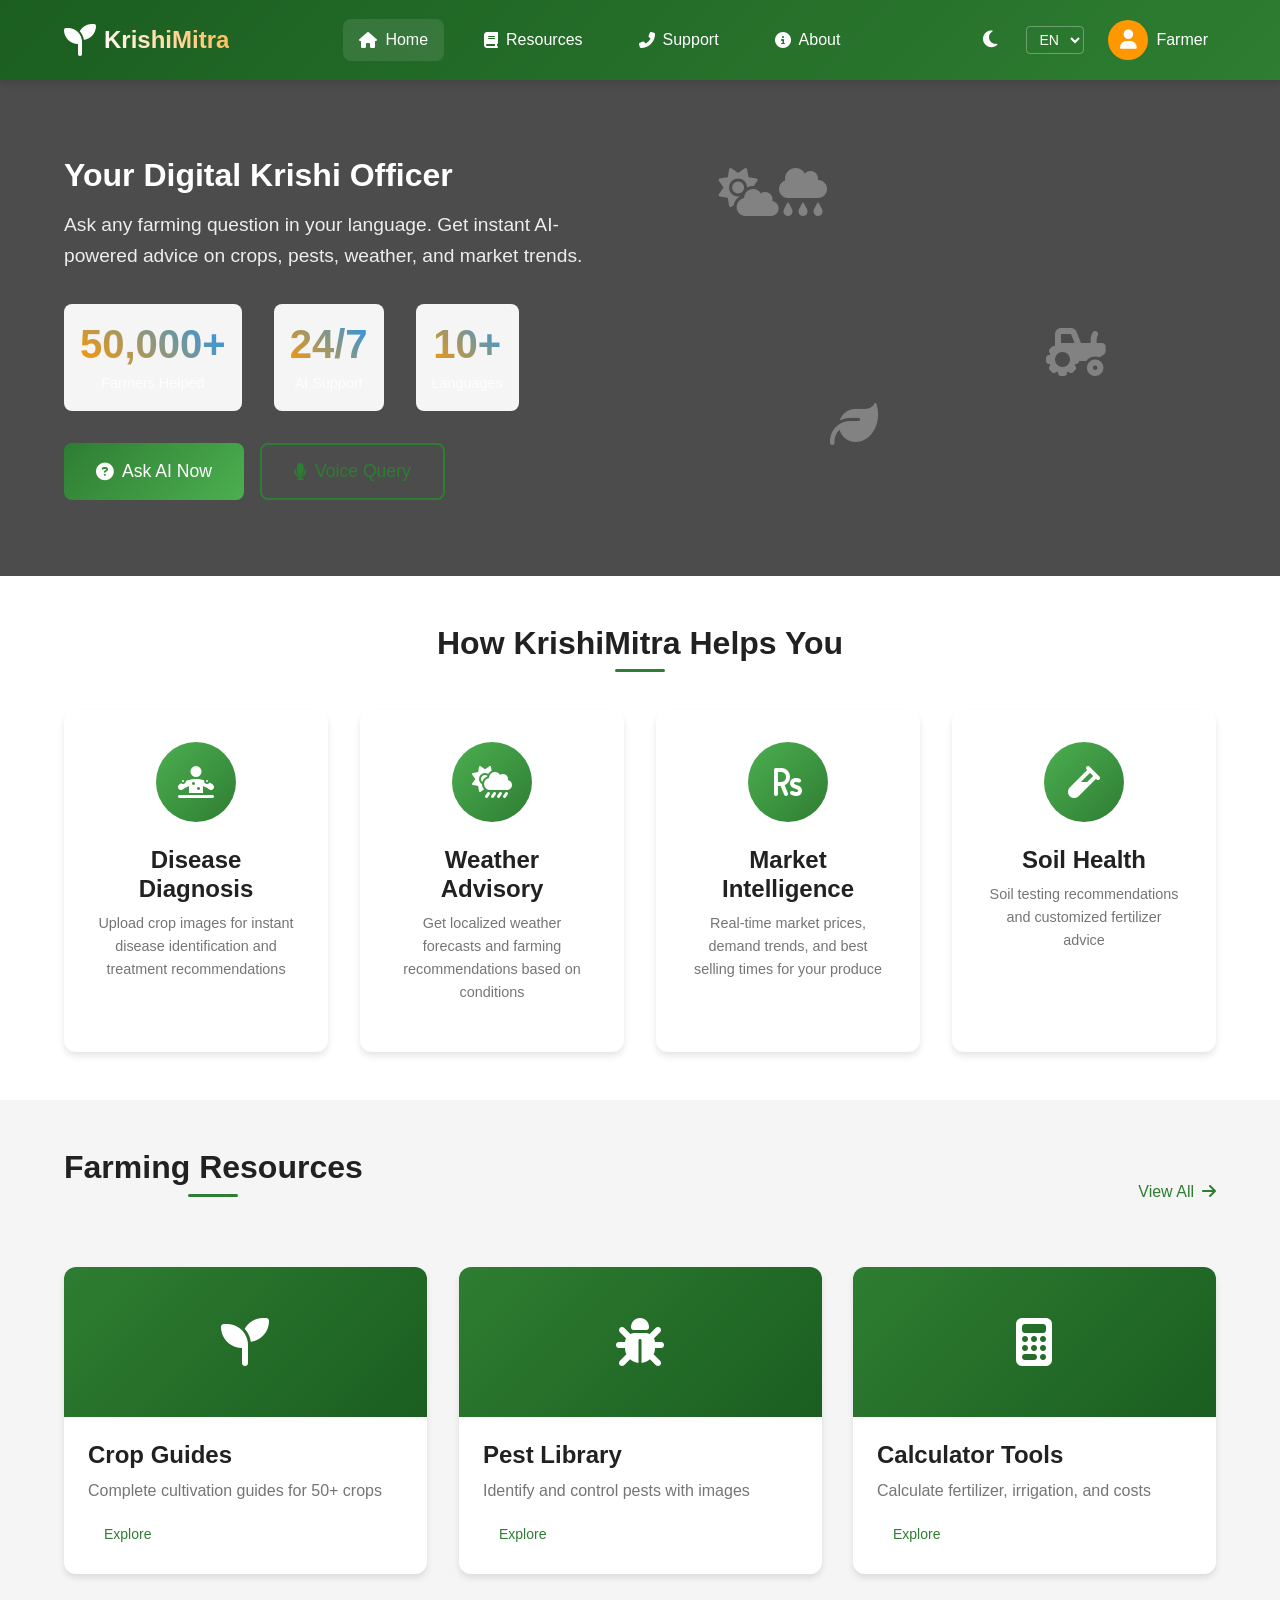
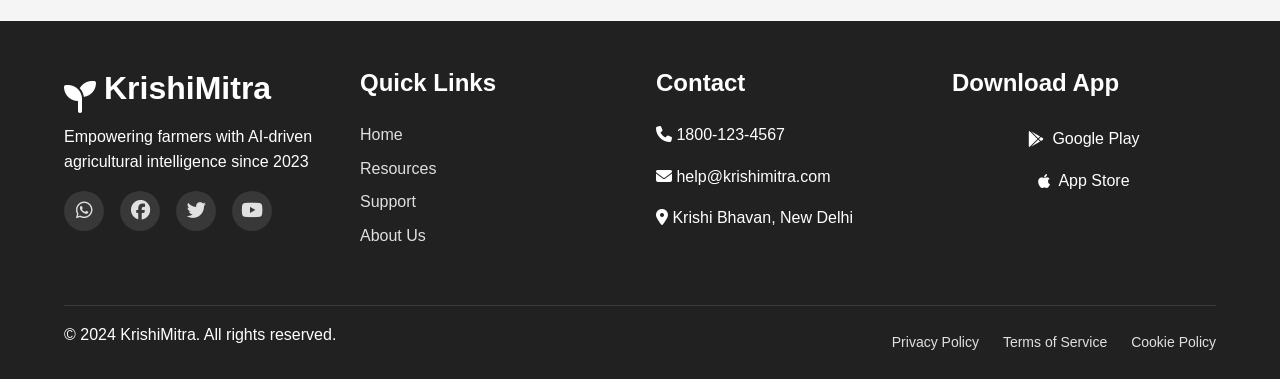
<file: index.html>
<!DOCTYPE html>
<html lang="en">
<head>
    <meta charset="UTF-8">
    <meta name="viewport" content="width=device-width, initial-scale=1.0">
    <title>KrishiMitra - AI Farmer Advisory</title>
    <link rel="stylesheet" href="css/style.css">
    <link rel="stylesheet" href="https://cdnjs.cloudflare.com/ajax/libs/font-awesome/6.4.0/css/all.min.css">
    <link rel="stylesheet" href="https://cdnjs.cloudflare.com/ajax/libs/animate.css/4.1.1/animate.min.css">
</head>
<body>
    <!-- Header -->
    <header id="main-header">
        <div class="container">
            <nav class="navbar">
                <div class="logo" id="homeBtn">
                    <i class="fas fa-seedling"></i>
                    <h1>KrishiMitra</h1>
                </div>
                
                <div class="nav-menu" id="navMenu">
                    <a href="index.html" class="nav-link active">
                        <i class="fas fa-home"></i> Home
                    </a>
                    <a href="resources.html" class="nav-link">
                        <i class="fas fa-book"></i> Resources
                    </a>
                    <a href="support.html" class="nav-link">
                        <i class="fas fa-phone-alt"></i> Support
                    </a>
                    <a href="about.html" class="nav-link">
                        <i class="fas fa-info-circle"></i> About
                    </a>
                </div>
                
                <div class="user-actions">
                    <button class="theme-toggle" id="themeToggle">
                        <i class="fas fa-moon"></i>
                    </button>
                    
                    <div class="language-selector-small">
                        <select id="currentLanguage">
                            <option value="en">EN</option>
                            <option value="hi">HI</option>
                            <option value="ml">ML</option>
                            <option value="ta">TA</option>
                        </select>
                    </div>
                    
                    <div class="user-profile" id="userProfile">
                        <div class="avatar" id="userAvatar">
                            <i class="fas fa-user"></i>
                        </div>
                        <span id="userName">Farmer</span>
                        <div class="dropdown" id="profileDropdown">
                            <a href="profile.html">
                                <i class="fas fa-user-circle"></i> Profile
                            </a>
                            <a href="login.html" id="logoutBtn">
                                <i class="fas fa-sign-out-alt"></i> Logout
                            </a>
                        </div>
                    </div>
                    
                    <button class="menu-toggle" id="menuToggle">
                        <i class="fas fa-bars"></i>
                    </button>
                </div>
            </nav>
        </div>
    </header>

    <!-- Hero Section -->
    <section class="hero">
        <div class="container">
            <div class="hero-content animate__animated animate__fadeInUp">
                <h2>Your Digital Krishi Officer</h2>
                <p class="hero-subtitle">Ask any farming question in your language. Get instant AI-powered advice on crops, pests, weather, and market trends.</p>
                
                <div class="hero-stats">
                    <div class="stat">
                        <h3>50,000+</h3>
                        <p>Farmers Helped</p>
                    </div>
                    <div class="stat">
                        <h3>24/7</h3>
                        <p>AI Support</p>
                    </div>
                    <div class="stat">
                        <h3>10+</h3>
                        <p>Languages</p>
                    </div>
                </div>
                
                <div class="hero-buttons">
                    <button class="btn btn-primary btn-lg" id="askQuestionBtn">
                        <i class="fas fa-question-circle"></i> Ask AI Now
                    </button>
                    <button class="btn btn-outline btn-lg" id="voiceQueryBtn">
                        <i class="fas fa-microphone"></i> Voice Query
                    </button>
                </div>
            </div>
            
            <div class="hero-image animate__animated animate__fadeInRight">
                <div class="floating-icons">
                    <i class="fas fa-cloud-sun rain-animation"></i>
                    <i class="fas fa-tractor move-animation"></i>
                    <i class="fas fa-leaf spin-animation"></i>
                </div>
            </div>
        </div>
    </section>

    <!-- AI Chat Interface -->
    <section class="ai-chat-section" id="aiChatSection">
        <div class="container">
            <div class="chat-container animate__animated animate__slideInUp">
                <div class="chat-header">
                    <div class="chat-title">
                        <i class="fas fa-robot"></i>
                        <h3>KrishiMitra AI Assistant</h3>
                        <span class="badge">Online</span>
                    </div>
                    <button class="btn btn-icon" id="closeChatBtn">
                        <i class="fas fa-times"></i>
                    </button>
                </div>
                
                <div class="chat-body" id="chatBody">
                    <div class="message ai-message">
                        <div class="message-avatar">
                            <i class="fas fa-robot"></i>
                        </div>
                        <div class="message-content">
                            <p>Namaskar! I'm your KrishiMitra AI assistant. Ask me anything about farming in your preferred language. You can ask about crop diseases, weather advice, market prices, or any farming-related query.</p>
                        </div>
                    </div>
                </div>
                
                <div class="chat-input-container">
                    <div class="input-methods">
                        <button class="input-method active" data-type="text">
                            <i class="fas fa-keyboard"></i> Text
                        </button>
                        <button class="input-method" data-type="voice">
                            <i class="fas fa-microphone"></i> Voice
                        </button>
                        <button class="input-method" data-type="image">
                            <i class="fas fa-camera"></i> Image
                        </button>
                    </div>
                    
                    <div class="chat-input-group">
                        <textarea 
                            id="chatInput" 
                            placeholder="Type your farming question here... (e.g., How to treat leaf spot in banana?)"
                            rows="3"
                        ></textarea>
                        
                        <div class="input-actions">
                            <label for="imageUpload" class="btn btn-icon">
                                <i class="fas fa-image"></i>
                            </label>
                            <input type="file" id="imageUpload" accept="image/*" hidden>
                            
                            <button class="btn btn-primary" id="sendMessageBtn">
                                <i class="fas fa-paper-plane"></i> Send
                            </button>
                        </div>
                    </div>
                    
                    <div class="quick-questions">
                        <p>Try asking:</p>
                        <div class="quick-buttons">
                            <button class="quick-btn" data-question="Best time to sow paddy in Kerala?">
                                Best sowing time?
                            </button>
                            <button class="quick-btn" data-question="Organic pesticide for tomato worms?">
                                Organic pesticides?
                            </button>
                            <button class="quick-btn" data-question="Current market price for coconut?">
                                Market prices?
                            </button>
                        </div>
                    </div>
                </div>
            </div>
        </div>
    </section>

    <!-- Features Section -->
    <section class="features-section">
        <div class="container">
            <h2 class="section-title">How KrishiMitra Helps You</h2>
            
            <div class="features-grid">
                <div class="feature-card animate__animated" data-animation="fadeInUp">
                    <div class="feature-icon pulse-animation">
                        <i class="fas fa-diagnoses"></i>
                    </div>
                    <h3>Disease Diagnosis</h3>
                    <p>Upload crop images for instant disease identification and treatment recommendations</p>
                </div>
                
                <div class="feature-card animate__animated" data-animation="fadeInUp">
                    <div class="feature-icon">
                        <i class="fas fa-cloud-sun-rain"></i>
                    </div>
                    <h3>Weather Advisory</h3>
                    <p>Get localized weather forecasts and farming recommendations based on conditions</p>
                </div>
                
                <div class="feature-card animate__animated" data-animation="fadeInUp">
                    <div class="feature-icon">
                        <i class="fas fa-rupee-sign"></i>
                    </div>
                    <h3>Market Intelligence</h3>
                    <p>Real-time market prices, demand trends, and best selling times for your produce</p>
                </div>
                
                <div class="feature-card animate__animated" data-animation="fadeInUp">
                    <div class="feature-icon">
                        <i class="fas fa-vial"></i>
                    </div>
                    <h3>Soil Health</h3>
                    <p>Soil testing recommendations and customized fertilizer advice</p>
                </div>
            </div>
        </div>
    </section>

    <!-- Resources Preview -->
    <section class="resources-preview">
        <div class="container">
            <div class="section-header">
                <h2 class="section-title">Farming Resources</h2>
                <a href="resources.html" class="btn btn-link">
                    View All <i class="fas fa-arrow-right"></i>
                </a>
            </div>
            
            <div class="resources-grid">
                <div class="resource-card animate__animated" data-animation="flipInY">
                    <div class="resource-image">
                        <i class="fas fa-seedling"></i>
                    </div>
                    <div class="resource-content">
                        <h3>Crop Guides</h3>
                        <p>Complete cultivation guides for 50+ crops</p>
                        <a href="resources.html#crop-guides" class="btn btn-sm">Explore</a>
                    </div>
                </div>
                
                <div class="resource-card animate__animated" data-animation="flipInY">
                    <div class="resource-image">
                        <i class="fas fa-bug"></i>
                    </div>
                    <div class="resource-content">
                        <h3>Pest Library</h3>
                        <p>Identify and control pests with images</p>
                        <a href="resources.html#pest-library" class="btn btn-sm">Explore</a>
                    </div>
                </div>
                
                <div class="resource-card animate__animated" data-animation="flipInY">
                    <div class="resource-image">
                        <i class="fas fa-calculator"></i>
                    </div>
                    <div class="resource-content">
                        <h3>Calculator Tools</h3>
                        <p>Calculate fertilizer, irrigation, and costs</p>
                        <a href="resources.html#calculators" class="btn btn-sm">Explore</a>
                    </div>
                </div>
            </div>
        </div>
    </section>

    <!-- Footer -->
    <footer>
        <div class="container">
            <div class="footer-grid">
                <div class="footer-col">
                    <div class="logo">
                        <i class="fas fa-seedling"></i>
                        <h2>KrishiMitra</h2>
                    </div>
                    <p>Empowering farmers with AI-driven agricultural intelligence since 2023</p>
                    <div class="social-links">
                        <a href="#"><i class="fab fa-whatsapp"></i></a>
                        <a href="#"><i class="fab fa-facebook"></i></a>
                        <a href="#"><i class="fab fa-twitter"></i></a>
                        <a href="#"><i class="fab fa-youtube"></i></a>
                    </div>
                </div>
                
                <div class="footer-col">
                    <h3>Quick Links</h3>
                    <a href="index.html">Home</a>
                    <a href="resources.html">Resources</a>
                    <a href="support.html">Support</a>
                    <a href="about.html">About Us</a>
                </div>
                
                <div class="footer-col">
                    <h3>Contact</h3>
                    <p><i class="fas fa-phone"></i> 1800-123-4567</p>
                    <p><i class="fas fa-envelope"></i> help@krishimitra.com</p>
                    <p><i class="fas fa-map-marker-alt"></i> Krishi Bhavan, New Delhi</p>
                </div>
                
                <div class="footer-col">
                    <h3>Download App</h3>
                    <div class="app-buttons">
                        <button class="btn btn-app">
                            <i class="fab fa-google-play"></i> Google Play
                        </button>
                        <button class="btn btn-app">
                            <i class="fab fa-apple"></i> App Store
                        </button>
                    </div>
                </div>
            </div>
            
            <div class="footer-bottom">
                <p>&copy; 2024 KrishiMitra. All rights reserved.</p>
                <div class="footer-links">
                    <a href="#">Privacy Policy</a>
                    <a href="#">Terms of Service</a>
                    <a href="#">Cookie Policy</a>
                </div>
            </div>
        </div>
    </footer>

    <!-- Scripts -->
    <script src="js/script.js"></script>
    <script src="js/ai-service.js"></script>
</body>
</html>
</file>
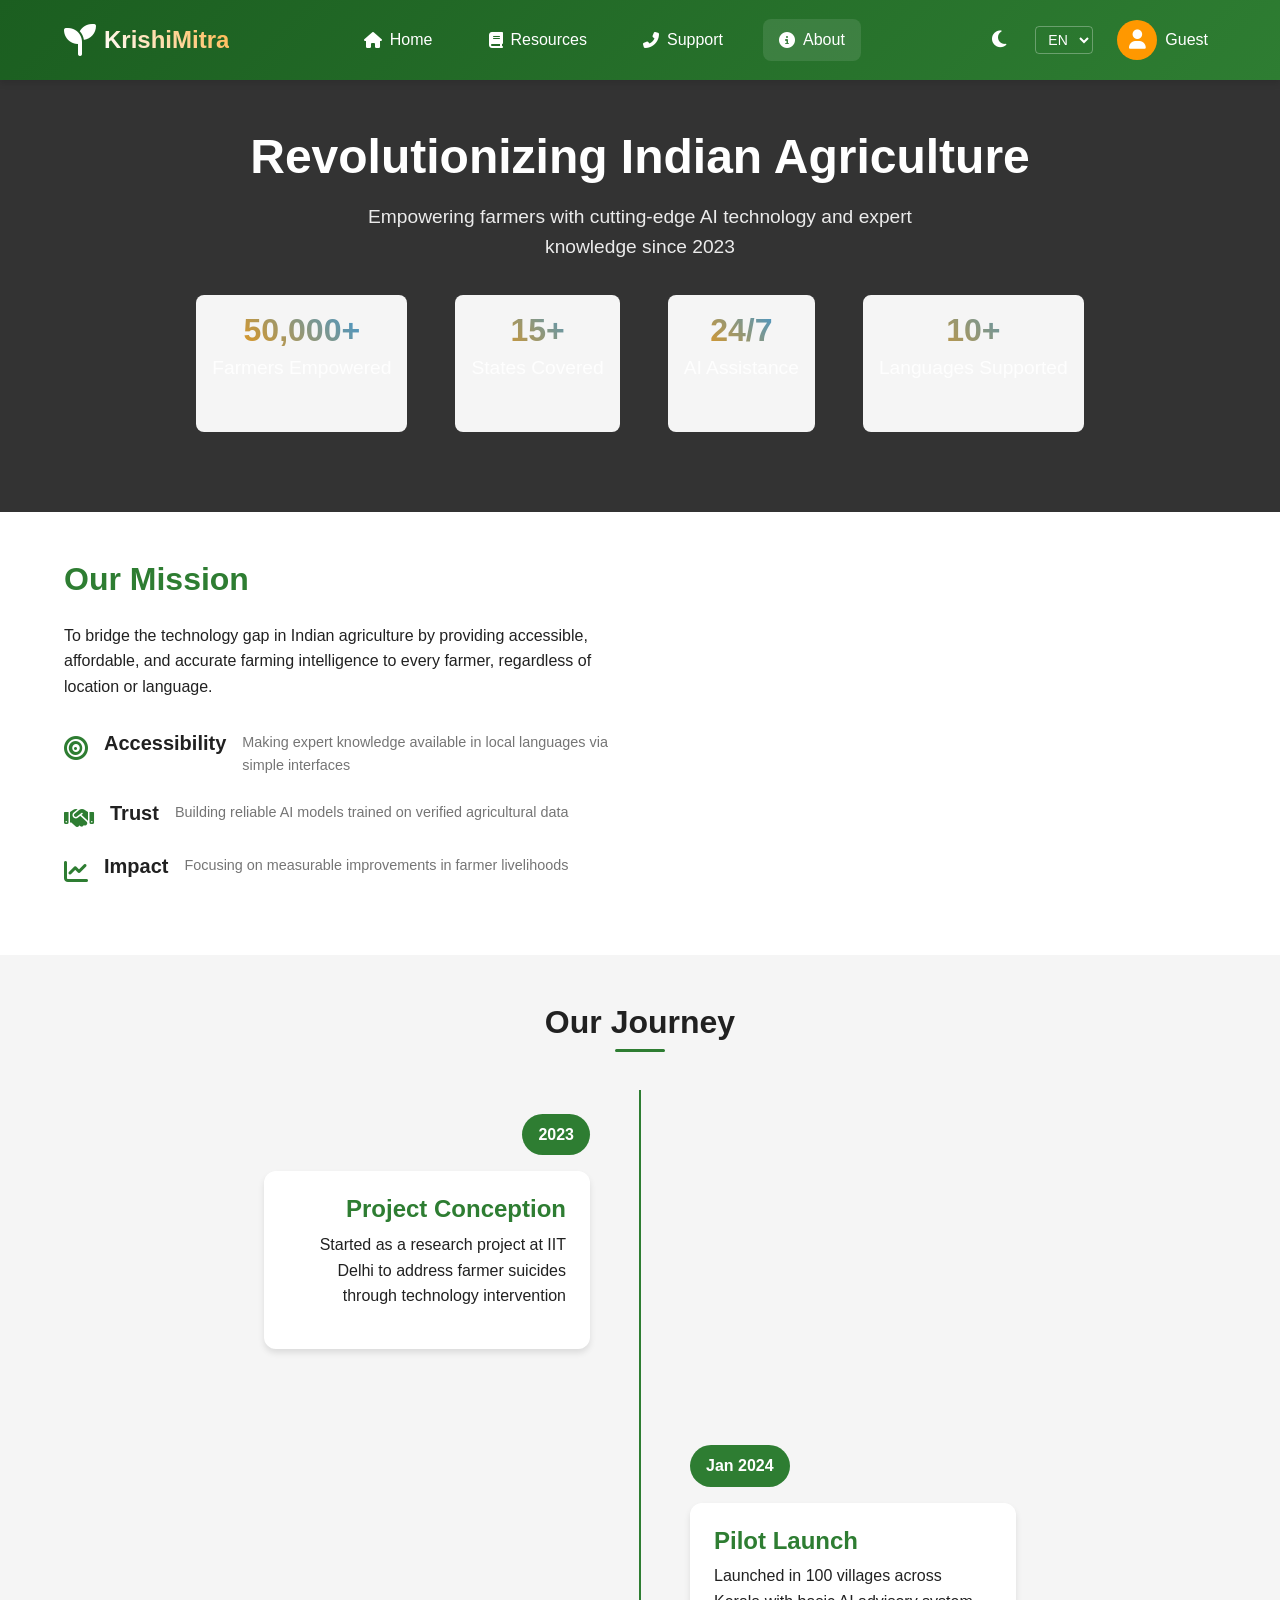
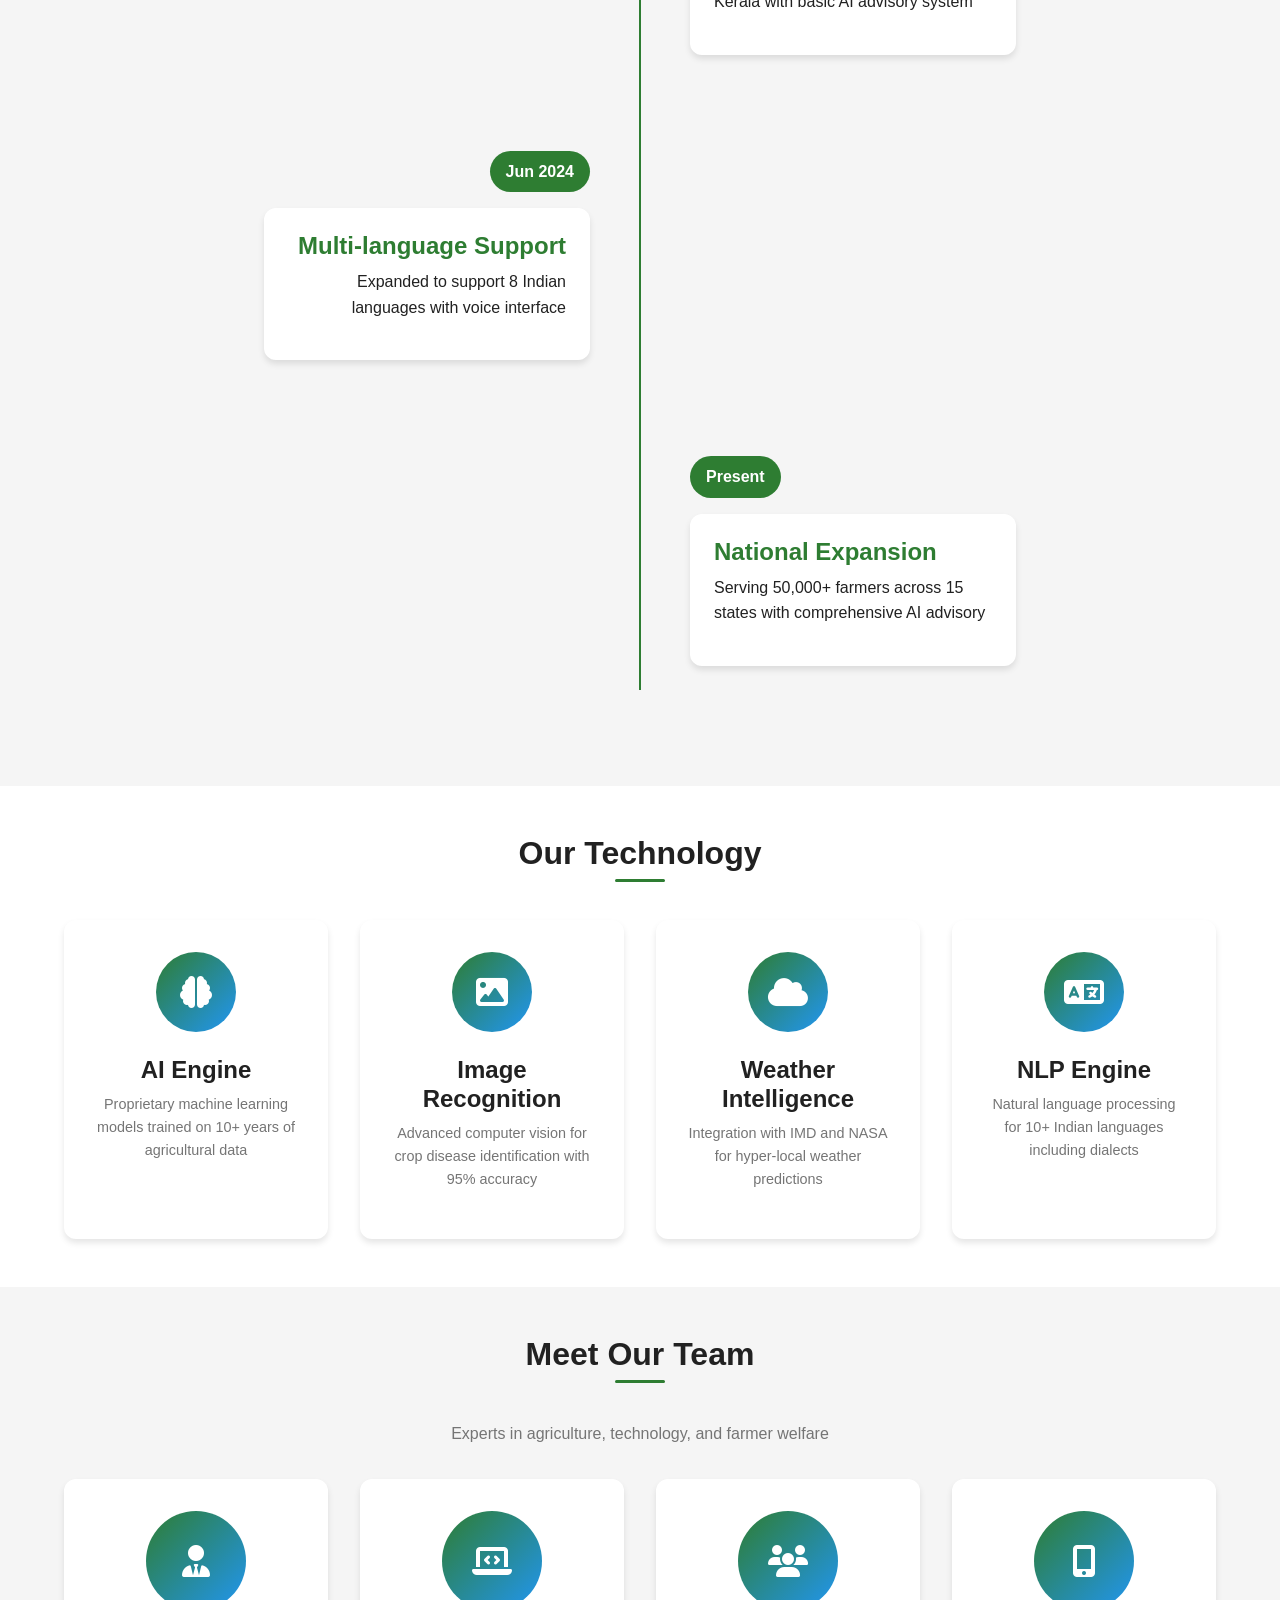
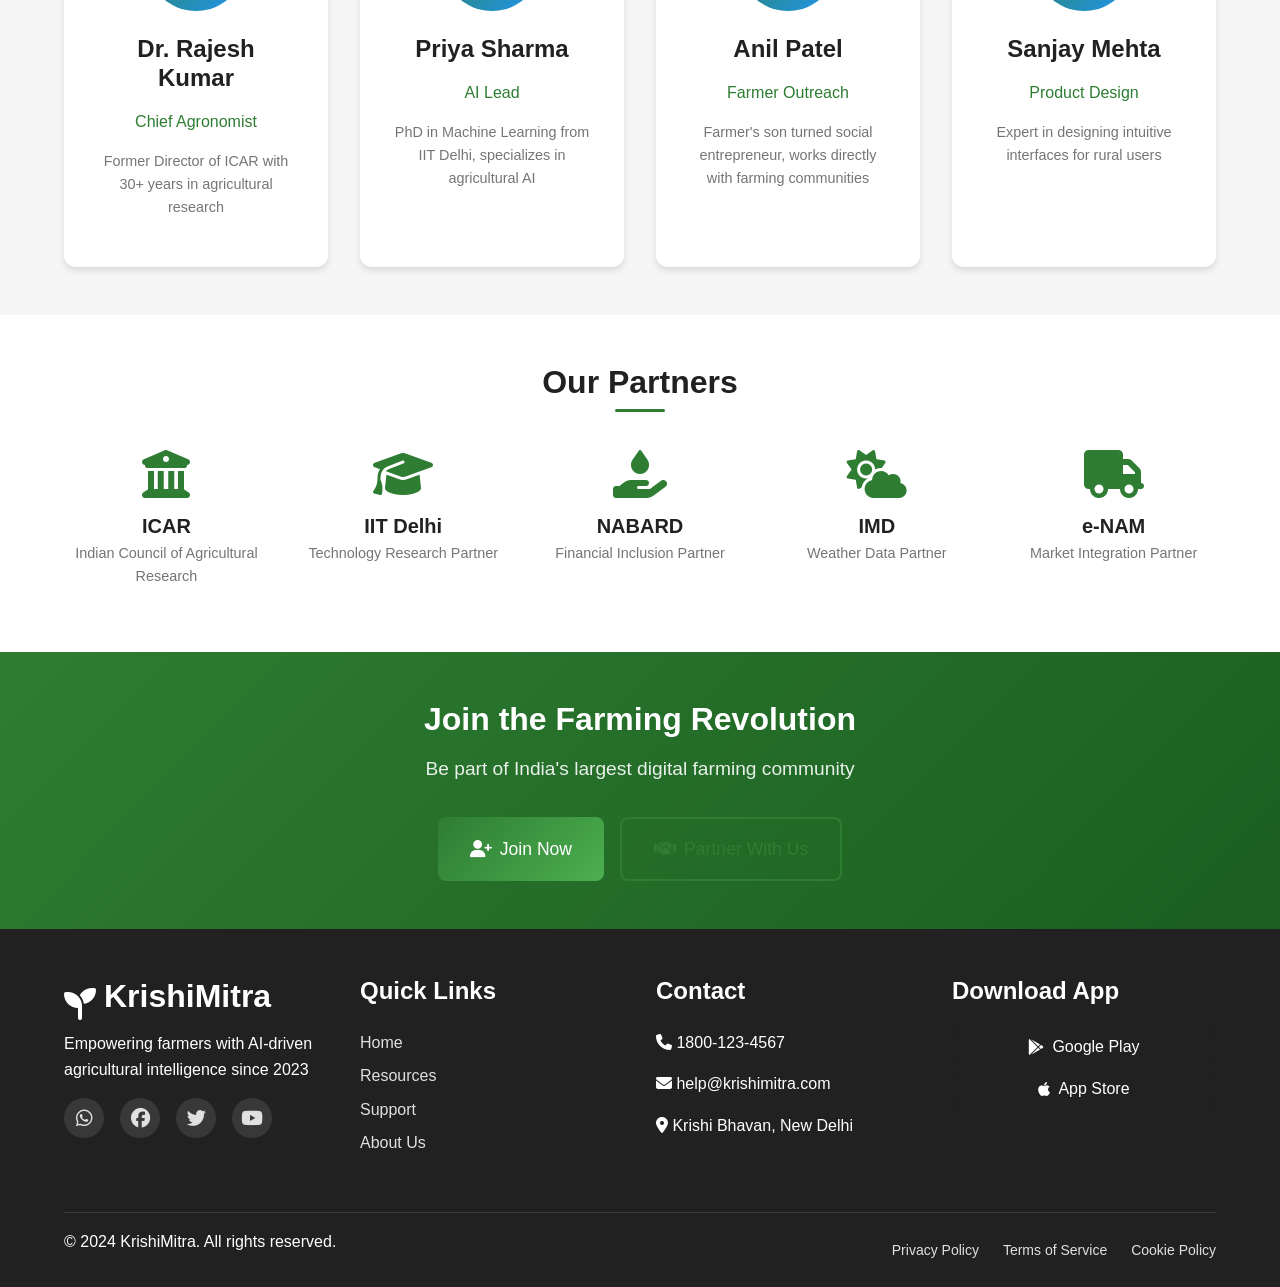
<file: about.html>
<!DOCTYPE html>
<html lang="en">
<head>
    <meta charset="UTF-8">
    <meta name="viewport" content="width=device-width, initial-scale=1.0">
    <title>About Us - KrishiMitra</title>
    <link rel="stylesheet" href="css/style.css">
    <link rel="stylesheet" href="https://cdnjs.cloudflare.com/ajax/libs/font-awesome/6.4.0/css/all.min.css">
    <link rel="stylesheet" href="https://cdnjs.cloudflare.com/ajax/libs/animate.css/4.1.1/animate.min.css">
</head>
<body>
    <!-- Header -->
    <header id="main-header">
        <div class="container">
            <nav class="navbar">
                <div class="logo" id="homeBtn">
                    <i class="fas fa-seedling"></i>
                    <h1>KrishiMitra</h1>
                </div>
                
                <div class="nav-menu" id="navMenu">
                    <a href="index.html" class="nav-link">
                        <i class="fas fa-home"></i> Home
                    </a>
                    <a href="resources.html" class="nav-link">
                        <i class="fas fa-book"></i> Resources
                    </a>
                    <a href="support.html" class="nav-link">
                        <i class="fas fa-phone-alt"></i> Support
                    </a>
                    <a href="about.html" class="nav-link active">
                        <i class="fas fa-info-circle"></i> About
                    </a>
                </div>
                
                <div class="user-actions">
                    <button class="theme-toggle" id="themeToggle">
                        <i class="fas fa-moon"></i>
                    </button>
                    
                    <div class="language-selector-small">
                        <select id="currentLanguage">
                            <option value="en">EN</option>
                            <option value="hi">HI</option>
                            <option value="ml">ML</option>
                            <option value="ta">TA</option>
                        </select>
                    </div>
                    
                    <div class="user-profile" id="userProfile">
                        <div class="avatar" id="userAvatar">
                            <i class="fas fa-user"></i>
                        </div>
                        <span id="userName">Guest</span>
                        <div class="dropdown" id="profileDropdown">
                            <a href="profile.html">
                                <i class="fas fa-user-circle"></i> Profile
                            </a>
                            <a href="login.html" id="logoutBtn">
                                <i class="fas fa-sign-out-alt"></i> Login
                            </a>
                        </div>
                    </div>
                    
                    <button class="menu-toggle" id="menuToggle">
                        <i class="fas fa-bars"></i>
                    </button>
                </div>
            </nav>
        </div>
    </header>

    <!-- About Hero -->
    <section class="about-hero">
        <div class="container">
            <div class="hero-content animate__animated animate__fadeInUp">
                <h1>Revolutionizing Indian Agriculture</h1>
                <p>Empowering farmers with cutting-edge AI technology and expert knowledge since 2023</p>
                <div class="hero-stats">
                    <div class="stat">
                        <h3>50,000+</h3>
                        <p>Farmers Empowered</p>
                    </div>
                    <div class="stat">
                        <h3>15+</h3>
                        <p>States Covered</p>
                    </div>
                    <div class="stat">
                        <h3>24/7</h3>
                        <p>AI Assistance</p>
                    </div>
                    <div class="stat">
                        <h3>10+</h3>
                        <p>Languages Supported</p>
                    </div>
                </div>
            </div>
        </div>
    </section>

    <!-- Mission Section -->
    <section class="about-mission">
        <div class="container">
            <div class="mission-grid">
                <div class="mission-content animate__animated animate__fadeInLeft">
                    <h2>Our Mission</h2>
                    <p>To bridge the technology gap in Indian agriculture by providing accessible, affordable, and accurate farming intelligence to every farmer, regardless of location or language.</p>
                    
                    <div class="mission-values">
                        <div class="value">
                            <i class="fas fa-bullseye"></i>
                            <h4>Accessibility</h4>
                            <p>Making expert knowledge available in local languages via simple interfaces</p>
                        </div>
                        <div class="value">
                            <i class="fas fa-handshake"></i>
                            <h4>Trust</h4>
                            <p>Building reliable AI models trained on verified agricultural data</p>
                        </div>
                        <div class="value">
                            <i class="fas fa-chart-line"></i>
                            <h4>Impact</h4>
                            <p>Focusing on measurable improvements in farmer livelihoods</p>
                        </div>
                    </div>
                </div>
                
                <div class="mission-image animate__animated animate__fadeInRight">
                    <i class="fas fa-hand-holding-seedling"></i>
                </div>
            </div>
        </div>
    </section>

    <!-- Journey Timeline -->
    <section class="journey-section">
        <div class="container">
            <h2 class="section-title">Our Journey</h2>
            
            <div class="timeline">
                <div class="timeline-item animate__animated" data-animation="fadeInUp">
                    <div class="timeline-date">2023</div>
                    <div class="timeline-content">
                        <h3>Project Conception</h3>
                        <p>Started as a research project at IIT Delhi to address farmer suicides through technology intervention</p>
                    </div>
                </div>
                
                <div class="timeline-item animate__animated" data-animation="fadeInUp">
                    <div class="timeline-date">Jan 2024</div>
                    <div class="timeline-content">
                        <h3>Pilot Launch</h3>
                        <p>Launched in 100 villages across Kerala with basic AI advisory system</p>
                    </div>
                </div>
                
                <div class="timeline-item animate__animated" data-animation="fadeInUp">
                    <div class="timeline-date">Jun 2024</div>
                    <div class="timeline-content">
                        <h3>Multi-language Support</h3>
                        <p>Expanded to support 8 Indian languages with voice interface</p>
                    </div>
                </div>
                
                <div class="timeline-item animate__animated" data-animation="fadeInUp">
                    <div class="timeline-date">Present</div>
                    <div class="timeline-content">
                        <h3>National Expansion</h3>
                        <p>Serving 50,000+ farmers across 15 states with comprehensive AI advisory</p>
                    </div>
                </div>
            </div>
        </div>
    </section>

    <!-- Technology Section -->
    <section class="technology-section">
        <div class="container">
            <h2 class="section-title">Our Technology</h2>
            
            <div class="tech-grid">
                <div class="tech-card animate__animated" data-animation="flipInY">
                    <div class="tech-icon">
                        <i class="fas fa-brain"></i>
                    </div>
                    <h3>AI Engine</h3>
                    <p>Proprietary machine learning models trained on 10+ years of agricultural data</p>
                </div>
                
                <div class="tech-card animate__animated" data-animation="flipInY">
                    <div class="tech-icon">
                        <i class="fas fa-image"></i>
                    </div>
                    <h3>Image Recognition</h3>
                    <p>Advanced computer vision for crop disease identification with 95% accuracy</p>
                </div>
                
                <div class="tech-card animate__animated" data-animation="flipInY">
                    <div class="tech-icon">
                        <i class="fas fa-cloud"></i>
                    </div>
                    <h3>Weather Intelligence</h3>
                    <p>Integration with IMD and NASA for hyper-local weather predictions</p>
                </div>
                
                <div class="tech-card animate__animated" data-animation="flipInY">
                    <div class="tech-icon">
                        <i class="fas fa-language"></i>
                    </div>
                    <h3>NLP Engine</h3>
                    <p>Natural language processing for 10+ Indian languages including dialects</p>
                </div>
            </div>
        </div>
    </section>

    <!-- Team Section -->
    <section class="team-section">
        <div class="container">
            <h2 class="section-title">Meet Our Team</h2>
            <p class="section-subtitle">Experts in agriculture, technology, and farmer welfare</p>
            
            <div class="team-grid">
                <div class="team-member animate__animated" data-animation="zoomIn">
                    <div class="member-avatar">
                        <i class="fas fa-user-tie"></i>
                    </div>
                    <h3>Dr. Rajesh Kumar</h3>
                    <p class="member-role">Chief Agronomist</p>
                    <p class="member-bio">Former Director of ICAR with 30+ years in agricultural research</p>
                </div>
                
                <div class="team-member animate__animated" data-animation="zoomIn">
                    <div class="member-avatar">
                        <i class="fas fa-laptop-code"></i>
                    </div>
                    <h3>Priya Sharma</h3>
                    <p class="member-role">AI Lead</p>
                    <p class="member-bio">PhD in Machine Learning from IIT Delhi, specializes in agricultural AI</p>
                </div>
                
                <div class="team-member animate__animated" data-animation="zoomIn">
                    <div class="member-avatar">
                        <i class="fas fa-users"></i>
                    </div>
                    <h3>Anil Patel</h3>
                    <p class="member-role">Farmer Outreach</p>
                    <p class="member-bio">Farmer's son turned social entrepreneur, works directly with farming communities</p>
                </div>
                
                <div class="team-member animate__animated" data-animation="zoomIn">
                    <div class="member-avatar">
                        <i class="fas fa-mobile-alt"></i>
                    </div>
                    <h3>Sanjay Mehta</h3>
                    <p class="member-role">Product Design</p>
                    <p class="member-bio">Expert in designing intuitive interfaces for rural users</p>
                </div>
            </div>
        </div>
    </section>

    <!-- Partners Section -->
    <section class="partners-section">
        <div class="container">
            <h2 class="section-title">Our Partners</h2>
            
            <div class="partners-grid">
                <div class="partner">
                    <i class="fas fa-university"></i>
                    <h4>ICAR</h4>
                    <p>Indian Council of Agricultural Research</p>
                </div>
                
                <div class="partner">
                    <i class="fas fa-graduation-cap"></i>
                    <h4>IIT Delhi</h4>
                    <p>Technology Research Partner</p>
                </div>
                
                <div class="partner">
                    <i class="fas fa-hand-holding-water"></i>
                    <h4>NABARD</h4>
                    <p>Financial Inclusion Partner</p>
                </div>
                
                <div class="partner">
                    <i class="fas fa-cloud-sun"></i>
                    <h4>IMD</h4>
                    <p>Weather Data Partner</p>
                </div>
                
                <div class="partner">
                    <i class="fas fa-truck"></i>
                    <h4>e-NAM</h4>
                    <p>Market Integration Partner</p>
                </div>
            </div>
        </div>
    </section>

    <!-- CTA Section -->
    <section class="cta-section">
        <div class="container">
            <div class="cta-content animate__animated animate__pulse">
                <h2>Join the Farming Revolution</h2>
                <p>Be part of India's largest digital farming community</p>
                <div class="cta-buttons">
                    <a href="signup.html" class="btn btn-primary btn-lg">
                        <i class="fas fa-user-plus"></i> Join Now
                    </a>
                    <a href="support.html" class="btn btn-outline btn-lg">
                        <i class="fas fa-handshake"></i> Partner With Us
                    </a>
                </div>
            </div>
        </div>
    </section>

    <!-- Footer -->
    <footer>
        <div class="container">
            <div class="footer-grid">
                <div class="footer-col">
                    <div class="logo">
                        <i class="fas fa-seedling"></i>
                        <h2>KrishiMitra</h2>
                    </div>
                    <p>Empowering farmers with AI-driven agricultural intelligence since 2023</p>
                    <div class="social-links">
                        <a href="#"><i class="fab fa-whatsapp"></i></a>
                        <a href="#"><i class="fab fa-facebook"></i></a>
                        <a href="#"><i class="fab fa-twitter"></i></a>
                        <a href="#"><i class="fab fa-youtube"></i></a>
                    </div>
                </div>
                
                <div class="footer-col">
                    <h3>Quick Links</h3>
                    <a href="index.html">Home</a>
                    <a href="resources.html">Resources</a>
                    <a href="support.html">Support</a>
                    <a href="about.html">About Us</a>
                </div>
                
                <div class="footer-col">
                    <h3>Contact</h3>
                    <p><i class="fas fa-phone"></i> 1800-123-4567</p>
                    <p><i class="fas fa-envelope"></i> help@krishimitra.com</p>
                    <p><i class="fas fa-map-marker-alt"></i> Krishi Bhavan, New Delhi</p>
                </div>
                
                <div class="footer-col">
                    <h3>Download App</h3>
                    <div class="app-buttons">
                        <button class="btn btn-app">
                            <i class="fab fa-google-play"></i> Google Play
                        </button>
                        <button class="btn btn-app">
                            <i class="fab fa-apple"></i> App Store
                        </button>
                    </div>
                </div>
            </div>
            
            <div class="footer-bottom">
                <p>&copy; 2024 KrishiMitra. All rights reserved.</p>
                <div class="footer-links">
                    <a href="#">Privacy Policy</a>
                    <a href="#">Terms of Service</a>
                    <a href="#">Cookie Policy</a>
                </div>
            </div>
        </div>
    </footer>

    <script src="js/script.js"></script>
</body>
</html>
</file>
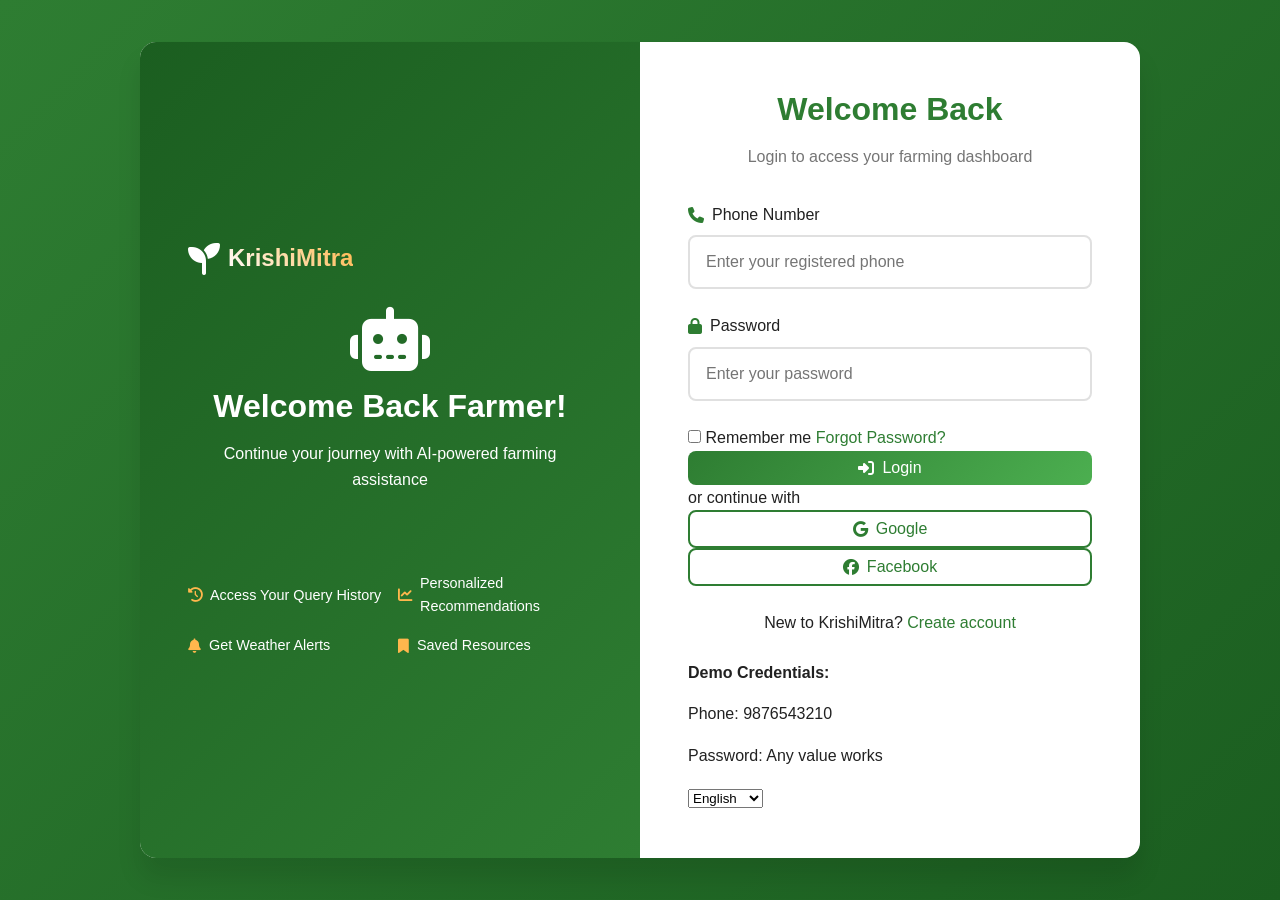
<file: login.html>
<!DOCTYPE html>
<html lang="en">
<head>
    <meta charset="UTF-8">
    <meta name="viewport" content="width=device-width, initial-scale=1.0">
    <title>KrishiMitra - Login</title>
    <link rel="stylesheet" href="css/style.css">
    <link rel="stylesheet" href="https://cdnjs.cloudflare.com/ajax/libs/font-awesome/6.4.0/css/all.min.css">
    <link rel="stylesheet" href="https://cdnjs.cloudflare.com/ajax/libs/animate.css/4.1.1/animate.min.css">
</head>
<body class="auth-page">
    <div class="auth-container">
        <div class="auth-left animate__animated animate__fadeInLeft">
            <div class="logo">
                <i class="fas fa-seedling"></i>
                <h1>KrishiMitra</h1>
            </div>
            <div class="auth-illustration">
                <i class="fas fa-robot"></i>
                <h2>Welcome Back Farmer!</h2>
                <p>Continue your journey with AI-powered farming assistance</p>
            </div>
            <div class="features">
                <div class="feature">
                    <i class="fas fa-history"></i>
                    <span>Access Your Query History</span>
                </div>
                <div class="feature">
                    <i class="fas fa-chart-line"></i>
                    <span>Personalized Recommendations</span>
                </div>
                <div class="feature">
                    <i class="fas fa-bell"></i>
                    <span>Get Weather Alerts</span>
                </div>
                <div class="feature">
                    <i class="fas fa-bookmark"></i>
                    <span>Saved Resources</span>
                </div>
            </div>
        </div>
        
        <div class="auth-right animate__animated animate__fadeInRight">
            <form id="loginForm" class="auth-form">
                <h2>Welcome Back</h2>
                <p class="subtitle">Login to access your farming dashboard</p>
                
                <div class="form-group">
                    <label for="loginPhone">
                        <i class="fas fa-phone"></i> Phone Number
                    </label>
                    <input type="tel" id="loginPhone" placeholder="Enter your registered phone" required>
                    <div class="error-message"></div>
                </div>
                
                <div class="form-group">
                    <label for="loginPassword">
                        <i class="fas fa-lock"></i> Password
                    </label>
                    <input type="password" id="loginPassword" placeholder="Enter your password" required>
                    <div class="error-message"></div>
                </div>
                
                <div class="form-options">
                    <label class="checkbox">
                        <input type="checkbox" id="rememberMe">
                        <span>Remember me</span>
                    </label>
                    <a href="#" class="forgot-password">Forgot Password?</a>
                </div>
                
                <button type="submit" class="btn btn-primary btn-block">
                    <i class="fas fa-sign-in-alt"></i> Login
                </button>
                
                <div class="divider">
                    <span>or continue with</span>
                </div>
                
                <div class="social-login">
                    <button type="button" class="btn btn-outline btn-block">
                        <i class="fab fa-google"></i> Google
                    </button>
                    <button type="button" class="btn btn-outline btn-block">
                        <i class="fab fa-facebook"></i> Facebook
                    </button>
                </div>
                
                <div class="auth-links">
                    <p>New to KrishiMitra? <a href="signup.html">Create account</a></p>
                </div>
            </form>
            
            <div class="demo-credentials">
                <p><strong>Demo Credentials:</strong></p>
                <p>Phone: 9876543210</p>
                <p>Password: Any value works</p>
            </div>
            
            <div class="language-selector">
                <select id="siteLanguage">
                    <option value="en">English</option>
                    <option value="hi">हिंदी</option>
                    <option value="ml">മലയാളം</option>
                    <option value="ta">தமிழ்</option>
                </select>
            </div>
        </div>
    </div>
    
    <!-- Forgot Password Modal -->
    <div class="modal" id="forgotPasswordModal">
        <div class="modal-content">
            <div class="modal-header">
                <h3>Reset Password</h3>
                <button class="close-modal">&times;</button>
            </div>
            <div class="modal-body">
                <form id="resetPasswordForm">
                    <div class="form-group">
                        <label>Registered Phone Number</label>
                        <input type="tel" placeholder="Enter your phone number" required>
                    </div>
                    <button type="submit" class="btn btn-primary btn-block">
                        Send OTP
                    </button>
                </form>
            </div>
        </div>
    </div>
    
    <script src="js/script.js"></script>
</body>
</html>
</file>
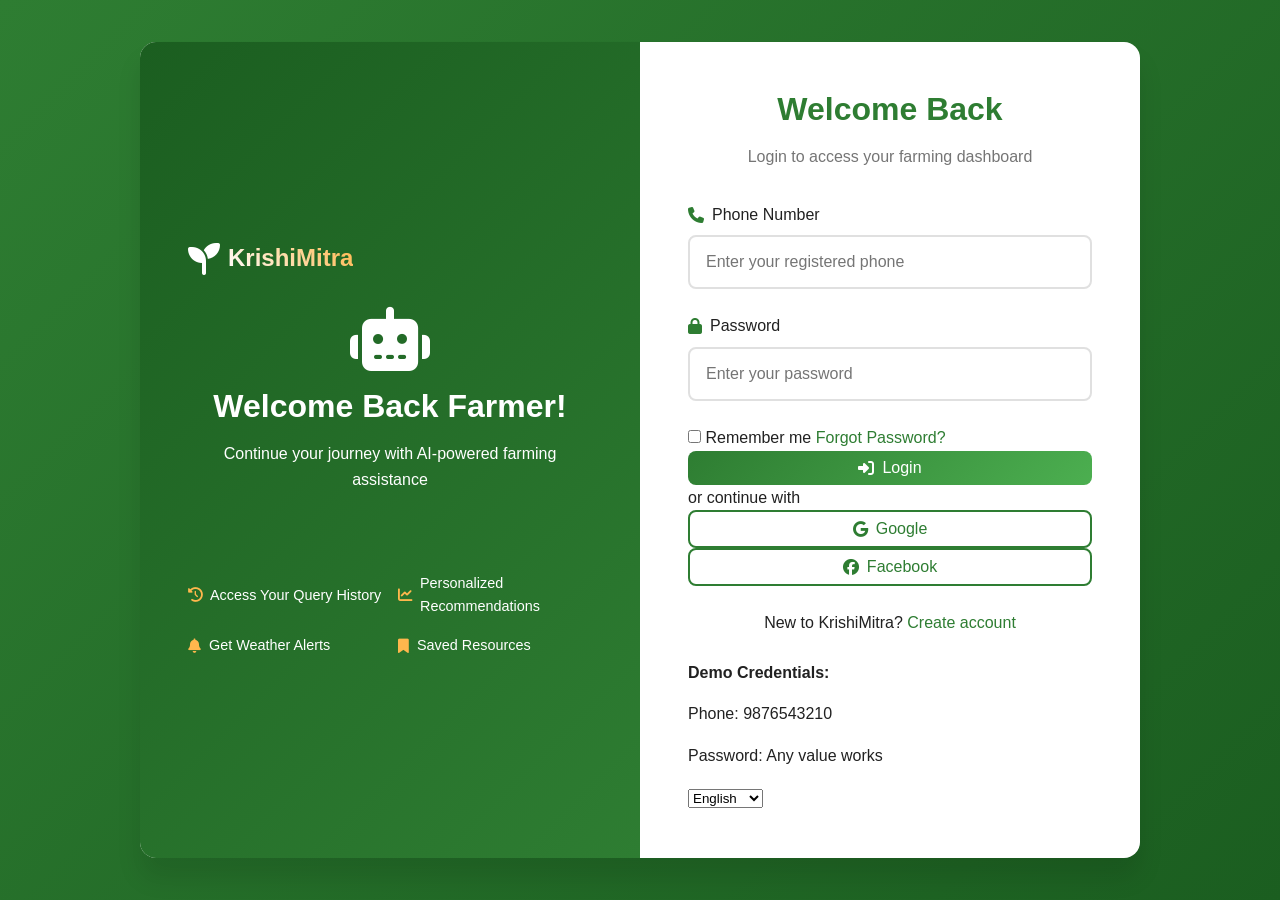
<file: profile.html>
<!DOCTYPE html>
<html lang="en">
<head>
    <meta charset="UTF-8">
    <meta name="viewport" content="width=device-width, initial-scale=1.0">
    <title>My Profile - KrishiMitra</title>
    <link rel="stylesheet" href="css/style.css">
    <link rel="stylesheet" href="https://cdnjs.cloudflare.com/ajax/libs/font-awesome/6.4.0/css/all.min.css">
    <link rel="stylesheet" href="https://cdnjs.cloudflare.com/ajax/libs/animate.css/4.1.1/animate.min.css">
</head>
<body>
    <!-- Header -->
    <header id="main-header">
        <div class="container">
            <nav class="navbar">
                <div class="logo" id="homeBtn">
                    <i class="fas fa-seedling"></i>
                    <h1>KrishiMitra</h1>
                </div>
                
                <div class="nav-menu" id="navMenu">
                    <a href="index.html" class="nav-link">
                        <i class="fas fa-home"></i> Home
                    </a>
                    <a href="resources.html" class="nav-link">
                        <i class="fas fa-book"></i> Resources
                    </a>
                    <a href="support.html" class="nav-link">
                        <i class="fas fa-phone-alt"></i> Support
                    </a>
                    <a href="about.html" class="nav-link">
                        <i class="fas fa-info-circle"></i> About
                    </a>
                </div>
                
                <div class="user-actions">
                    <button class="theme-toggle" id="themeToggle">
                        <i class="fas fa-moon"></i>
                    </button>
                    
                    <div class="language-selector-small">
                        <select id="currentLanguage">
                            <option value="en">EN</option>
                            <option value="hi">HI</option>
                            <option value="ml">ML</option>
                            <option value="ta">TA</option>
                        </select>
                    </div>
                    
                    <div class="user-profile" id="userProfile">
                        <div class="avatar" id="userAvatar">
                            <i class="fas fa-user"></i>
                        </div>
                        <span id="userName">Loading...</span>
                        <div class="dropdown" id="profileDropdown">
                            <a href="profile.html" class="active">
                                <i class="fas fa-user-circle"></i> Profile
                            </a>
                            <a href="login.html" id="logoutBtn">
                                <i class="fas fa-sign-out-alt"></i> Logout
                            </a>
                        </div>
                    </div>
                    
                    <button class="menu-toggle" id="menuToggle">
                        <i class="fas fa-bars"></i>
                    </button>
                </div>
            </nav>
        </div>
    </header>

    <!-- Profile Container -->
    <section class="profile-container">
        <div class="container">
            <a href="index.html" class="back-btn">
                <i class="fas fa-arrow-left"></i> Back to Home
            </a>
            
            <div class="profile-header animate__animated animate__fadeIn">
                <div class="profile-avatar">
                    <i class="fas fa-user-tie"></i>
                    <div class="edit-btn" id="editAvatarBtn">
                        <i class="fas fa-camera"></i>
                    </div>
                </div>
                
                <div class="profile-info">
                    <h2 id="profileName">Loading...</h2>
                    <p class="profile-location" id="profileLocation">
                        <i class="fas fa-map-marker-alt"></i> Loading...
                    </p>
                    <p class="profile-member-since" id="memberSince">
                        <i class="fas fa-calendar-alt"></i> Member since Loading...
                    </p>
                    
                    <div class="profile-stats">
                        <div class="profile-stat">
                            <h3 id="totalQueries">0</h3>
                            <p>Questions Asked</p>
                        </div>
                        <div class="profile-stat">
                            <h3 id="savedResources">0</h3>
                            <p>Saved Resources</p>
                        </div>
                        <div class="profile-stat">
                            <h3 id="aiInteractions">0</h3>
                            <p>AI Interactions</p>
                        </div>
                    </div>
                </div>
            </div>
            
            <div class="profile-tabs">
                <button class="tab-btn active" data-tab="overview">
                    <i class="fas fa-chart-line"></i> Overview
                </button>
                <button class="tab-btn" data-tab="queries">
                    <i class="fas fa-question-circle"></i> My Queries
                </button>
                <button class="tab-btn" data-tab="saved">
                    <i class="fas fa-bookmark"></i> Saved Items
                </button>
                <button class="tab-btn" data-tab="settings">
                    <i class="fas fa-cog"></i> Settings
                </button>
            </div>
            
            <!-- Overview Tab -->
            <div class="tab-content active" id="overview-tab">
                <div class="overview-grid">
                    <div class="overview-card">
                        <h3><i class="fas fa-robot"></i> AI Usage Summary</h3>
                        <div class="usage-chart" id="usageChart">
                            <!-- Chart will be populated by JavaScript -->
                            <div class="chart-placeholder">
                                <i class="fas fa-chart-pie"></i>
                                <p>Your AI usage chart will appear here</p>
                            </div>
                        </div>
                        <div class="usage-stats">
                            <div class="usage-stat">
                                <span class="stat-label">This Week</span>
                                <span class="stat-value" id="weeklyUsage">0</span>
                            </div>
                            <div class="usage-stat">
                                <span class="stat-label">This Month</span>
                                <span class="stat-value" id="monthlyUsage">0</span>
                            </div>
                            <div class="usage-stat">
                                <span class="stat-label">Total</span>
                                <span class="stat-value" id="totalUsage">0</span>
                            </div>
                        </div>
                    </div>
                    
                    <div class="overview-card">
                        <h3><i class="fas fa-cloud-sun-rain"></i> Weather Alerts</h3>
                        <div class="weather-alerts" id="weatherAlerts">
                            <div class="alert-item">
                                <i class="fas fa-exclamation-triangle"></i>
                                <div class="alert-content">
                                    <h4>Heavy Rain Alert</h4>
                                    <p>Expect heavy rainfall in your area tomorrow</p>
                                </div>
                            </div>
                            <div class="alert-item">
                                <i class="fas fa-temperature-high"></i>
                                <div class="alert-content">
                                    <h4>Heat Wave Warning</h4>
                                    <p>Temperature expected to reach 42°C next week</p>
                                </div>
                            </div>
                        </div>
                        <button class="btn btn-outline btn-block" id="viewAllAlertsBtn">
                            View All Alerts
                        </button>
                    </div>
                    
                    <div class="overview-card">
                        <h3><i class="fas fa-bell"></i> Recent Notifications</h3>
                        <div class="notifications-list" id="notificationsList">
                            <div class="notification-item">
                                <i class="fas fa-rupee-sign"></i>
                                <div class="notification-content">
                                    <p>Coconut prices increased by 15% in your market</p>
                                    <span class="notification-time">2 hours ago</span>
                                </div>
                            </div>
                            <div class="notification-item">
                                <i class="fas fa-seedling"></i>
                                <div class="notification-content">
                                    <p>Time to apply second dose of fertilizer for rice crop</p>
                                    <span class="notification-time">1 day ago</span>
                                </div>
                            </div>
                            <div class="notification-item">
                                <i class="fas fa-calendar-check"></i>
                                <div class="notification-content">
                                    <p>Your appointment with agri-expert is tomorrow</p>
                                    <span class="notification-time">2 days ago</span>
                                </div>
                            </div>
                        </div>
                        <button class="btn btn-outline btn-block" id="viewAllNotificationsBtn">
                            View All Notifications
                        </button>
                    </div>
                    
                    <div class="overview-card">
                        <h3><i class="fas fa-lightbulb"></i> Personalized Tips</h3>
                        <div class="tips-list" id="personalizedTips">
                            <div class="tip-item">
                                <i class="fas fa-check-circle"></i>
                                <p>Based on your queries, consider soil testing for better fertilizer management</p>
                            </div>
                            <div class="tip-item">
                                <i class="fas fa-check-circle"></i>
                                <p>Your area is suitable for intercropping banana with coconut</p>
                            </div>
                            <div class="tip-item">
                                <i class="fas fa-check-circle"></i>
                                <p>Check government subsidy for drip irrigation in your state</p>
                            </div>
                        </div>
                        <button class="btn btn-primary btn-block" id="askForTipsBtn">
                            <i class="fas fa-robot"></i> Get More Tips
                        </button>
                    </div>
                </div>
            </div>
            
            <!-- Queries Tab -->
            <div class="tab-content" id="queries-tab">
                <div class="queries-header">
                    <h3>My Query History</h3>
                    <div class="query-actions">
                        <button class="btn btn-sm" id="filterQueriesBtn">
                            <i class="fas fa-filter"></i> Filter
                        </button>
                        <button class="btn btn-sm btn-danger" id="clearHistoryBtn">
                            <i class="fas fa-trash"></i> Clear History
                        </button>
                    </div>
                </div>
                
                <div class="query-filters" id="queryFilters" style="display: none;">
                    <div class="filter-group">
                        <label>Filter by Date:</label>
                        <select id="dateFilter">
                            <option value="all">All Time</option>
                            <option value="today">Today</option>
                            <option value="week">This Week</option>
                            <option value="month">This Month</option>
                        </select>
                    </div>
                    <div class="filter-group">
                        <label>Filter by Type:</label>
                        <select id="typeFilter">
                            <option value="all">All Types</option>
                            <option value="text">Text Query</option>
                            <option value="voice">Voice Query</option>
                            <option value="image">Image Analysis</option>
                        </select>
                    </div>
                    <div class="filter-group">
                        <label>Sort by:</label>
                        <select id="sortFilter">
                            <option value="newest">Newest First</option>
                            <option value="oldest">Oldest First</option>
                        </select>
                    </div>
                </div>
                
                <div class="queries-list" id="queriesList">
                    <!-- Query history will be loaded here -->
                    <div class="empty-state">
                        <i class="fas fa-question-circle"></i>
                        <h4>No queries yet</h4>
                        <p>Your farming questions and AI responses will appear here</p>
                        <a href="index.html" class="btn btn-primary">
                            <i class="fas fa-robot"></i> Ask AI Now
                        </a>
                    </div>
                </div>
                
                <div class="load-more" id="loadMoreQueries" style="display: none;">
                    <button class="btn btn-outline btn-block" id="loadMoreBtn">
                        <i class="fas fa-sync-alt"></i> Load More Queries
                    </button>
                </div>
            </div>
            
            <!-- Saved Items Tab -->
            <div class="tab-content" id="saved-tab">
                <div class="saved-header">
                    <h3>My Saved Resources</h3>
                    <button class="btn btn-sm" id="organizeSavedBtn">
                        <i class="fas fa-folder"></i> Organize
                    </button>
                </div>
                
                <div class="saved-categories">
                    <button class="category-btn active" data-category="all">
                        All Items
                    </button>
                    <button class="category-btn" data-category="guides">
                        Crop Guides
                    </button>
                    <button class="category-btn" data-category="pests">
                        Pest Control
                    </button>
                    <button class="category-btn" data-category="schemes">
                        Government Schemes
                    </button>
                    <button class="category-btn" data-category="market">
                        Market Info
                    </button>
                </div>
                
                <div class="saved-items-grid" id="savedItemsGrid">
                    <!-- Saved items will be loaded here -->
                    <div class="empty-state">
                        <i class="fas fa-bookmark"></i>
                        <h4>No saved items</h4>
                        <p>Save useful resources by clicking the bookmark icon</p>
                        <a href="resources.html" class="btn btn-primary">
                            <i class="fas fa-book"></i> Browse Resources
                        </a>
                    </div>
                </div>
            </div>
            
            <!-- Settings Tab -->
            <div class="tab-content" id="settings-tab">
                <div class="settings-grid">
                    <div class="settings-card">
                        <h3><i class="fas fa-user-cog"></i> Account Settings</h3>
                        
                        <form id="profileSettingsForm">
                            <div class="form-group">
                                <label>Full Name</label>
                                <input type="text" id="settingsName" required>
                            </div>
                            
                            <div class="form-group">
                                <label>Phone Number</label>
                                <input type="tel" id="settingsPhone" required>
                            </div>
                            
                            <div class="form-group">
                                <label>State</label>
                                <select id="settingsState" required>
                                    <option value="">Select State</option>
                                    <option value="kerala">Kerala</option>
                                    <option value="tamilnadu">Tamil Nadu</option>
                                    <option value="karnataka">Karnataka</option>
                                    <option value="maharashtra">Maharashtra</option>
                                    <option value="punjab">Punjab</option>
                                </select>
                            </div>
                            
                            <div class="form-group">
                                <label>District</label>
                                <input type="text" id="settingsDistrict" required>
                            </div>
                            
                            <div class="form-group">
                                <label>Village</label>
                                <input type="text" id="settingsVillage">
                            </div>
                            
                            <button type="submit" class="btn btn-primary">
                                <i class="fas fa-save"></i> Save Changes
                            </button>
                        </form>
                    </div>
                    
                    <div class="settings-card">
                        <h3><i class="fas fa-language"></i> Language & Region</h3>
                        
                        <div class="form-group">
                            <label>Preferred Language</label>
                            <select id="settingsLanguage">
                                <option value="en">English</option>
                                <option value="hi">Hindi</option>
                                <option value="ml">Malayalam</option>
                                <option value="ta">Tamil</option>
                                <option value="te">Telugu</option>
                                <option value="kn">Kannada</option>
                            </select>
                        </div>
                        
                        <div class="form-group">
                            <label>Measurement Units</label>
                            <select id="settingsUnits">
                                <option value="metric">Metric (kg, hectare)</option>
                                <option value="imperial">Imperial (acres, pounds)</option>
                                <option value="local">Local Units (bigha, maund)</option>
                            </select>
                        </div>
                        
                        <div class="form-group">
                            <label>Currency</label>
                            <select id="settingsCurrency">
                                <option value="INR">Indian Rupee (₹)</option>
                                <option value="USD">US Dollar ($)</option>
                            </select>
                        </div>
                        
                        <button class="btn btn-outline" id="saveLanguageBtn">
                            <i class="fas fa-save"></i> Save Preferences
                        </button>
                    </div>
                    
                    <div class="settings-card">
                        <h3><i class="fas fa-bell"></i> Notifications</h3>
                        
                        <div class="notification-settings">
                            <div class="setting-item">
                                <div class="setting-info">
                                    <h4>Weather Alerts</h4>
                                    <p>Get alerts about weather changes in your area</p>
                                </div>
                                <label class="switch">
                                    <input type="checkbox" id="weatherAlertsToggle" checked>
                                    <span class="slider"></span>
                                </label>
                            </div>
                            
                            <div class="setting-item">
                                <div class="setting-info">
                                    <h4>Price Updates</h4>
                                    <p>Receive market price updates for your crops</p>
                                </div>
                                <label class="switch">
                                    <input type="checkbox" id="priceUpdatesToggle" checked>
                                    <span class="slider"></span>
                                </label>
                            </div>
                            
                            <div class="setting-item">
                                <div class="setting-info">
                                    <h4>AI Tips</h4>
                                    <p>Personalized farming tips from AI</p>
                                </div>
                                <label class="switch">
                                    <input type="checkbox" id="aiTipsToggle" checked>
                                    <span class="slider"></span>
                                </label>
                            </div>
                            
                            <div class="setting-item">
                                <div class="setting-info">
                                    <h4>Government Schemes</h4>
                                    <p>Updates about new government schemes</p>
                                </div>
                                <label class="switch">
                                    <input type="checkbox" id="schemeUpdatesToggle" checked>
                                    <span class="slider"></span>
                                </label>
                            </div>
                            
                            <div class="setting-item">
                                <div class="setting-info">
                                    <h4>Expert Appointments</h4>
                                    <p>Reminders for expert consultations</p>
                                </div>
                                <label class="switch">
                                    <input type="checkbox" id="appointmentRemindersToggle" checked>
                                    <span class="slider"></span>
                                </label>
                            </div>
                        </div>
                        
                        <button class="btn btn-outline" id="saveNotificationSettingsBtn">
                            <i class="fas fa-save"></i> Save Settings
                        </button>
                    </div>
                    
                    <div class="settings-card">
                        <h3><i class="fas fa-shield-alt"></i> Privacy & Security</h3>
                        
                        <div class="security-settings">
                            <div class="security-item">
                                <h4>Change Password</h4>
                                <button class="btn btn-sm" id="changePasswordBtn">
                                    Change
                                </button>
                            </div>
                            
                            <div class="security-item">
                                <h4>Two-Factor Authentication</h4>
                                <label class="switch">
                                    <input type="checkbox" id="twoFactorToggle">
                                    <span class="slider"></span>
                                </label>
                            </div>
                            
                            <div class="security-item">
                                <h4>Data Sharing</h4>
                                <p>Control how your data is used for research</p>
                                <select id="dataSharingSelect">
                                    <option value="anonymous">Anonymous Only</option>
                                    <option value="limited">Limited Sharing</option>
                                    <option value="none">No Sharing</option>
                                </select>
                            </div>
                            
                            <div class="security-item">
                                <h4>Account Visibility</h4>
                                <select id="accountVisibilitySelect">
                                    <option value="public">Public</option>
                                    <option value="private">Private</option>
                                </select>
                            </div>
                        </div>
                        
                        <div class="danger-zone">
                            <h4><i class="fas fa-exclamation-triangle"></i> Danger Zone</h4>
                            <button class="btn btn-danger" id="deleteAccountBtn">
                                <i class="fas fa-trash"></i> Delete Account
                            </button>
                            <p class="warning-text">This action cannot be undone</p>
                        </div>
                    </div>
                </div>
            </div>
        </div>
    </section>

    <!-- Footer -->
    <footer>
        <div class="container">
            <div class="footer-grid">
                <div class="footer-col">
                    <div class="logo">
                        <i class="fas fa-seedling"></i>
                        <h2>KrishiMitra</h2>
                    </div>
                    <p>Empowering farmers with AI-driven agricultural intelligence since 2023</p>
                    <div class="social-links">
                        <a href="#"><i class="fab fa-whatsapp"></i></a>
                        <a href="#"><i class="fab fa-facebook"></i></a>
                        <a href="#"><i class="fab fa-twitter"></i></a>
                        <a href="#"><i class="fab fa-youtube"></i></a>
                    </div>
                </div>
                
                <div class="footer-col">
                    <h3>Quick Links</h3>
                    <a href="index.html">Home</a>
                    <a href="resources.html">Resources</a>
                    <a href="support.html">Support</a>
                    <a href="about.html">About Us</a>
                </div>
                
                <div class="footer-col">
                    <h3>Contact</h3>
                    <p><i class="fas fa-phone"></i> 1800-123-4567</p>
                    <p><i class="fas fa-envelope"></i> help@krishimitra.com</p>
                    <p><i class="fas fa-map-marker-alt"></i> Krishi Bhavan, New Delhi</p>
                </div>
                
                <div class="footer-col">
                    <h3>Download App</h3>
                    <div class="app-buttons">
                        <button class="btn btn-app">
                            <i class="fab fa-google-play"></i> Google Play
                        </button>
                        <button class="btn btn-app">
                            <i class="fab fa-apple"></i> App Store
                        </button>
                    </div>
                </div>
            </div>
            
            <div class="footer-bottom">
                <p>&copy; 2024 KrishiMitra. All rights reserved.</p>
                <div class="footer-links">
                    <a href="#">Privacy Policy</a>
                    <a href="#">Terms of Service</a>
                    <a href="#">Cookie Policy</a>
                </div>
            </div>
        </div>
    </footer>

    <!-- Change Password Modal -->
    <div class="modal" id="changePasswordModal">
        <div class="modal-content">
            <div class="modal-header">
                <h3>Change Password</h3>
                <button class="close-modal">&times;</button>
            </div>
            <div class="modal-body">
                <form id="passwordChangeForm">
                    <div class="form-group">
                        <label>Current Password</label>
                        <input type="password" required>
                    </div>
                    <div class="form-group">
                        <label>New Password</label>
                        <input type="password" required minlength="8">
                    </div>
                    <div class="form-group">
                        <label>Confirm New Password</label>
                        <input type="password" required>
                    </div>
                    <button type="submit" class="btn btn-primary btn-block">
                        Update Password
                    </button>
                </form>
            </div>
        </div>
    </div>

    <!-- Delete Account Modal -->
    <div class="modal" id="deleteAccountModal">
        <div class="modal-content">
            <div class="modal-header">
                <h3>Delete Account</h3>
                <button class="close-modal">&times;</button>
            </div>
            <div class="modal-body">
                <div class="warning-message">
                    <i class="fas fa-exclamation-triangle"></i>
                    <h4>Warning: This action is irreversible</h4>
                    <p>All your data including query history, saved items, and profile information will be permanently deleted.</p>
                </div>
                
                <div class="form-group">
                    <label>Enter your password to confirm</label>
                    <input type="password" id="confirmDeletePassword" required>
                </div>
                
                <div class="modal-actions">
                    <button class="btn btn-danger" id="confirmDeleteBtn">
                        Permanently Delete Account
                    </button>
                    <button class="btn btn-outline" id="cancelDeleteBtn">
                        Cancel
                    </button>
                </div>
            </div>
        </div>
    </div>

    <script src="js/script.js"></script>
    <script src="js/profile.js"></script>
</body>
</html>
</file>
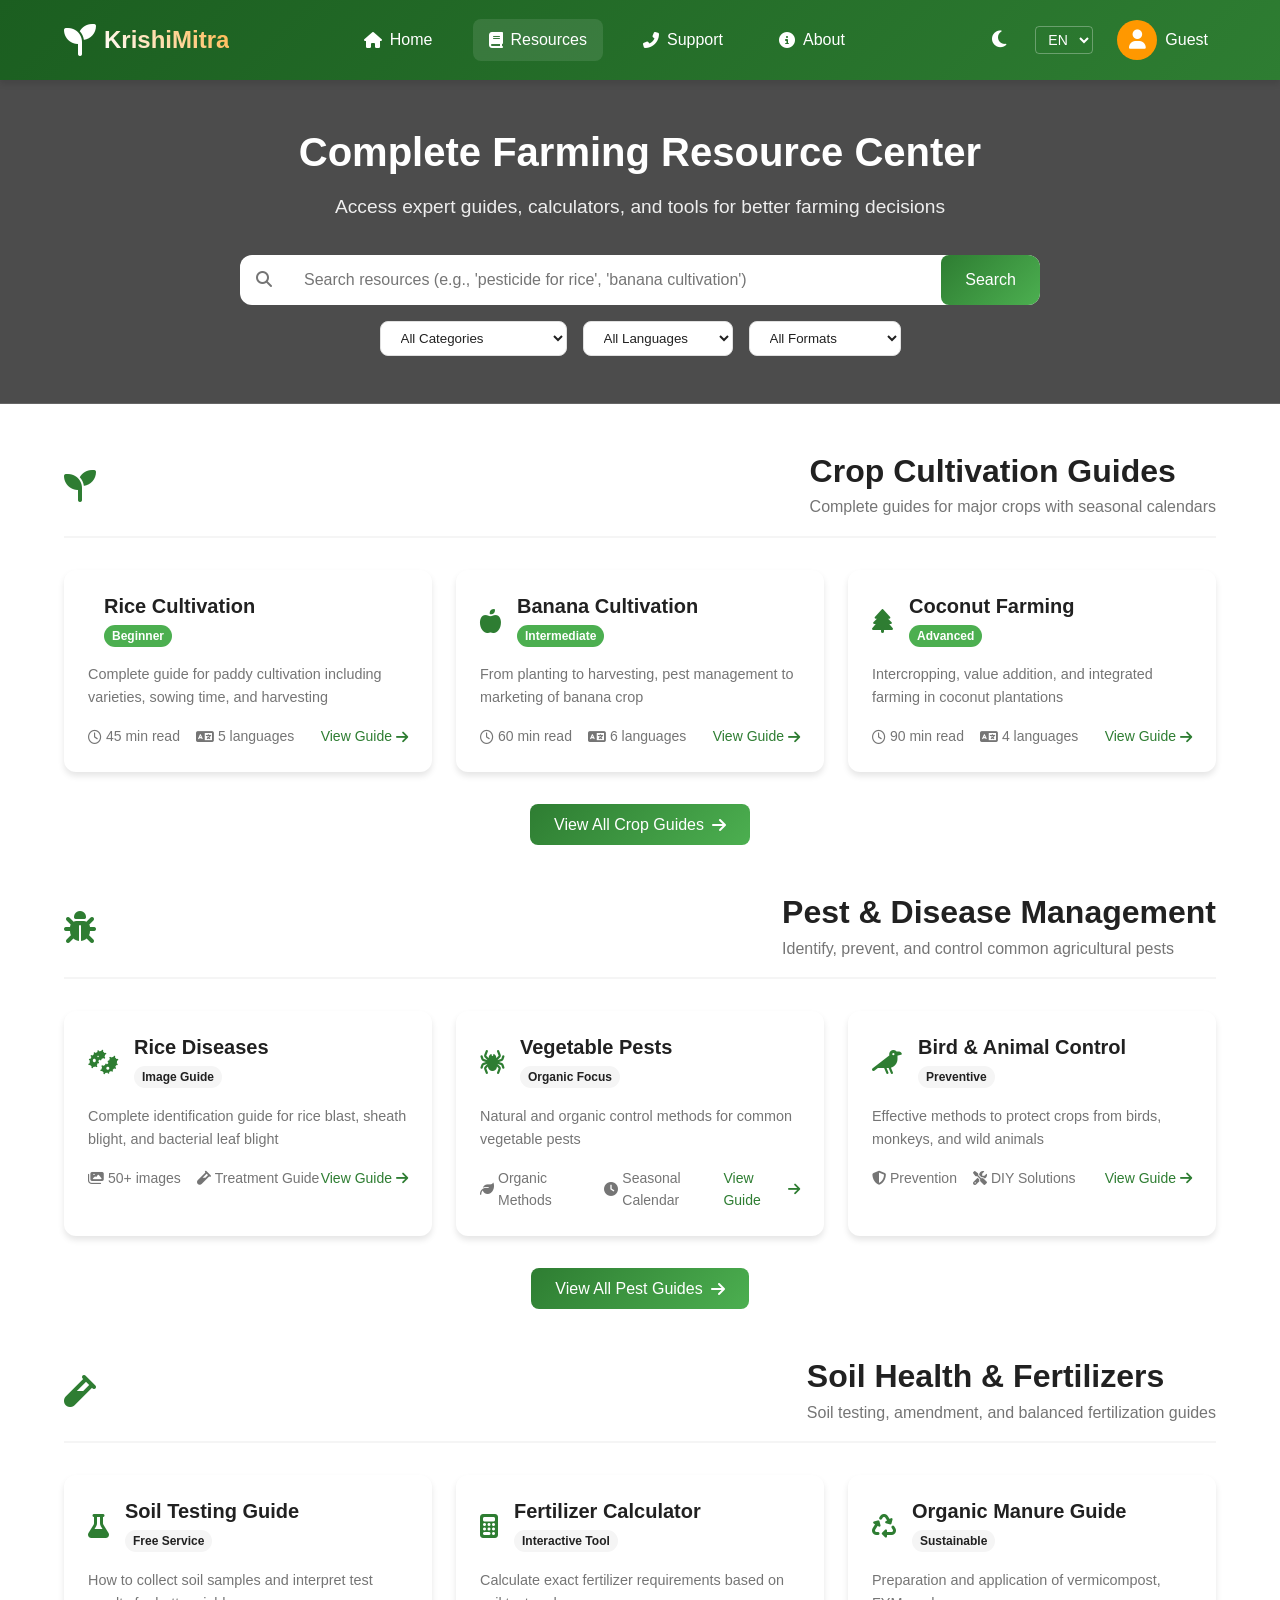
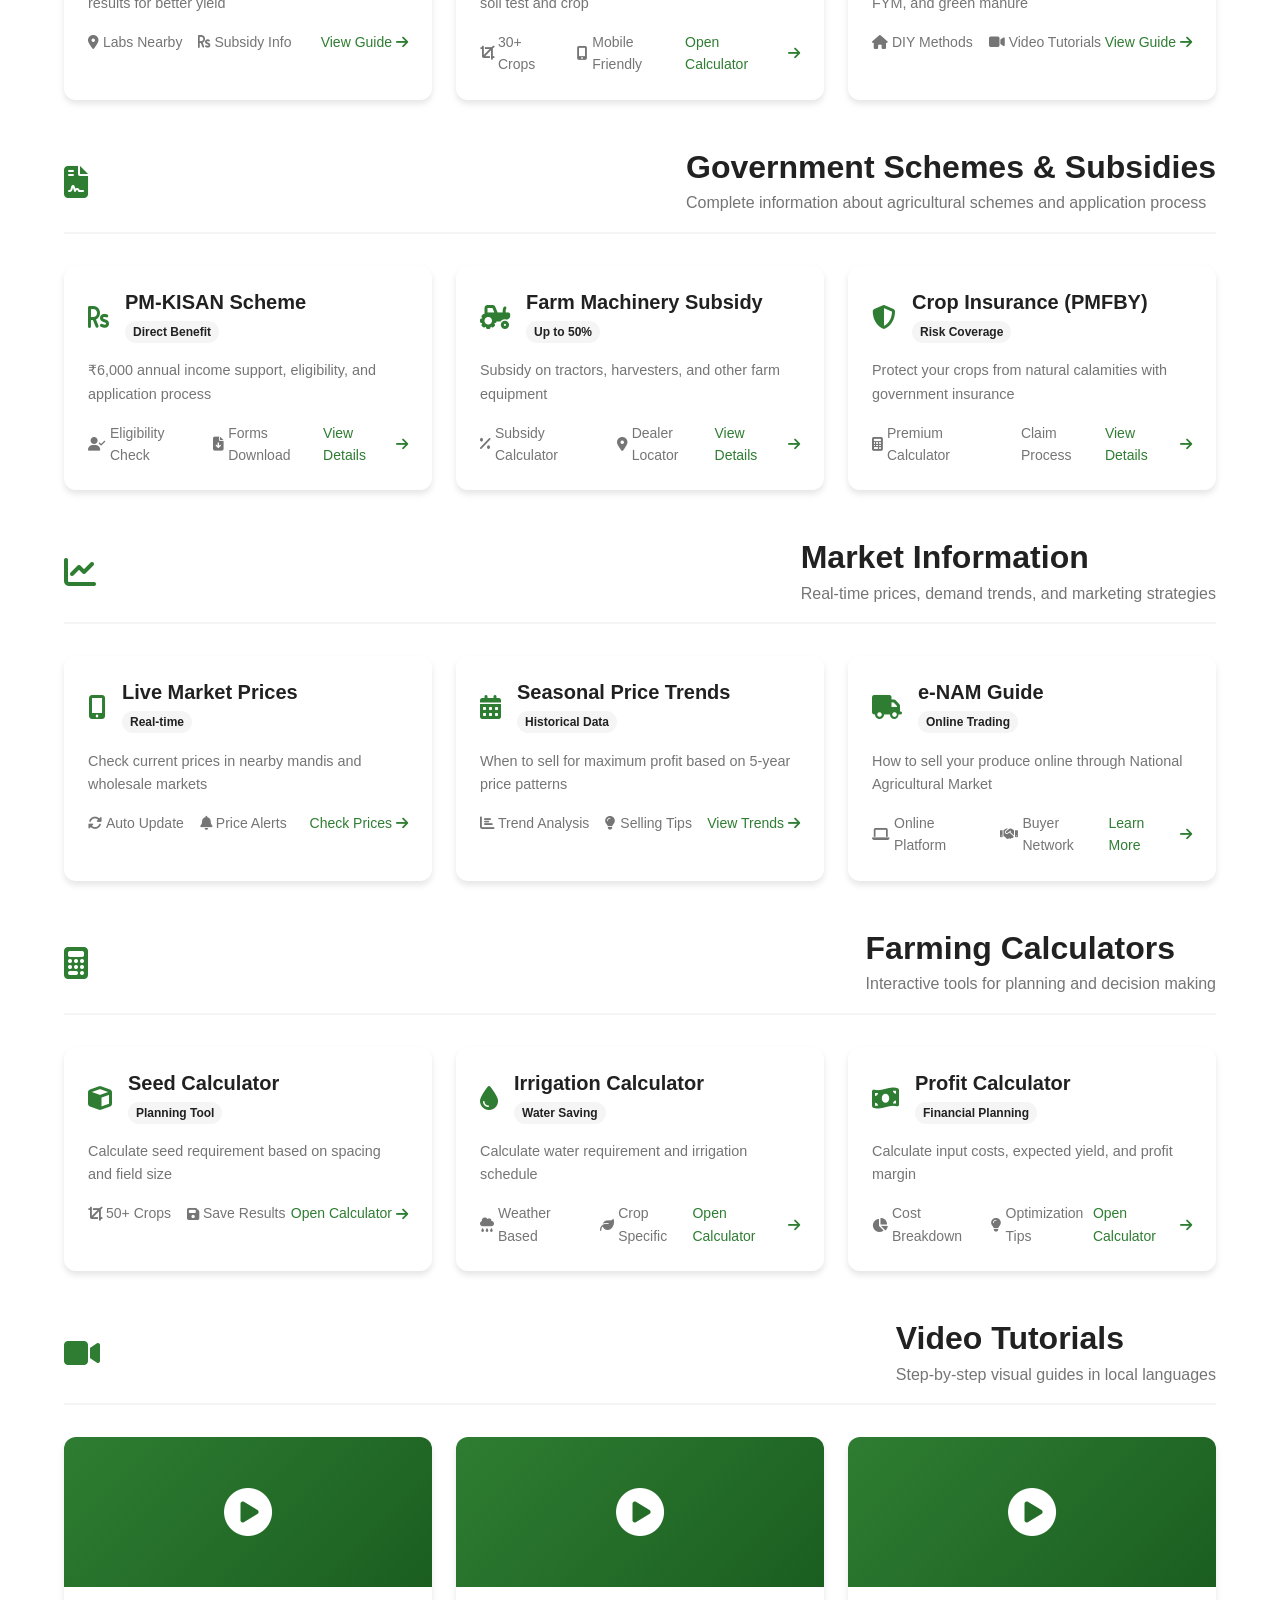
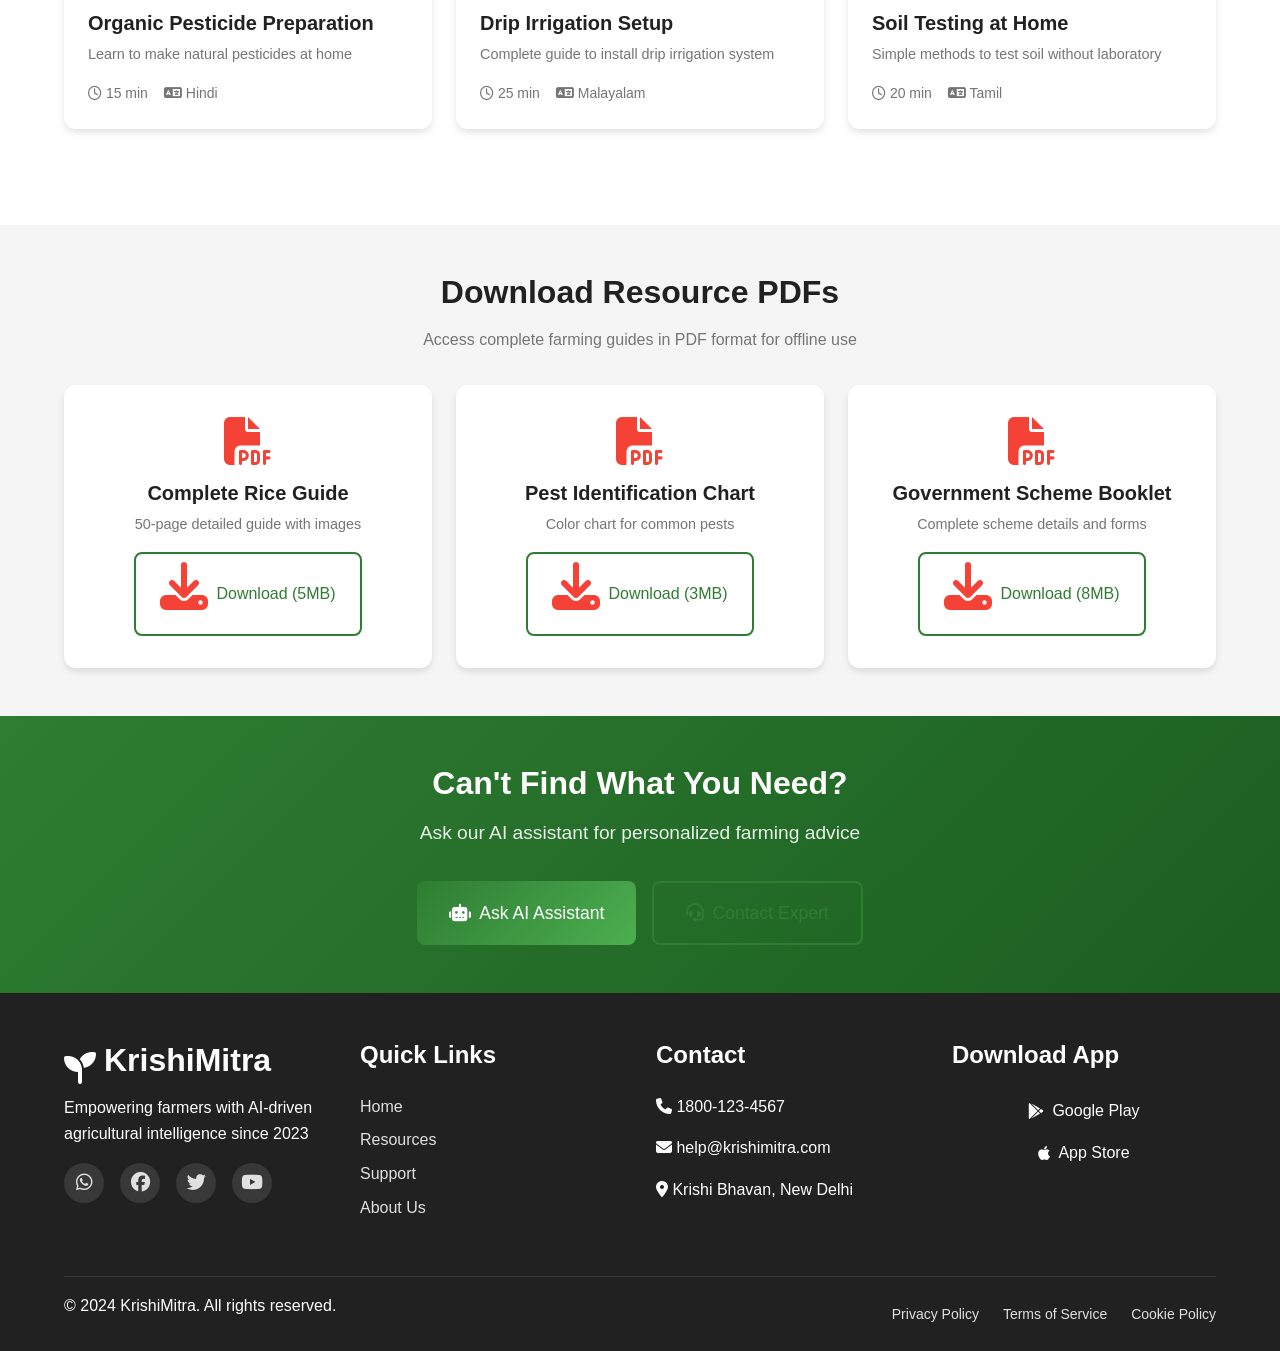
<file: resources.html>
<!DOCTYPE html>
<html lang="en">
<head>
    <meta charset="UTF-8">
    <meta name="viewport" content="width=device-width, initial-scale=1.0">
    <title>Farming Resources - KrishiMitra</title>
    <link rel="stylesheet" href="css/style.css">
    <link rel="stylesheet" href="https://cdnjs.cloudflare.com/ajax/libs/font-awesome/6.4.0/css/all.min.css">
    <link rel="stylesheet" href="https://cdnjs.cloudflare.com/ajax/libs/animate.css/4.1.1/animate.min.css">
</head>
<body>
    <!-- Header -->
    <header id="main-header">
        <div class="container">
            <nav class="navbar">
                <div class="logo" id="homeBtn">
                    <i class="fas fa-seedling"></i>
                    <h1>KrishiMitra</h1>
                </div>
                
                <div class="nav-menu" id="navMenu">
                    <a href="index.html" class="nav-link">
                        <i class="fas fa-home"></i> Home
                    </a>
                    <a href="resources.html" class="nav-link active">
                        <i class="fas fa-book"></i> Resources
                    </a>
                    <a href="support.html" class="nav-link">
                        <i class="fas fa-phone-alt"></i> Support
                    </a>
                    <a href="about.html" class="nav-link">
                        <i class="fas fa-info-circle"></i> About
                    </a>
                </div>
                
                <div class="user-actions">
                    <button class="theme-toggle" id="themeToggle">
                        <i class="fas fa-moon"></i>
                    </button>
                    
                    <div class="language-selector-small">
                        <select id="currentLanguage">
                            <option value="en">EN</option>
                            <option value="hi">HI</option>
                            <option value="ml">ML</option>
                            <option value="ta">TA</option>
                        </select>
                    </div>
                    
                    <div class="user-profile" id="userProfile">
                        <div class="avatar" id="userAvatar">
                            <i class="fas fa-user"></i>
                        </div>
                        <span id="userName">Guest</span>
                        <div class="dropdown" id="profileDropdown">
                            <a href="profile.html">
                                <i class="fas fa-user-circle"></i> Profile
                            </a>
                            <a href="login.html" id="logoutBtn">
                                <i class="fas fa-sign-out-alt"></i> Login
                            </a>
                        </div>
                    </div>
                    
                    <button class="menu-toggle" id="menuToggle">
                        <i class="fas fa-bars"></i>
                    </button>
                </div>
            </nav>
        </div>
    </header>

    <!-- Resources Hero -->
    <section class="resources-hero">
        <div class="container">
            <div class="hero-content animate__animated animate__fadeInUp">
                <h1>Complete Farming Resource Center</h1>
                <p>Access expert guides, calculators, and tools for better farming decisions</p>
                
                <div class="search-container">
                    <div class="search-box">
                        <i class="fas fa-search"></i>
                        <input type="text" id="resourceSearch" placeholder="Search resources (e.g., 'pesticide for rice', 'banana cultivation')">
                        <button class="btn btn-primary" id="searchBtn">
                            Search
                        </button>
                    </div>
                    <div class="search-filters">
                        <select id="categoryFilter">
                            <option value="">All Categories</option>
                            <option value="crops">Crop Guides</option>
                            <option value="pests">Pest Control</option>
                            <option value="soil">Soil Health</option>
                            <option value="irrigation">Irrigation</option>
                            <option value="market">Market Info</option>
                            <option value="schemes">Government Schemes</option>
                        </select>
                        <select id="languageFilter">
                            <option value="">All Languages</option>
                            <option value="en">English</option>
                            <option value="hi">Hindi</option>
                            <option value="ml">Malayalam</option>
                            <option value="ta">Tamil</option>
                        </select>
                        <select id="formatFilter">
                            <option value="">All Formats</option>
                            <option value="guide">Guides</option>
                            <option value="video">Videos</option>
                            <option value="calculator">Calculators</option>
                            <option value="pdf">PDF Documents</option>
                        </select>
                    </div>
                </div>
            </div>
        </div>
    </section>

    <!-- Resources Categories -->
    <section class="resources-container">
        <div class="container">
            <!-- Crop Guides -->
            <div class="resource-category animate__animated" data-animation="fadeInUp">
                <div class="category-header" id="crop-guides">
                    <i class="fas fa-seedling"></i>
                    <div>
                        <h2>Crop Cultivation Guides</h2>
                        <p>Complete guides for major crops with seasonal calendars</p>
                    </div>
                </div>
                
                <div class="resource-items">
                    <div class="resource-item">
                        <div class="resource-item-header">
                            <i class="fas fa-rice"></i>
                            <div>
                                <h4>Rice Cultivation</h4>
                                <span class="resource-level">Beginner</span>
                            </div>
                        </div>
                        <p>Complete guide for paddy cultivation including varieties, sowing time, and harvesting</p>
                        <div class="resource-item-footer">
                            <div class="resource-meta">
                                <span><i class="far fa-clock"></i> 45 min read</span>
                                <span><i class="fas fa-language"></i> 5 languages</span>
                            </div>
                            <a href="crop-guides.html#rice" class="view-btn">
                                View Guide <i class="fas fa-arrow-right"></i>
                            </a>
                        </div>
                    </div>
                    
                    <div class="resource-item">
                        <div class="resource-item-header">
                            <i class="fas fa-apple-alt"></i>
                            <div>
                                <h4>Banana Cultivation</h4>
                                <span class="resource-level">Intermediate</span>
                            </div>
                        </div>
                        <p>From planting to harvesting, pest management to marketing of banana crop</p>
                        <div class="resource-item-footer">
                            <div class="resource-meta">
                                <span><i class="far fa-clock"></i> 60 min read</span>
                                <span><i class="fas fa-language"></i> 6 languages</span>
                            </div>
                            <a href="crop-guides.html#banana" class="view-btn">
                                View Guide <i class="fas fa-arrow-right"></i>
                            </a>
                        </div>
                    </div>
                    
                    <div class="resource-item">
                        <div class="resource-item-header">
                            <i class="fas fa-tree"></i>
                            <div>
                                <h4>Coconut Farming</h4>
                                <span class="resource-level">Advanced</span>
                            </div>
                        </div>
                        <p>Intercropping, value addition, and integrated farming in coconut plantations</p>
                        <div class="resource-item-footer">
                            <div class="resource-meta">
                                <span><i class="far fa-clock"></i> 90 min read</span>
                                <span><i class="fas fa-language"></i> 4 languages</span>
                            </div>
                            <a href="crop-guides.html#coconut" class="view-btn">
                                View Guide <i class="fas fa-arrow-right"></i>
                            </a>
                        </div>
                    </div>
                </div>
                
                <div class="category-actions">
                    <a href="crop-guides.html" class="btn btn-primary">
                        View All Crop Guides <i class="fas fa-arrow-right"></i>
                    </a>
                </div>
            </div>
            
            <!-- Pest Management -->
            <div class="resource-category animate__animated" data-animation="fadeInUp">
                <div class="category-header" id="pest-library">
                    <i class="fas fa-bug"></i>
                    <div>
                        <h2>Pest & Disease Management</h2>
                        <p>Identify, prevent, and control common agricultural pests</p>
                    </div>
                </div>
                
                <div class="resource-items">
                    <div class="resource-item">
                        <div class="resource-item-header">
                            <i class="fas fa-bacteria"></i>
                            <div>
                                <h4>Rice Diseases</h4>
                                <span class="resource-tag">Image Guide</span>
                            </div>
                        </div>
                        <p>Complete identification guide for rice blast, sheath blight, and bacterial leaf blight</p>
                        <div class="resource-item-footer">
                            <div class="resource-meta">
                                <span><i class="fas fa-images"></i> 50+ images</span>
                                <span><i class="fas fa-vial"></i> Treatment Guide</span>
                            </div>
                            <a href="pest-management.html#rice" class="view-btn">
                                View Guide <i class="fas fa-arrow-right"></i>
                            </a>
                        </div>
                    </div>
                    
                    <div class="resource-item">
                        <div class="resource-item-header">
                            <i class="fas fa-spider"></i>
                            <div>
                                <h4>Vegetable Pests</h4>
                                <span class="resource-tag">Organic Focus</span>
                            </div>
                        </div>
                        <p>Natural and organic control methods for common vegetable pests</p>
                        <div class="resource-item-footer">
                            <div class="resource-meta">
                                <span><i class="fas fa-leaf"></i> Organic Methods</span>
                                <span><i class="fas fa-clock"></i> Seasonal Calendar</span>
                            </div>
                            <a href="pest-management.html#vegetables" class="view-btn">
                                View Guide <i class="fas fa-arrow-right"></i>
                            </a>
                        </div>
                    </div>
                    
                    <div class="resource-item">
                        <div class="resource-item-header">
                            <i class="fas fa-crow"></i>
                            <div>
                                <h4>Bird & Animal Control</h4>
                                <span class="resource-tag">Preventive</span>
                            </div>
                        </div>
                        <p>Effective methods to protect crops from birds, monkeys, and wild animals</p>
                        <div class="resource-item-footer">
                            <div class="resource-meta">
                                <span><i class="fas fa-shield-alt"></i> Prevention</span>
                                <span><i class="fas fa-tools"></i> DIY Solutions</span>
                            </div>
                            <a href="pest-management.html#animals" class="view-btn">
                                View Guide <i class="fas fa-arrow-right"></i>
                            </a>
                        </div>
                    </div>
                </div>
                
                <div class="category-actions">
                    <a href="pest-management.html" class="btn btn-primary">
                        View All Pest Guides <i class="fas fa-arrow-right"></i>
                    </a>
                </div>
            </div>
            
            <!-- Soil & Fertilizer -->
            <div class="resource-category animate__animated" data-animation="fadeInUp">
                <div class="category-header" id="soil-health">
                    <i class="fas fa-vial"></i>
                    <div>
                        <h2>Soil Health & Fertilizers</h2>
                        <p>Soil testing, amendment, and balanced fertilization guides</p>
                    </div>
                </div>
                
                <div class="resource-items">
                    <div class="resource-item">
                        <div class="resource-item-header">
                            <i class="fas fa-flask"></i>
                            <div>
                                <h4>Soil Testing Guide</h4>
                                <span class="resource-tag">Free Service</span>
                            </div>
                        </div>
                        <p>How to collect soil samples and interpret test results for better yield</p>
                        <div class="resource-item-footer">
                            <div class="resource-meta">
                                <span><i class="fas fa-map-marker-alt"></i> Labs Nearby</span>
                                <span><i class="fas fa-rupee-sign"></i> Subsidy Info</span>
                            </div>
                            <a href="soil-health.html" class="view-btn">
                                View Guide <i class="fas fa-arrow-right"></i>
                            </a>
                        </div>
                    </div>
                    
                    <div class="resource-item">
                        <div class="resource-item-header">
                            <i class="fas fa-calculator"></i>
                            <div>
                                <h4>Fertilizer Calculator</h4>
                                <span class="resource-tag">Interactive Tool</span>
                            </div>
                        </div>
                        <p>Calculate exact fertilizer requirements based on soil test and crop</p>
                        <div class="resource-item-footer">
                            <div class="resource-meta">
                                <span><i class="fas fa-crop"></i> 30+ Crops</span>
                                <span><i class="fas fa-mobile-alt"></i> Mobile Friendly</span>
                            </div>
                            <a href="calculators.html#fertilizer" class="view-btn">
                                Open Calculator <i class="fas fa-arrow-right"></i>
                            </a>
                        </div>
                    </div>
                    
                    <div class="resource-item">
                        <div class="resource-item-header">
                            <i class="fas fa-recycle"></i>
                            <div>
                                <h4>Organic Manure Guide</h4>
                                <span class="resource-tag">Sustainable</span>
                            </div>
                        </div>
                        <p>Preparation and application of vermicompost, FYM, and green manure</p>
                        <div class="resource-item-footer">
                            <div class="resource-meta">
                                <span><i class="fas fa-home"></i> DIY Methods</span>
                                <span><i class="fas fa-video"></i> Video Tutorials</span>
                            </div>
                            <a href="organic-farming.html#manure" class="view-btn">
                                View Guide <i class="fas fa-arrow-right"></i>
                            </a>
                        </div>
                    </div>
                </div>
            </div>
            
            <!-- Government Schemes -->
            <div class="resource-category animate__animated" data-animation="fadeInUp">
                <div class="category-header" id="government-schemes">
                    <i class="fas fa-file-contract"></i>
                    <div>
                        <h2>Government Schemes & Subsidies</h2>
                        <p>Complete information about agricultural schemes and application process</p>
                    </div>
                </div>
                
                <div class="resource-items">
                    <div class="resource-item">
                        <div class="resource-item-header">
                            <i class="fas fa-rupee-sign"></i>
                            <div>
                                <h4>PM-KISAN Scheme</h4>
                                <span class="resource-tag">Direct Benefit</span>
                            </div>
                        </div>
                        <p>₹6,000 annual income support, eligibility, and application process</p>
                        <div class="resource-item-footer">
                            <div class="resource-meta">
                                <span><i class="fas fa-user-check"></i> Eligibility Check</span>
                                <span><i class="fas fa-file-download"></i> Forms Download</span>
                            </div>
                            <a href="schemes.html#pm-kisan" class="view-btn">
                                View Details <i class="fas fa-arrow-right"></i>
                            </a>
                        </div>
                    </div>
                    
                    <div class="resource-item">
                        <div class="resource-item-header">
                            <i class="fas fa-tractor"></i>
                            <div>
                                <h4>Farm Machinery Subsidy</h4>
                                <span class="resource-tag">Up to 50%</span>
                            </div>
                        </div>
                        <p>Subsidy on tractors, harvesters, and other farm equipment</p>
                        <div class="resource-item-footer">
                            <div class="resource-meta">
                                <span><i class="fas fa-percentage"></i> Subsidy Calculator</span>
                                <span><i class="fas fa-map-marker-alt"></i> Dealer Locator</span>
                            </div>
                            <a href="schemes.html#machinery" class="view-btn">
                                View Details <i class="fas fa-arrow-right"></i>
                            </a>
                        </div>
                    </div>
                    
                    <div class="resource-item">
                        <div class="resource-item-header">
                            <i class="fas fa-shield-alt"></i>
                            <div>
                                <h4>Crop Insurance (PMFBY)</h4>
                                <span class="resource-tag">Risk Coverage</span>
                            </div>
                        </div>
                        <p>Protect your crops from natural calamities with government insurance</p>
                        <div class="resource-item-footer">
                            <div class="resource-meta">
                                <span><i class="fas fa-calculator"></i> Premium Calculator</span>
                                <span><i class="fas fa-file-claim"></i> Claim Process</span>
                            </div>
                            <a href="schemes.html#insurance" class="view-btn">
                                View Details <i class="fas fa-arrow-right"></i>
                            </a>
                        </div>
                    </div>
                </div>
            </div>
            
            <!-- Market Information -->
            <div class="resource-category animate__animated" data-animation="fadeInUp">
                <div class="category-header" id="market-prices">
                    <i class="fas fa-chart-line"></i>
                    <div>
                        <h2>Market Information</h2>
                        <p>Real-time prices, demand trends, and marketing strategies</p>
                    </div>
                </div>
                
                <div class="resource-items">
                    <div class="resource-item">
                        <div class="resource-item-header">
                            <i class="fas fa-mobile-alt"></i>
                            <div>
                                <h4>Live Market Prices</h4>
                                <span class="resource-tag">Real-time</span>
                            </div>
                        </div>
                        <p>Check current prices in nearby mandis and wholesale markets</p>
                        <div class="resource-item-footer">
                            <div class="resource-meta">
                                <span><i class="fas fa-sync-alt"></i> Auto Update</span>
                                <span><i class="fas fa-bell"></i> Price Alerts</span>
                            </div>
                            <a href="market.html#prices" class="view-btn">
                                Check Prices <i class="fas fa-arrow-right"></i>
                            </a>
                        </div>
                    </div>
                    
                    <div class="resource-item">
                        <div class="resource-item-header">
                            <i class="fas fa-calendar-alt"></i>
                            <div>
                                <h4>Seasonal Price Trends</h4>
                                <span class="resource-tag">Historical Data</span>
                            </div>
                        </div>
                        <p>When to sell for maximum profit based on 5-year price patterns</p>
                        <div class="resource-item-footer">
                            <div class="resource-meta">
                                <span><i class="fas fa-chart-bar"></i> Trend Analysis</span>
                                <span><i class="fas fa-lightbulb"></i> Selling Tips</span>
                            </div>
                            <a href="market.html#trends" class="view-btn">
                                View Trends <i class="fas fa-arrow-right"></i>
                            </a>
                        </div>
                    </div>
                    
                    <div class="resource-item">
                        <div class="resource-item-header">
                            <i class="fas fa-truck"></i>
                            <div>
                                <h4>e-NAM Guide</h4>
                                <span class="resource-tag">Online Trading</span>
                            </div>
                        </div>
                        <p>How to sell your produce online through National Agricultural Market</p>
                        <div class="resource-item-footer">
                            <div class="resource-meta">
                                <span><i class="fas fa-laptop"></i> Online Platform</span>
                                <span><i class="fas fa-handshake"></i> Buyer Network</span>
                            </div>
                            <a href="market.html#enam" class="view-btn">
                                Learn More <i class="fas fa-arrow-right"></i>
                            </a>
                        </div>
                    </div>
                </div>
            </div>
            
            <!-- Tools & Calculators -->
            <div class="resource-category animate__animated" data-animation="fadeInUp">
                <div class="category-header" id="calculators">
                    <i class="fas fa-calculator"></i>
                    <div>
                        <h2>Farming Calculators</h2>
                        <p>Interactive tools for planning and decision making</p>
                    </div>
                </div>
                
                <div class="resource-items">
                    <div class="resource-item">
                        <div class="resource-item-header">
                            <i class="fas fa-cube"></i>
                            <div>
                                <h4>Seed Calculator</h4>
                                <span class="resource-tag">Planning Tool</span>
                            </div>
                        </div>
                        <p>Calculate seed requirement based on spacing and field size</p>
                        <div class="resource-item-footer">
                            <div class="resource-meta">
                                <span><i class="fas fa-crop"></i> 50+ Crops</span>
                                <span><i class="fas fa-save"></i> Save Results</span>
                            </div>
                            <a href="calculators.html#seed" class="view-btn">
                                Open Calculator <i class="fas fa-arrow-right"></i>
                            </a>
                        </div>
                    </div>
                    
                    <div class="resource-item">
                        <div class="resource-item-header">
                            <i class="fas fa-tint"></i>
                            <div>
                                <h4>Irrigation Calculator</h4>
                                <span class="resource-tag">Water Saving</span>
                            </div>
                        </div>
                        <p>Calculate water requirement and irrigation schedule</p>
                        <div class="resource-item-footer">
                            <div class="resource-meta">
                                <span><i class="fas fa-cloud-rain"></i> Weather Based</span>
                                <span><i class="fas fa-leaf"></i> Crop Specific</span>
                            </div>
                            <a href="calculators.html#irrigation" class="view-btn">
                                Open Calculator <i class="fas fa-arrow-right"></i>
                            </a>
                        </div>
                    </div>
                    
                    <div class="resource-item">
                        <div class="resource-item-header">
                            <i class="fas fa-money-bill-wave"></i>
                            <div>
                                <h4>Profit Calculator</h4>
                                <span class="resource-tag">Financial Planning</span>
                            </div>
                        </div>
                        <p>Calculate input costs, expected yield, and profit margin</p>
                        <div class="resource-item-footer">
                            <div class="resource-meta">
                                <span><i class="fas fa-chart-pie"></i> Cost Breakdown</span>
                                <span><i class="fas fa-lightbulb"></i> Optimization Tips</span>
                            </div>
                            <a href="calculators.html#profit" class="view-btn">
                                Open Calculator <i class="fas fa-arrow-right"></i>
                            </a>
                        </div>
                    </div>
                </div>
            </div>
            
            <!-- Video Resources -->
            <div class="resource-category animate__animated" data-animation="fadeInUp">
                <div class="category-header">
                    <i class="fas fa-video"></i>
                    <div>
                        <h2>Video Tutorials</h2>
                        <p>Step-by-step visual guides in local languages</p>
                    </div>
                </div>
                
                <div class="video-grid">
                    <div class="video-item">
                        <div class="video-thumbnail">
                            <i class="fas fa-play-circle"></i>
                        </div>
                        <div class="video-info">
                            <h4>Organic Pesticide Preparation</h4>
                            <p>Learn to make natural pesticides at home</p>
                            <div class="video-meta">
                                <span><i class="far fa-clock"></i> 15 min</span>
                                <span><i class="fas fa-language"></i> Hindi</span>
                            </div>
                        </div>
                    </div>
                    
                    <div class="video-item">
                        <div class="video-thumbnail">
                            <i class="fas fa-play-circle"></i>
                        </div>
                        <div class="video-info">
                            <h4>Drip Irrigation Setup</h4>
                            <p>Complete guide to install drip irrigation system</p>
                            <div class="video-meta">
                                <span><i class="far fa-clock"></i> 25 min</span>
                                <span><i class="fas fa-language"></i> Malayalam</span>
                            </div>
                        </div>
                    </div>
                    
                    <div class="video-item">
                        <div class="video-thumbnail">
                            <i class="fas fa-play-circle"></i>
                        </div>
                        <div class="video-info">
                            <h4>Soil Testing at Home</h4>
                            <p>Simple methods to test soil without laboratory</p>
                            <div class="video-meta">
                                <span><i class="far fa-clock"></i> 20 min</span>
                                <span><i class="fas fa-language"></i> Tamil</span>
                            </div>
                        </div>
                    </div>
                </div>
            </div>
        </div>
    </section>

    <!-- Download Section -->
    <section class="download-section">
        <div class="container">
            <div class="download-content">
                <h2>Download Resource PDFs</h2>
                <p>Access complete farming guides in PDF format for offline use</p>
                
                <div class="download-grid">
                    <div class="download-card">
                        <i class="fas fa-file-pdf"></i>
                        <h4>Complete Rice Guide</h4>
                        <p>50-page detailed guide with images</p>
                        <button class="btn btn-outline">
                            <i class="fas fa-download"></i> Download (5MB)
                        </button>
                    </div>
                    
                    <div class="download-card">
                        <i class="fas fa-file-pdf"></i>
                        <h4>Pest Identification Chart</h4>
                        <p>Color chart for common pests</p>
                        <button class="btn btn-outline">
                            <i class="fas fa-download"></i> Download (3MB)
                        </button>
                    </div>
                    
                    <div class="download-card">
                        <i class="fas fa-file-pdf"></i>
                        <h4>Government Scheme Booklet</h4>
                        <p>Complete scheme details and forms</p>
                        <button class="btn btn-outline">
                            <i class="fas fa-download"></i> Download (8MB)
                        </button>
                    </div>
                </div>
            </div>
        </div>
    </section>

    <!-- CTA Section -->
    <section class="cta-section">
        <div class="container">
            <div class="cta-content animate__animated animate__pulse">
                <h2>Can't Find What You Need?</h2>
                <p>Ask our AI assistant for personalized farming advice</p>
                <div class="cta-buttons">
                    <a href="index.html#aiChatSection" class="btn btn-primary btn-lg">
                        <i class="fas fa-robot"></i> Ask AI Assistant
                    </a>
                    <a href="support.html" class="btn btn-outline btn-lg">
                        <i class="fas fa-headset"></i> Contact Expert
                    </a>
                </div>
            </div>
        </div>
    </section>

    <!-- Footer -->
    <footer>
        <div class="container">
            <div class="footer-grid">
                <div class="footer-col">
                    <div class="logo">
                        <i class="fas fa-seedling"></i>
                        <h2>KrishiMitra</h2>
                    </div>
                    <p>Empowering farmers with AI-driven agricultural intelligence since 2023</p>
                    <div class="social-links">
                        <a href="#"><i class="fab fa-whatsapp"></i></a>
                        <a href="#"><i class="fab fa-facebook"></i></a>
                        <a href="#"><i class="fab fa-twitter"></i></a>
                        <a href="#"><i class="fab fa-youtube"></i></a>
                    </div>
                </div>
                
                <div class="footer-col">
                    <h3>Quick Links</h3>
                    <a href="index.html">Home</a>
                    <a href="resources.html">Resources</a>
                    <a href="support.html">Support</a>
                    <a href="about.html">About Us</a>
                </div>
                
                <div class="footer-col">
                    <h3>Contact</h3>
                    <p><i class="fas fa-phone"></i> 1800-123-4567</p>
                    <p><i class="fas fa-envelope"></i> help@krishimitra.com</p>
                    <p><i class="fas fa-map-marker-alt"></i> Krishi Bhavan, New Delhi</p>
                </div>
                
                <div class="footer-col">
                    <h3>Download App</h3>
                    <div class="app-buttons">
                        <button class="btn btn-app">
                            <i class="fab fa-google-play"></i> Google Play
                        </button>
                        <button class="btn btn-app">
                            <i class="fab fa-apple"></i> App Store
                        </button>
                    </div>
                </div>
            </div>
            
            <div class="footer-bottom">
                <p>&copy; 2024 KrishiMitra. All rights reserved.</p>
                <div class="footer-links">
                    <a href="#">Privacy Policy</a>
                    <a href="#">Terms of Service</a>
                    <a href="#">Cookie Policy</a>
                </div>
            </div>
        </div>
    </footer>

    <script src="js/script.js"></script>
</body>
</html>
</file>
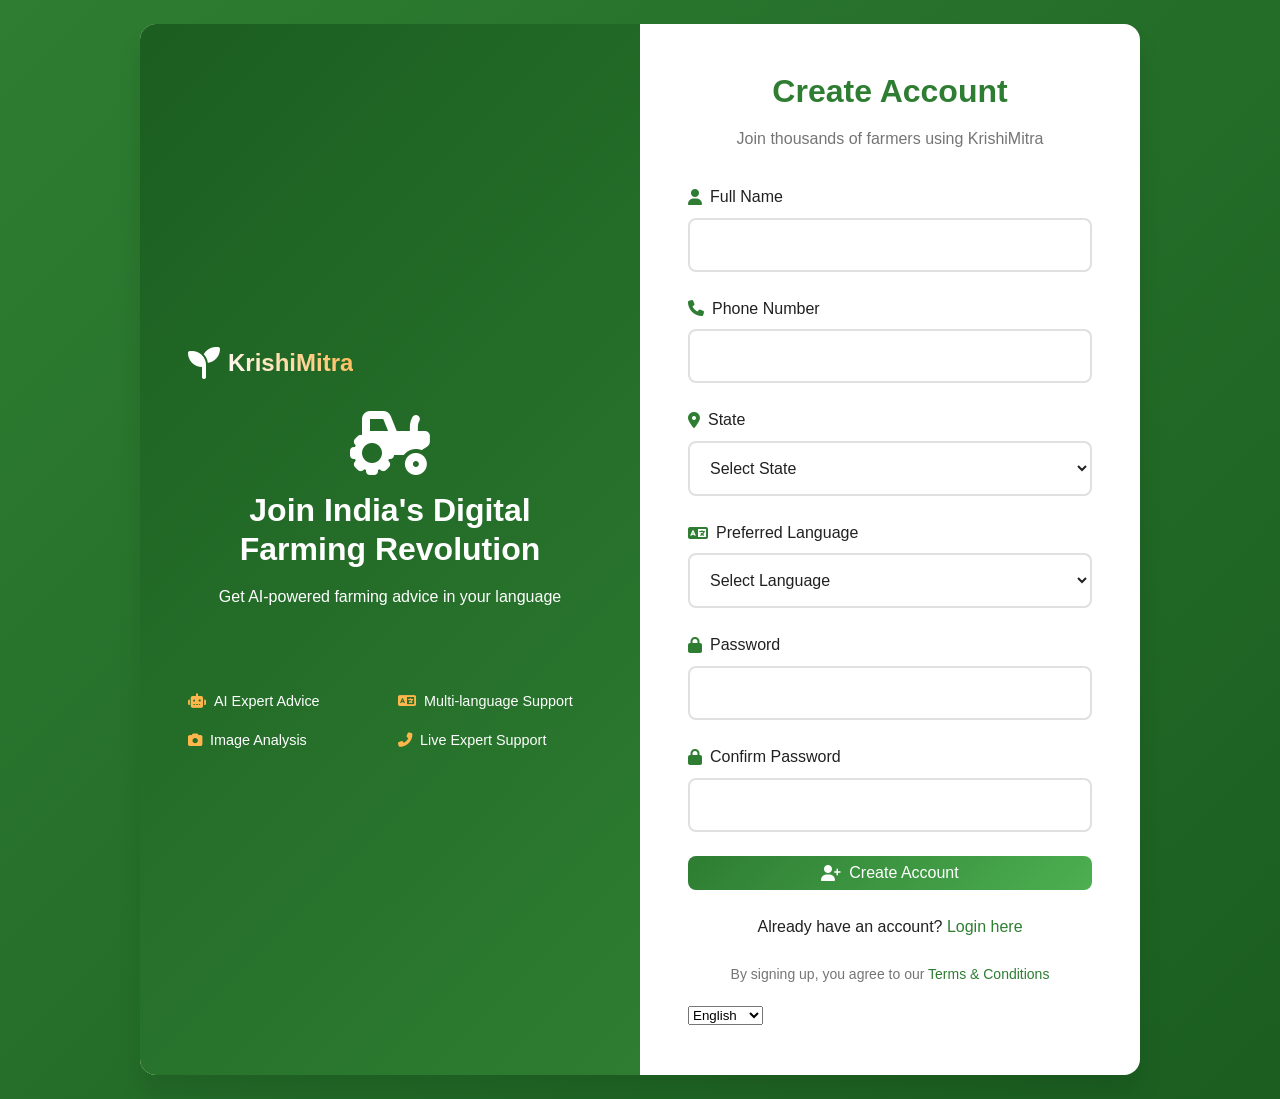
<file: signup.html>
<!DOCTYPE html>
<html lang="en">
<head>
    <meta charset="UTF-8">
    <meta name="viewport" content="width=device-width, initial-scale=1.0">
    <title>KrishiMitra - Sign Up</title>
    <link rel="stylesheet" href="css/style.css">
    <link rel="stylesheet" href="https://cdnjs.cloudflare.com/ajax/libs/font-awesome/6.4.0/css/all.min.css">
    <link rel="stylesheet" href="https://cdnjs.cloudflare.com/ajax/libs/animate.css/4.1.1/animate.min.css">
</head>
<body class="auth-page">
    <div class="auth-container">
        <div class="auth-left animate__animated animate__fadeInLeft">
            <div class="logo">
                <i class="fas fa-seedling"></i>
                <h1>KrishiMitra</h1>
            </div>
            <div class="auth-illustration">
                <i class="fas fa-tractor"></i>
                <h2>Join India's Digital Farming Revolution</h2>
                <p>Get AI-powered farming advice in your language</p>
            </div>
            <div class="features">
                <div class="feature">
                    <i class="fas fa-robot"></i>
                    <span>AI Expert Advice</span>
                </div>
                <div class="feature">
                    <i class="fas fa-language"></i>
                    <span>Multi-language Support</span>
                </div>
                <div class="feature">
                    <i class="fas fa-camera"></i>
                    <span>Image Analysis</span>
                </div>
                <div class="feature">
                    <i class="fas fa-phone-alt"></i>
                    <span>Live Expert Support</span>
                </div>
            </div>
        </div>
        
        <div class="auth-right animate__animated animate__fadeInRight">
            <form id="signupForm" class="auth-form">
                <h2>Create Account</h2>
                <p class="subtitle">Join thousands of farmers using KrishiMitra</p>
                
                <div class="form-group">
                    <label for="fullName">
                        <i class="fas fa-user"></i> Full Name
                    </label>
                    <input type="text" id="fullName" required>
                    <div class="error-message"></div>
                </div>
                
                <div class="form-group">
                    <label for="phone">
                        <i class="fas fa-phone"></i> Phone Number
                    </label>
                    <input type="tel" id="phone" required>
                    <div class="error-message"></div>
                </div>
                
                <div class="form-group">
                    <label for="state">
                        <i class="fas fa-map-marker-alt"></i> State
                    </label>
                    <select id="state" required>
                        <option value="">Select State</option>
                        <option value="kerala">Kerala</option>
                        <option value="tamilnadu">Tamil Nadu</option>
                        <option value="karnataka">Karnataka</option>
                        <option value="maharashtra">Maharashtra</option>
                        <option value="punjab">Punjab</option>
                    </select>
                    <div class="error-message"></div>
                </div>
                
                <div class="form-group">
                    <label for="language">
                        <i class="fas fa-language"></i> Preferred Language
                    </label>
                    <select id="language" required>
                        <option value="">Select Language</option>
                        <option value="hindi">Hindi</option>
                        <option value="english">English</option>
                        <option value="malayalam">Malayalam</option>
                        <option value="tamil">Tamil</option>
                        <option value="telugu">Telugu</option>
                        <option value="kannada">Kannada</option>
                    </select>
                    <div class="error-message"></div>
                </div>
                
                <div class="form-group">
                    <label for="password">
                        <i class="fas fa-lock"></i> Password
                    </label>
                    <input type="password" id="password" required>
                    <div class="error-message"></div>
                </div>
                
                <div class="form-group">
                    <label for="confirmPassword">
                        <i class="fas fa-lock"></i> Confirm Password
                    </label>
                    <input type="password" id="confirmPassword" required>
                    <div class="error-message"></div>
                </div>
                
                <button type="submit" class="btn btn-primary btn-block">
                    <i class="fas fa-user-plus"></i> Create Account
                </button>
                
                <div class="auth-links">
                    <p>Already have an account? <a href="login.html">Login here</a></p>
                </div>
                
                <div class="terms">
                    <p>By signing up, you agree to our <a href="#">Terms & Conditions</a></p>
                </div>
            </form>
            
            <div class="language-selector">
                <select id="siteLanguage">
                    <option value="en">English</option>
                    <option value="hi">हिंदी</option>
                    <option value="ml">മലയാളം</option>
                    <option value="ta">தமிழ்</option>
                </select>
            </div>
        </div>
    </div>
    
    <script src="js/script.js"></script>
</body>
</html>
</file>
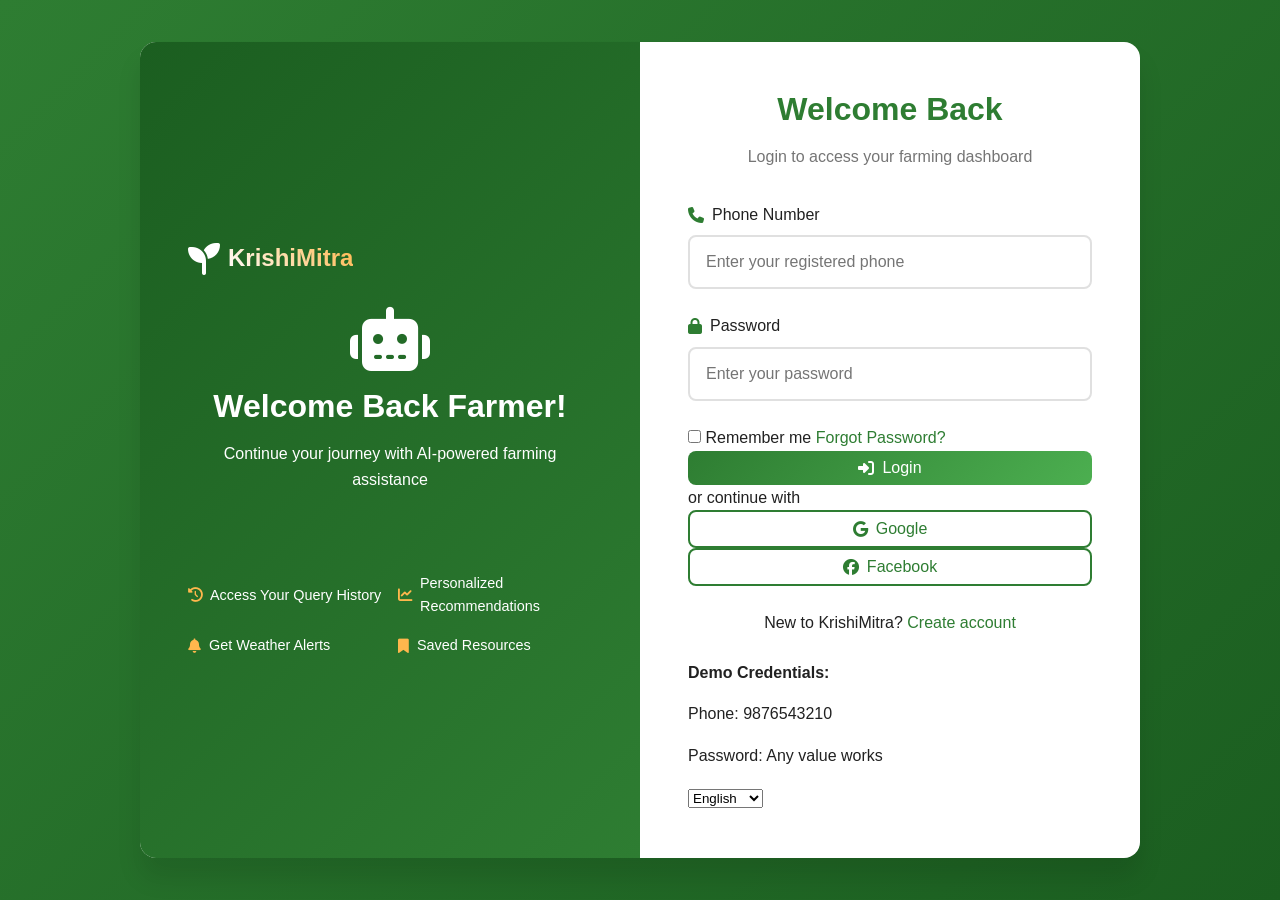
<file: support.html>
<!DOCTYPE html>
<html lang="en">
<head>
    <meta charset="UTF-8">
    <meta name="viewport" content="width=device-width, initial-scale=1.0">
    <title>Support - KrishiMitra</title>
    <link rel="stylesheet" href="css/style.css">
    <link rel="stylesheet" href="https://cdnjs.cloudflare.com/ajax/libs/font-awesome/6.4.0/css/all.min.css">
    <link rel="stylesheet" href="https://cdnjs.cloudflare.com/ajax/libs/animate.css/4.1.1/animate.min.css">
</head>
<body>
    <!-- Header -->
    <header id="main-header">
        <div class="container">
            <nav class="navbar">
                <div class="logo" id="homeBtn">
                    <i class="fas fa-seedling"></i>
                    <h1>KrishiMitra</h1>
                </div>
                
                <div class="nav-menu" id="navMenu">
                    <a href="index.html" class="nav-link">
                        <i class="fas fa-home"></i> Home
                    </a>
                    <a href="resources.html" class="nav-link">
                        <i class="fas fa-book"></i> Resources
                    </a>
                    <a href="support.html" class="nav-link active">
                        <i class="fas fa-phone-alt"></i> Support
                    </a>
                    <a href="about.html" class="nav-link">
                        <i class="fas fa-info-circle"></i> About
                    </a>
                </div>
                
                <div class="user-actions">
                    <button class="theme-toggle" id="themeToggle">
                        <i class="fas fa-moon"></i>
                    </button>
                    
                    <div class="language-selector-small">
                        <select id="currentLanguage">
                            <option value="en">EN</option>
                            <option value="hi">HI</option>
                            <option value="ml">ML</option>
                            <option value="ta">TA</option>
                        </select>
                    </div>
                    
                    <div class="user-profile" id="userProfile">
                        <div class="avatar" id="userAvatar">
                            <i class="fas fa-user"></i>
                        </div>
                        <span id="userName">Guest</span>
                        <div class="dropdown" id="profileDropdown">
                            <a href="profile.html">
                                <i class="fas fa-user-circle"></i> Profile
                            </a>
                            <a href="login.html" id="logoutBtn">
                                <i class="fas fa-sign-out-alt"></i> Login
                            </a>
                        </div>
                    </div>
                    
                    <button class="menu-toggle" id="menuToggle">
                        <i class="fas fa-bars"></i>
                    </button>
                </div>
            </nav>
        </div>
    </header>

    <!-- Support Hero -->
    <section class="support-hero">
        <div class="container">
            <div class="hero-content animate__animated animate__fadeInUp">
                <h1>We're Here to Help</h1>
                <p>Get expert assistance for all your farming needs - 24/7 support available</p>
                
                <div class="hero-stats">
                    <div class="stat">
                        <i class="fas fa-phone-alt"></i>
                        <h3>Instant Help</h3>
                        <p>Call our helpline for immediate assistance</p>
                    </div>
                    <div class="stat">
                        <i class="fas fa-user-tie"></i>
                        <h3>Expert Consultation</h3>
                        <p>Schedule one-on-one with agriculture experts</p>
                    </div>
                    <div class="stat">
                        <i class="fas fa-map-marker-alt"></i>
                        <h3>Field Visits</h3>
                        <p>Get on-site guidance for complex issues</p>
                    </div>
                </div>
            </div>
        </div>
    </section>

    <!-- Support Grid -->
    <section class="support-container">
        <div class="container">
            <!-- Emergency Support -->
            <div class="support-category">
                <h2 class="category-title">Emergency Support</h2>
                <p class="category-subtitle">Immediate assistance for urgent farming issues</p>
                
                <div class="support-grid">
                    <div class="support-card emergency">
                        <div class="support-icon">
                            <i class="fas fa-phone-alt"></i>
                        </div>
                        <h3>24/7 Helpline</h3>
                        <p>Call for immediate assistance with crop emergencies, pest outbreaks, or weather alerts</p>
                        <div class="contact-info">
                            <p><strong>National Helpline:</strong> 1800-180-1551</p>
                            <p><strong>WhatsApp Support:</strong> +91-9876543210</p>
                        </div>
                        <button class="btn btn-primary" onclick="window.location.href='tel:18001801551'">
                            <i class="fas fa-phone"></i> Call Now
                        </button>
                    </div>
                    
                    <div class="support-card emergency">
                        <div class="support-icon">
                            <i class="fas fa-sms"></i>
                        </div>
                        <h3>SMS Alert Service</h3>
                        <p>Receive emergency alerts about weather, pests, and market changes via SMS</p>
                        <div class="contact-info">
                            <p><strong>Register:</strong> Send "KISAN" to 56161</p>
                            <p><strong>Language:</strong> Available in all regional languages</p>
                        </div>
                        <button class="btn btn-primary" id="registerSMSBtn">
                            <i class="fas fa-mobile-alt"></i> Register Now
                        </button>
                    </div>
                    
                    <div class="support-card emergency">
                        <div class="support-icon">
                            <i class="fas fa-ambulance"></i>
                        </div>
                        <h3>Emergency Field Visit</h3>
                        <p>Request immediate field visit for critical crop issues requiring on-site inspection</p>
                        <div class="contact-info">
                            <p><strong>Response Time:</strong> Within 24 hours</p>
                            <p><strong>Coverage:</strong> All major farming districts</p>
                        </div>
                        <button class="btn btn-primary" id="requestFieldVisitBtn">
                            <i class="fas fa-car"></i> Request Visit
                        </button>
                    </div>
                </div>
            </div>
            
            <!-- Expert Consultation -->
            <div class="support-category">
                <h2 class="category-title">Expert Consultation</h2>
                <p class="category-subtitle">Connect with agricultural experts for personalized guidance</p>
                
                <div class="support-grid">
                    <div class="support-card">
                        <div class="support-icon">
                            <i class="fas fa-video"></i>
                        </div>
                        <h3>Video Consultation</h3>
                        <p>One-on-one video call with agri-experts. Share live field images and get advice</p>
                        <div class="availability">
                            <p><i class="far fa-clock"></i> Mon-Sat: 9 AM - 7 PM</p>
                            <p><i class="fas fa-rupee-sign"></i> Free for registered farmers</p>
                        </div>
                        <button class="btn btn-primary" id="bookVideoConsultationBtn">
                            <i class="fas fa-calendar-check"></i> Book Session
                        </button>
                    </div>
                    
                    <div class="support-card">
                        <div class="support-icon">
                            <i class="fas fa-users"></i>
                        </div>
                        <h3>Group Workshop</h3>
                        <p>Join free workshops on trending farming topics with Q&A sessions</p>
                        <div class="availability">
                            <p><i class="fas fa-calendar-alt"></i> Every Saturday: 10 AM</p>
                            <p><i class="fas fa-language"></i> Multiple languages</p>
                        </div>
                        <button class="btn btn-primary" id="joinWorkshopBtn">
                            <i class="fas fa-chalkboard-teacher"></i> View Schedule
                        </button>
                    </div>
                    
                    <div class="support-card">
                        <div class="support-icon">
                            <i class="fas fa-graduation-cap"></i>
                        </div>
                        <h3>Specialist Consultation</h3>
                        <p>Connect with specialists for specific crops, soil science, or organic farming</p>
                        <div class="availability">
                            <p><i class="fas fa-crop"></i> 50+ Specialists</p>
                            <p><i class="fas fa-star"></i> Certified Experts</p>
                        </div>
                        <button class="btn btn-primary" id="findSpecialistBtn">
                            <i class="fas fa-search"></i> Find Specialist
                        </button>
                    </div>
                </div>
            </div>
            
            <!-- Government Services -->
            <div class="support-category">
                <h2 class="category-title">Government Services</h2>
                <p class="category-subtitle">Access government agricultural services and schemes</p>
                
                <div class="support-grid">
                    <div class="support-card">
                        <div class="support-icon">
                            <i class="fas fa-map-marker-alt"></i>
                        </div>
                        <h3>Krishi Bhavan Locator</h3>
                        <p>Find your nearest agriculture office for in-person support and scheme applications</p>
                        <div class="service-info">
                            <p><i class="fas fa-tractor"></i> Soil Testing</p>
                            <p><i class="fas fa-seedling"></i> Seed Distribution</p>
                            <p><i class="fas fa-file-contract"></i> Scheme Assistance</p>
                        </div>
                        <button class="btn btn-primary" id="findKrishiBhavanBtn">
                            <i class="fas fa-map"></i> Find Nearest Office
                        </button>
                    </div>
                    
                    <div class="support-card">
                        <div class="support-icon">
                            <i class="fas fa-file-alt"></i>
                        </div>
                        <h3>Scheme Application Help</h3>
                        <p>Get assistance with government scheme applications, documentation, and follow-up</p>
                        <div class="service-info">
                            <p><i class="fas fa-check-circle"></i> Form Filling</p>
                            <p><i class="fas fa-paperclip"></i> Document Help</p>
                            <p><i class="fas fa-sync-alt"></i> Status Tracking</p>
                        </div>
                        <button class="btn btn-primary" id="schemeHelpBtn">
                            <i class="fas fa-handshake"></i> Get Help
                        </button>
                    </div>
                    
                    <div class="support-card">
                        <div class="support-icon">
                            <i class="fas fa-balance-scale"></i>
                        </div>
                        <h3>Legal & Insurance Support</h3>
                        <p>Help with crop insurance claims, land disputes, and agricultural legal matters</p>
                        <div class="service-info">
                            <p><i class="fas fa-shield-alt"></i> Insurance Claims</p>
                            <p><i class="fas fa-gavel"></i> Legal Advice</p>
                            <p><i class="fas fa-handshake"></i> Dispute Resolution</p>
                        </div>
                        <button class="btn btn-primary" id="legalSupportBtn">
                            <i class="fas fa-balance-scale"></i> Get Support
                        </button>
                    </div>
                </div>
            </div>
            
            <!-- Contact Form -->
            <div class="contact-form-section">
                <div class="form-container animate__animated animate__fadeInUp">
                    <h2>Send Us Your Query</h2>
                    <p>We'll respond within 24 hours</p>
                    
                    <form id="supportContactForm">
                        <div class="form-row">
                            <div class="form-group">
                                <label>Full Name *</label>
                                <input type="text" id="contactName" required>
                            </div>
                            <div class="form-group">
                                <label>Phone Number *</label>
                                <input type="tel" id="contactPhone" required>
                            </div>
                        </div>
                        
                        <div class="form-group">
                            <label>Email Address</label>
                            <input type="email" id="contactEmail">
                        </div>
                        
                        <div class="form-group">
                            <label>State *</label>
                            <select id="contactState" required>
                                <option value="">Select State</option>
                                <option value="kerala">Kerala</option>
                                <option value="tamilnadu">Tamil Nadu</option>
                                <option value="karnataka">Karnataka</option>
                                <option value="maharashtra">Maharashtra</option>
                                <option value="punjab">Punjab</option>
                                <option value="uttarpradesh">Uttar Pradesh</option>
                                <option value="westbengal">West Bengal</option>
                            </select>
                        </div>
                        
                        <div class="form-group">
                            <label>Query Type *</label>
                            <select id="queryType" required>
                                <option value="">Select Query Type</option>
                                <option value="crop">Crop Issue</option>
                                <option value="pest">Pest/Disease</option>
                                <option value="weather">Weather Advisory</option>
                                <option value="market">Market Information</option>
                                <option value="scheme">Government Scheme</option>
                                <option value="technical">Technical Issue</option>
                                <option value="other">Other</option>
                            </select>
                        </div>
                        
                        <div class="form-group">
                            <label>Describe Your Issue *</label>
                            <textarea id="contactMessage" rows="5" required placeholder="Please provide details about your farming issue, including crop type, problem description, and any images you might have..."></textarea>
                        </div>
                        
                        <div class="form-group">
                            <label>Upload Images (Optional)</label>
                            <div class="file-upload">
                                <label for="supportImageUpload" class="btn btn-outline">
                                    <i class="fas fa-camera"></i> Choose Image
                                </label>
                                <input type="file" id="supportImageUpload" accept="image/*" multiple style="display: none;">
                                <span id="fileNames">No files chosen</span>
                            </div>
                            <small>Upload images of affected crops (max 5 images, 5MB each)</small>
                        </div>
                        
                        <div class="form-group">
                            <label>Preferred Contact Method</label>
                            <div class="contact-methods">
                                <label class="radio">
                                    <input type="radio" name="contactMethod" value="phone" checked>
                                    <span>Phone Call</span>
                                </label>
                                <label class="radio">
                                    <input type="radio" name="contactMethod" value="whatsapp">
                                    <span>WhatsApp</span>
                                </label>
                                <label class="radio">
                                    <input type="radio" name="contactMethod" value="email">
                                    <span>Email</span>
                                </label>
                            </div>
                        </div>
                        
                        <div class="form-group">
                            <label>Preferred Language</label>
                            <select id="preferredLanguage">
                                <option value="en">English</option>
                                <option value="hi">Hindi</option>
                                <option value="ml">Malayalam</option>
                                <option value="ta">Tamil</option>
                                <option value="te">Telugu</option>
                                <option value="kn">Kannada</option>
                            </select>
                        </div>
                        
                        <button type="submit" class="btn btn-primary btn-block">
                            <i class="fas fa-paper-plane"></i> Send Query
                        </button>
                        
                        <p class="form-note">
                            By submitting, you agree to our <a href="#">Terms of Service</a> and <a href="#">Privacy Policy</a>
                        </p>
                    </form>
                </div>
                
                <div class="contact-info-sidebar">
                    <h3>Other Ways to Reach Us</h3>
                    
                    <div class="contact-method">
                        <i class="fab fa-whatsapp"></i>
                        <div>
                            <h4>WhatsApp Support</h4>
                            <p>+91-9876543210</p>
                            <small>24/7 text support</small>
                        </div>
                    </div>
                    
                    <div class="contact-method">
                        <i class="fas fa-envelope"></i>
                        <div>
                            <h4>Email Support</h4>
                            <p>help@krishimitra.com</p>
                            <small>Response within 12 hours</small>
                        </div>
                    </div>
                    
                    <div class="contact-method">
                        <i class="fas fa-map-marker-alt"></i>
                        <div>
                            <h4>Head Office</h4>
                            <p>Krishi Bhavan, Room No. 123</p>
                            <p>New Delhi - 110001</p>
                            <small>Mon-Fri: 9 AM - 6 PM</small>
                        </div>
                    </div>
                    
                    <div class="social-support">
                        <h4>Follow Us for Updates</h4>
                        <div class="social-icons">
                            <a href="#" class="social-icon">
                                <i class="fab fa-facebook"></i>
                            </a>
                            <a href="#" class="social-icon">
                                <i class="fab fa-twitter"></i>
                            </a>
                            <a href="#" class="social-icon">
                                <i class="fab fa-youtube"></i>
                            </a>
                            <a href="#" class="social-icon">
                                <i class="fab fa-telegram"></i>
                            </a>
                        </div>
                    </div>
                </div>
            </div>
            
            <!-- FAQ Section -->
            <div class="faq-section">
                <h2 class="section-title">Frequently Asked Questions</h2>
                
                <div class="faq-grid">
                    <div class="faq-item">
                        <div class="faq-question">
                            <h4>How quickly will I get a response?</h4>
                            <i class="fas fa-chevron-down"></i>
                        </div>
                        <div class="faq-answer">
                            <p>For emergency helpline: Immediate response</p>
                            <p>For general queries: Within 24 hours</p>
                            <p>For field visits: Within 48 hours (depending on location)</p>
                        </div>
                    </div>
                    
                    <div class="faq-item">
                        <div class="faq-question">
                            <h4>Is the service free for farmers?</h4>
                            <i class="fas fa-chevron-down"></i>
                        </div>
                        <div class="faq-answer">
                            <p>Yes, all KrishiMitra services are completely free for registered farmers.</p>
                            <p>Government scheme assistance and basic consultations are always free.</p>
                        </div>
                    </div>
                    
                    <div class="faq-item">
                        <div class="faq-question">
                            <h4>Can I get support in my local language?</h4>
                            <i class="fas fa-chevron-down"></i>
                        </div>
                        <div class="faq-answer">
                            <p>Yes, we provide support in 10+ Indian languages including Hindi, Malayalam, Tamil, Telugu, Kannada, Bengali, Marathi, Gujarati, Punjabi, and Odia.</p>
                        </div>
                    </div>
                    
                    <div class="faq-item">
                        <div class="faq-question">
                            <h4>What information should I provide for crop issues?</h4>
                            <i class="fas fa-chevron-down"></i>
                        </div>
                        <div class="faq-answer">
                            <p>For best assistance, provide:</p>
                            <ul>
                                <li>Crop name and variety</li>
                                <li>Growth stage of crop</li>
                                <li>Clear photos of affected plants</li>
                                <li>Location and soil type</li>
                                <li>Recent weather conditions</li>
                            </ul>
                        </div>
                    </div>
                    
                    <div class="faq-item">
                        <div class="faq-question">
                            <h4>How do I track my government scheme application?</h4>
                            <i class="fas fa-chevron-down"></i>
                        </div>
                        <div class="faq-answer">
                            <p>You can track your application through:</p>
                            <ul>
                                <li>KrishiMitra app/website using your application ID</li>
                                <li>SMS updates (if registered)</li>
                                <li>Calling our helpline with application details</li>
                                <li>Visiting the concerned Krishi Bhavan</li>
                            </ul>
                        </div>
                    </div>
                </div>
            </div>
        </div>
    </section>

    <!-- Footer -->
    <footer>
        <div class="container">
            <div class="footer-grid">
                <div class="footer-col">
                    <div class="logo">
                        <i class="fas fa-seedling"></i>
                        <h2>KrishiMitra</h2>
                    </div>
                    <p>Empowering farmers with AI-driven agricultural intelligence since 2023</p>
                    <div class="social-links">
                        <a href="#"><i class="fab fa-whatsapp"></i></a>
                        <a href="#"><i class="fab fa-facebook"></i></a>
                        <a href="#"><i class="fab fa-twitter"></i></a>
                        <a href="#"><i class="fab fa-youtube"></i></a>
                    </div>
                </div>
                
                <div class="footer-col">
                    <h3>Quick Links</h3>
                    <a href="index.html">Home</a>
                    <a href="resources.html">Resources</a>
                    <a href="support.html">Support</a>
                    <a href="about.html">About Us</a>
                </div>
                
                <div class="footer-col">
                    <h3>Contact</h3>
                    <p><i class="fas fa-phone"></i> 1800-123-4567</p>
                    <p><i class="fas fa-envelope"></i> help@krishimitra.com</p>
                    <p><i class="fas fa-map-marker-alt"></i> Krishi Bhavan, New Delhi</p>
                </div>
                
                <div class="footer-col">
                    <h3>Download App</h3>
                    <div class="app-buttons">
                        <button class="btn btn-app">
                            <i class="fab fa-google-play"></i> Google Play
                        </button>
                        <button class="btn btn-app">
                            <i class="fab fa-apple"></i> App Store
                        </button>
                    </div>
                </div>
            </div>
            
            <div class="footer-bottom">
                <p>&copy; 2024 KrishiMitra. All rights reserved.</p>
                <div class="footer-links">
                    <a href="#">Privacy Policy</a>
                    <a href="#">Terms of Service</a>
                    <a href="#">Cookie Policy</a>
                </div>
            </div>
        </div>
    </footer>

    <!-- Support Modals -->
    <div class="modal" id="fieldVisitModal">
        <div class="modal-content">
            <div class="modal-header">
                <h3>Request Emergency Field Visit</h3>
                <button class="close-modal">&times;</button>
            </div>
            <div class="modal-body">
                <form id="fieldVisitForm">
                    <div class="form-group">
                        <label>Nature of Emergency *</label>
                        <select required>
                            <option value="">Select Emergency Type</option>
                            <option value="pest">Pest Outbreak</option>
                            <option value="disease">Disease Spread</option>
                            <option value="weather">Weather Damage</option>
                            <option value="other">Other Emergency</option>
                        </select>
                    </div>
                    <div class="form-group">
                        <label>Crop Affected *</label>
                        <input type="text" required>
                    </div>
                    <div class="form-group">
                        <label>Area Affected (in acres) *</label>
                        <input type="number" required min="0.1" step="0.1">
                    </div>
                    <div class="form-group">
                        <label>Additional Details</label>
                        <textarea rows="3" placeholder="Describe the emergency situation..."></textarea>
                    </div>
                    <button type="submit" class="btn btn-primary btn-block">
                        Submit Request
                    </button>
                </form>
            </div>
        </div>
    </div>

    <div class="modal" id="videoConsultationModal">
        <div class="modal-content">
            <div class="modal-header">
                <h3>Book Video Consultation</h3>
                <button class="close-modal">&times;</button>
            </div>
            <div class="modal-body">
                <form id="consultationForm">
                    <div class="form-group">
                        <label>Select Expert Category *</label>
                        <select required>
                            <option value="">Select Category</option>
                            <option value="cereal">Cereal Crops Expert</option>
                            <option value="horticulture">Horticulture Expert</option>
                            <option value="organic">Organic Farming Expert</option>
                            <option value="soil">Soil Scientist</option>
                            <option value="market">Market Expert</option>
                        </select>
                    </div>
                    <div class="form-group">
                        <label>Preferred Date *</label>
                        <input type="date" required>
                    </div>
                    <div class="form-group">
                        <label>Preferred Time Slot *</label>
                        <select required>
                            <option value="">Select Time</option>
                            <option value="9-10">9:00 AM - 10:00 AM</option>
                            <option value="10-11">10:00 AM - 11:00 AM</option>
                            <option value="11-12">11:00 AM - 12:00 PM</option>
                            <option value="2-3">2:00 PM - 3:00 PM</option>
                            <option value="3-4">3:00 PM - 4:00 PM</option>
                            <option value="4-5">4:00 PM - 5:00 PM</option>
                        </select>
                    </div>
                    <div class="form-group">
                        <label>Language Preference *</label>
                        <select required>
                            <option value="en">English</option>
                            <option value="hi">Hindi</option>
                            <option value="ml">Malayalam</option>
                            <option value="ta">Tamil</option>
                        </select>
                    </div>
                    <button type="submit" class="btn btn-primary btn-block">
                        Book Consultation
                    </button>
                </form>
            </div>
        </div>
    </div>

    <script src="js/script.js"></script>
</body>
</html>
</file>
<file: css/style.css>
/* CSS Variables */
:root {
    /* Colors - Light Theme */
    --primary: #2e7d32;
    --primary-light: #4caf50;
    --primary-dark: #1b5e20;
    --secondary: #ff9800;
    --secondary-light: #ffb74d;
    --accent: #2196f3;
    --danger: #f44336;
    --success: #4caf50;
    --warning: #ff9800;
    
    /* Neutral Colors */
    --white: #ffffff;
    --light: #f5f5f5;
    --light-gray: #e0e0e0;
    --gray: #757575;
    --dark-gray: #424242;
    --dark: #212121;
    --black: #000000;
    
    /* Background & Text */
    --bg-color: #ffffff;
    --card-bg: #ffffff;
    --text-color: #212121;
    --text-secondary: #757575;
    
    /* Shadows */
    --shadow-sm: 0 2px 4px rgba(0,0,0,0.1);
    --shadow-md: 0 4px 6px rgba(0,0,0,0.1);
    --shadow-lg: 0 10px 15px rgba(0,0,0,0.1);
    --shadow-xl: 0 20px 25px rgba(0,0,0,0.1);
    
    /* Border Radius */
    --radius-sm: 4px;
    --radius-md: 8px;
    --radius-lg: 12px;
    --radius-xl: 16px;
    --radius-full: 9999px;
    
    /* Transitions */
    --transition-fast: 0.2s ease;
    --transition-normal: 0.3s ease;
    --transition-slow: 0.5s ease;
    
    /* Spacing */
    --space-xs: 0.25rem;
    --space-sm: 0.5rem;
    --space-md: 1rem;
    --space-lg: 1.5rem;
    --space-xl: 2rem;
    --space-2xl: 3rem;
}

/* Dark Theme */
[data-theme="dark"] {
    --bg-color: #121212;
    --card-bg: #1e1e1e;
    --text-color: #ffffff;
    --text-secondary: #b0b0b0;
    --light: #2d2d2d;
    --light-gray: #444444;
    --gray: #aaaaaa;
    --dark-gray: #cccccc;
    --shadow-sm: 0 2px 4px rgba(0,0,0,0.3);
    --shadow-md: 0 4px 6px rgba(0,0,0,0.3);
    --shadow-lg: 0 10px 15px rgba(0,0,0,0.3);
    --shadow-xl: 0 20px 25px rgba(0,0,0,0.3);
}

/* Reset & Base Styles */
* {
    margin: 0;
    padding: 0;
    box-sizing: border-box;
}

body {
    font-family: 'Segoe UI', Tahoma, Geneva, Verdana, sans-serif;
    background-color: var(--bg-color);
    color: var(--text-color);
    line-height: 1.6;
    transition: background-color var(--transition-normal),
                color var(--transition-normal);
    overflow-x: hidden;
}

.container {
    max-width: 1200px;
    margin: 0 auto;
    padding: 0 var(--space-lg);
}

/* Typography */
h1, h2, h3, h4, h5, h6 {
    font-weight: 600;
    line-height: 1.2;
    margin-bottom: var(--space-md);
}

h1 { font-size: 2.5rem; }
h2 { font-size: 2rem; }
h3 { font-size: 1.5rem; }
h4 { font-size: 1.25rem; }
h5 { font-size: 1rem; }
h6 { font-size: 0.875rem; }

p {
    margin-bottom: var(--space-md);
}

a {
    color: var(--primary);
    text-decoration: none;
    transition: color var(--transition-fast);
}

a:hover {
    color: var(--primary-dark);
}

/* Buttons */
.btn {
    display: inline-flex;
    align-items: center;
    justify-content: center;
    gap: var(--space-sm);
    padding: var(--space-sm) var(--space-lg);
    border: none;
    border-radius: var(--radius-md);
    font-weight: 500;
    font-size: 1rem;
    cursor: pointer;
    transition: all var(--transition-normal);
    position: relative;
    overflow: hidden;
}

.btn::after {
    content: '';
    position: absolute;
    top: 50%;
    left: 50%;
    width: 5px;
    height: 5px;
    background: rgba(255, 255, 255, 0.5);
    opacity: 0;
    border-radius: 100%;
    transform: scale(1, 1) translate(-50%);
    transform-origin: 50% 50%;
}

.btn:focus:not(:active)::after {
    animation: ripple 1s ease-out;
}

.btn-primary {
    background: linear-gradient(135deg, var(--primary), var(--primary-light));
    color: var(--white);
}

.btn-primary:hover {
    transform: translateY(-2px);
    box-shadow: var(--shadow-lg);
}

.btn-outline {
    background: transparent;
    border: 2px solid var(--primary);
    color: var(--primary);
}

.btn-outline:hover {
    background: var(--primary);
    color: var(--white);
}

.btn-secondary {
    background: var(--secondary);
    color: var(--white);
}

.btn-danger {
    background: var(--danger);
    color: var(--white);
}

.btn-success {
    background: var(--success);
    color: var(--white);
}

.btn-lg {
    padding: var(--space-md) var(--space-xl);
    font-size: 1.1rem;
}

.btn-sm {
    padding: var(--space-xs) var(--space-md);
    font-size: 0.875rem;
}

.btn-block {
    width: 100%;
}

.btn-icon {
    width: 40px;
    height: 40px;
    padding: 0;
    border-radius: var(--radius-full);
}

.btn-link {
    background: transparent;
    color: var(--primary);
    padding: 0;
}

.btn-link:hover {
    background: transparent;
    color: var(--primary-dark);
    text-decoration: underline;
}

.btn-app {
    width: 100%;
    margin-bottom: var(--space-sm);
    background: var(--dark);
    color: var(--white);
}

/* Animations */
@keyframes ripple {
    0% {
        transform: scale(0, 0);
        opacity: 1;
    }
    100% {
        transform: scale(20, 20);
        opacity: 0;
    }
}

@keyframes fadeIn {
    from { opacity: 0; }
    to { opacity: 1; }
}

@keyframes slideInUp {
    from {
        transform: translateY(100px);
        opacity: 0;
    }
    to {
        transform: translateY(0);
        opacity: 1;
    }
}

@keyframes slideInDown {
    from {
        transform: translateY(-100px);
        opacity: 0;
    }
    to {
        transform: translateY(0);
        opacity: 1;
    }
}

@keyframes slideInLeft {
    from {
        transform: translateX(-100px);
        opacity: 0;
    }
    to {
        transform: translateX(0);
        opacity: 1;
    }
}

@keyframes slideInRight {
    from {
        transform: translateX(100px);
        opacity: 0;
    }
    to {
        transform: translateX(0);
        opacity: 1;
    }
}

@keyframes pulse {
    0% {
        transform: scale(1);
        opacity: 1;
    }
    50% {
        transform: scale(1.05);
        opacity: 0.8;
    }
    100% {
        transform: scale(1);
        opacity: 1;
    }
}

@keyframes spin {
    from { transform: rotate(0deg); }
    to { transform: rotate(360deg); }
}

@keyframes float {
    0%, 100% {
        transform: translateY(0);
    }
    50% {
        transform: translateY(-10px);
    }
}

@keyframes rain {
    0% {
        transform: translateY(-100px) translateX(-50px);
        opacity: 0;
    }
    50% {
        opacity: 1;
    }
    100% {
        transform: translateY(100px) translateX(50px);
        opacity: 0;
    }
}

@keyframes moveLeftRight {
    0%, 100% {
        transform: translateX(0);
    }
    50% {
        transform: translateX(20px);
    }
}

/* Animation Classes */
.fade-in {
    animation: fadeIn 0.5s ease;
}

.slide-in-up {
    animation: slideInUp 0.5s ease;
}

.slide-in-down {
    animation: slideInDown 0.5s ease;
}

.slide-in-left {
    animation: slideInLeft 0.5s ease;
}

.slide-in-right {
    animation: slideInRight 0.5s ease;
}

.pulse-animation {
    animation: pulse 2s infinite;
}

.spin-animation {
    animation: spin 3s linear infinite;
}

.float-animation {
    animation: float 3s ease-in-out infinite;
}

.rain-animation::after {
    content: '🌧️';
    position: absolute;
    animation: rain 2s linear infinite;
}

.move-animation {
    animation: moveLeftRight 4s ease-in-out infinite;
}

/* Header & Navigation */
header {
    background: linear-gradient(135deg, var(--primary-dark), var(--primary));
    color: var(--white);
    position: sticky;
    top: 0;
    z-index: 1000;
    box-shadow: var(--shadow-md);
}

.navbar {
    display: flex;
    align-items: center;
    justify-content: space-between;
    padding: var(--space-md) 0;
}

.logo {
    display: flex;
    align-items: center;
    gap: var(--space-sm);
    cursor: pointer;
}

.logo i {
    font-size: 2rem;
    animation: pulse 2s infinite;
}

.logo h1 {
    font-size: 1.5rem;
    margin-bottom: 0;
    background: linear-gradient(45deg, var(--white), var(--secondary-light));
    -webkit-background-clip: text;
    -webkit-text-fill-color: transparent;
    background-clip: text;
}

.nav-menu {
    display: flex;
    gap: var(--space-lg);
}

.nav-link {
    color: var(--white);
    text-decoration: none;
    padding: var(--space-sm) var(--space-md);
    border-radius: var(--radius-md);
    transition: all var(--transition-normal);
    display: flex;
    align-items: center;
    gap: var(--space-sm);
}

.nav-link:hover,
.nav-link.active {
    background: rgba(255, 255, 255, 0.1);
}

.user-actions {
    display: flex;
    align-items: center;
    gap: var(--space-md);
}

.theme-toggle {
    background: transparent;
    border: none;
    color: var(--white);
    font-size: 1.2rem;
    cursor: pointer;
    width: 40px;
    height: 40px;
    border-radius: var(--radius-full);
    display: flex;
    align-items: center;
    justify-content: center;
    transition: background-color var(--transition-fast);
}

.theme-toggle:hover {
    background: rgba(255, 255, 255, 0.1);
}

.language-selector-small select {
    background: transparent;
    color: var(--white);
    border: 1px solid rgba(255, 255, 255, 0.3);
    border-radius: var(--radius-sm);
    padding: var(--space-xs) var(--space-sm);
    font-size: 0.875rem;
    cursor: pointer;
}

.user-profile {
    display: flex;
    align-items: center;
    gap: var(--space-sm);
    position: relative;
    cursor: pointer;
    padding: var(--space-xs) var(--space-sm);
    border-radius: var(--radius-md);
    transition: background-color var(--transition-fast);
}

.user-profile:hover {
    background: rgba(255, 255, 255, 0.1);
}

.avatar {
    width: 40px;
    height: 40px;
    border-radius: var(--radius-full);
    background: var(--secondary);
    display: flex;
    align-items: center;
    justify-content: center;
    color: var(--white);
    font-size: 1.2rem;
}

.dropdown {
    position: absolute;
    top: 100%;
    right: 0;
    background: var(--card-bg);
    border-radius: var(--radius-md);
    box-shadow: var(--shadow-xl);
    min-width: 200px;
    display: none;
    z-index: 100;
    overflow: hidden;
}

.dropdown.show {
    display: block;
    animation: slideInDown 0.3s ease;
}

.dropdown a {
    display: flex;
    align-items: center;
    gap: var(--space-sm);
    padding: var(--space-md);
    color: var(--text-color);
    text-decoration: none;
    transition: background-color var(--transition-fast);
}

.dropdown a:hover {
    background: var(--light);
}

.menu-toggle {
    display: none;
    background: transparent;
    border: none;
    color: var(--white);
    font-size: 1.5rem;
    cursor: pointer;
}

/* Hero Section */
.hero {
    background: linear-gradient(rgba(0, 0, 0, 0.7), rgba(0, 0, 0, 0.7)), 
                url('https://images.unsplash.com/photo-1500382017468-9049fed747ef');
    background-size: cover;
    background-position: center;
    color: var(--white);
    padding: var(--space-2xl) 0;
    position: relative;
    overflow: hidden;
}

.hero .container {
    display: grid;
    grid-template-columns: 1fr 1fr;
    gap: var(--space-2xl);
    align-items: center;
}

.hero-content {
    z-index: 2;
}

.hero-subtitle {
    font-size: 1.2rem;
    margin-bottom: var(--space-xl);
    opacity: 0.9;
}

.hero-stats {
    display: flex;
    gap: var(--space-xl);
    margin: var(--space-xl) 0;
}

.stat h3 {
    font-size: 2.5rem;
    margin-bottom: var(--space-xs);
    background: linear-gradient(45deg, var(--secondary), var(--accent));
    -webkit-background-clip: text;
    -webkit-text-fill-color: transparent;
    background-clip: text;
}

.stat p {
    font-size: 0.9rem;
    opacity: 0.8;
    margin-bottom: 0;
}

.hero-buttons {
    display: flex;
    gap: var(--space-md);
    flex-wrap: wrap;
}

.hero-image {
    position: relative;
    height: 400px;
}

.floating-icons {
    position: absolute;
    width: 100%;
    height: 100%;
}

.floating-icons i {
    position: absolute;
    font-size: 3rem;
    color: rgba(255, 255, 255, 0.3);
}

.floating-icons i:nth-child(1) { top: 10%; left: 10%; }
.floating-icons i:nth-child(2) { top: 50%; right: 20%; }
.floating-icons i:nth-child(3) { bottom: 20%; left: 30%; }

/* AI Chat Section */
.ai-chat-section {
    background: var(--light);
    padding: var(--space-2xl) 0;
    display: none;
}

.ai-chat-section.show {
    display: block;
    animation: slideInUp 0.5s ease;
}

.chat-container {
    background: var(--card-bg);
    border-radius: var(--radius-xl);
    box-shadow: var(--shadow-xl);
    overflow: hidden;
    height: 600px;
    display: flex;
    flex-direction: column;
}

.chat-header {
    background: linear-gradient(135deg, var(--primary), var(--primary-dark));
    color: var(--white);
    padding: var(--space-md) var(--space-lg);
    display: flex;
    justify-content: space-between;
    align-items: center;
}

.chat-title {
    display: flex;
    align-items: center;
    gap: var(--space-sm);
}

.chat-title i {
    font-size: 1.5rem;
}

.badge {
    background: var(--success);
    color: var(--white);
    padding: var(--space-xs) var(--space-sm);
    border-radius: var(--radius-full);
    font-size: 0.75rem;
    font-weight: 600;
}

.chat-body {
    flex: 1;
    padding: var(--space-lg);
    overflow-y: auto;
    display: flex;
    flex-direction: column;
    gap: var(--space-md);
}

.message {
    display: flex;
    gap: var(--space-md);
    max-width: 80%;
    animation: fadeIn 0.3s ease;
}

.user-message {
    align-self: flex-end;
    flex-direction: row-reverse;
}

.ai-message {
    align-self: flex-start;
}

.message-avatar {
    width: 40px;
    height: 40px;
    border-radius: var(--radius-full);
    background: var(--primary);
    color: var(--white);
    display: flex;
    align-items: center;
    justify-content: center;
    flex-shrink: 0;
}

.user-message .message-avatar {
    background: var(--secondary);
}

.message-content {
    background: var(--light);
    padding: var(--space-md);
    border-radius: var(--radius-lg);
    position: relative;
}

.user-message .message-content {
    background: var(--primary-light);
    color: var(--white);
}

.message-content p {
    margin-bottom: 0;
}

.message-time {
    font-size: 0.75rem;
    opacity: 0.7;
    margin-top: var(--space-xs);
    text-align: right;
}

.chat-input-container {
    border-top: 1px solid var(--light-gray);
    padding: var(--space-lg);
}

.input-methods {
    display: flex;
    gap: var(--space-sm);
    margin-bottom: var(--space-md);
}

.input-method {
    background: transparent;
    border: 1px solid var(--light-gray);
    border-radius: var(--radius-md);
    padding: var(--space-sm) var(--space-md);
    cursor: pointer;
    transition: all var(--transition-fast);
    display: flex;
    align-items: center;
    gap: var(--space-sm);
}

.input-method.active,
.input-method:hover {
    background: var(--primary);
    color: var(--white);
    border-color: var(--primary);
}

.chat-input-group {
    position: relative;
    margin-bottom: var(--space-md);
}

.chat-input-group textarea {
    width: 100%;
    padding: var(--space-md);
    border: 2px solid var(--light-gray);
    border-radius: var(--radius-lg);
    resize: none;
    font-family: inherit;
    font-size: 1rem;
    background: var(--bg-color);
    color: var(--text-color);
    transition: border-color var(--transition-fast);
}

.chat-input-group textarea:focus {
    outline: none;
    border-color: var(--primary);
}

.input-actions {
    position: absolute;
    right: var(--space-sm);
    bottom: var(--space-sm);
    display: flex;
    gap: var(--space-sm);
}

.quick-questions p {
    font-size: 0.875rem;
    margin-bottom: var(--space-sm);
    color: var(--text-secondary);
}

.quick-buttons {
    display: flex;
    gap: var(--space-sm);
    flex-wrap: wrap;
}

.quick-btn {
    background: transparent;
    border: 1px solid var(--light-gray);
    border-radius: var(--radius-full);
    padding: var(--space-xs) var(--space-md);
    font-size: 0.875rem;
    cursor: pointer;
    transition: all var(--transition-fast);
}

.quick-btn:hover {
    background: var(--primary);
    color: var(--white);
    border-color: var(--primary);
}

/* Features Section */
.features-section {
    padding: var(--space-2xl) 0;
    background: var(--bg-color);
}

.section-title {
    text-align: center;
    margin-bottom: var(--space-2xl);
    position: relative;
}

.section-title::after {
    content: '';
    position: absolute;
    bottom: -10px;
    left: 50%;
    transform: translateX(-50%);
    width: 50px;
    height: 3px;
    background: var(--primary);
    border-radius: var(--radius-full);
}

.features-grid {
    display: grid;
    grid-template-columns: repeat(auto-fit, minmax(250px, 1fr));
    gap: var(--space-xl);
}

.feature-card {
    background: var(--card-bg);
    border-radius: var(--radius-lg);
    padding: var(--space-xl);
    text-align: center;
    box-shadow: var(--shadow-md);
    transition: transform var(--transition-normal),
                box-shadow var(--transition-normal);
}

.feature-card:hover {
    transform: translateY(-10px);
    box-shadow: var(--shadow-xl);
}

.feature-icon {
    width: 80px;
    height: 80px;
    background: linear-gradient(135deg, var(--primary-light), var(--primary));
    border-radius: var(--radius-full);
    display: flex;
    align-items: center;
    justify-content: center;
    margin: 0 auto var(--space-lg);
    color: var(--white);
    font-size: 2rem;
}

.feature-card h3 {
    margin-bottom: var(--space-sm);
}

.feature-card p {
    color: var(--text-secondary);
    font-size: 0.9rem;
}

/* Resources Preview */
.resources-preview {
    padding: var(--space-2xl) 0;
    background: var(--light);
}

.section-header {
    display: flex;
    justify-content: space-between;
    align-items: center;
    margin-bottom: var(--space-xl);
}

.resources-grid {
    display: grid;
    grid-template-columns: repeat(auto-fit, minmax(300px, 1fr));
    gap: var(--space-xl);
}

.resource-card {
    background: var(--card-bg);
    border-radius: var(--radius-lg);
    overflow: hidden;
    box-shadow: var(--shadow-md);
    transition: transform var(--transition-normal);
}

.resource-card:hover {
    transform: translateY(-5px);
}

.resource-image {
    height: 150px;
    background: linear-gradient(135deg, var(--primary), var(--primary-dark));
    display: flex;
    align-items: center;
    justify-content: center;
    color: var(--white);
    font-size: 3rem;
}

.resource-content {
    padding: var(--space-lg);
}

.resource-content h3 {
    margin-bottom: var(--space-sm);
}

.resource-content p {
    color: var(--text-secondary);
    margin-bottom: var(--space-md);
}

/* Footer */
footer {
    background: var(--dark);
    color: var(--white);
    padding: var(--space-2xl) 0 var(--space-md);
}

.footer-grid {
    display: grid;
    grid-template-columns: repeat(auto-fit, minmax(250px, 1fr));
    gap: var(--space-xl);
    margin-bottom: var(--space-2xl);
}

.footer-col h3 {
    color: var(--white);
    margin-bottom: var(--space-lg);
}

.footer-col a {
    display: block;
    color: var(--light-gray);
    margin-bottom: var(--space-sm);
    transition: color var(--transition-fast);
}

.footer-col a:hover {
    color: var(--white);
}

.social-links {
    display: flex;
    gap: var(--space-md);
    margin-top: var(--space-md);
}

.social-links a {
    width: 40px;
    height: 40px;
    border-radius: var(--radius-full);
    background: rgba(255, 255, 255, 0.1);
    display: flex;
    align-items: center;
    justify-content: center;
    font-size: 1.2rem;
    transition: all var(--transition-fast);
}

.social-links a:hover {
    background: var(--primary);
    transform: translateY(-3px);
}

.footer-bottom {
    border-top: 1px solid rgba(255, 255, 255, 0.1);
    padding-top: var(--space-md);
    display: flex;
    justify-content: space-between;
    align-items: center;
    flex-wrap: wrap;
    gap: var(--space-md);
}

.footer-links {
    display: flex;
    gap: var(--space-lg);
}

.footer-links a {
    color: var(--light-gray);
    font-size: 0.875rem;
}

.footer-links a:hover {
    color: var(--white);
}

/* Auth Pages */
.auth-page {
    min-height: 100vh;
    display: flex;
    align-items: center;
    justify-content: center;
    background: linear-gradient(135deg, var(--primary), var(--primary-dark));
    padding: var(--space-lg);
}

.auth-container {
    display: grid;
    grid-template-columns: 1fr 1fr;
    max-width: 1000px;
    width: 100%;
    background: var(--card-bg);
    border-radius: var(--radius-xl);
    overflow: hidden;
    box-shadow: var(--shadow-xl);
    min-height: 600px;
}

.auth-left {
    background: linear-gradient(135deg, var(--primary-dark), var(--primary));
    color: var(--white);
    padding: var(--space-2xl);
    display: flex;
    flex-direction: column;
    justify-content: center;
}

.auth-right {
    padding: var(--space-2xl);
    display: flex;
    flex-direction: column;
    justify-content: center;
}

.auth-illustration {
    text-align: center;
    margin: var(--space-xl) 0;
}

.auth-illustration i {
    font-size: 4rem;
    margin-bottom: var(--space-md);
    animation: float 3s ease-in-out infinite;
}

.features {
    display: grid;
    grid-template-columns: 1fr 1fr;
    gap: var(--space-md);
    margin-top: var(--space-xl);
}

.feature {
    display: flex;
    align-items: center;
    gap: var(--space-sm);
    font-size: 0.9rem;
}

.feature i {
    color: var(--secondary-light);
}

.auth-form h2 {
    color: var(--primary);
    text-align: center;
}

.subtitle {
    text-align: center;
    color: var(--text-secondary);
    margin-bottom: var(--space-xl);
}

.form-group {
    margin-bottom: var(--space-lg);
}

.form-group label {
    display: flex;
    align-items: center;
    gap: var(--space-sm);
    margin-bottom: var(--space-sm);
    font-weight: 500;
    color: var(--text-color);
}

.form-group label i {
    color: var(--primary);
}

.form-group input,
.form-group select,
.form-group textarea {
    width: 100%;
    padding: var(--space-md);
    border: 2px solid var(--light-gray);
    border-radius: var(--radius-md);
    font-family: inherit;
    font-size: 1rem;
    background: var(--bg-color);
    color: var(--text-color);
    transition: border-color var(--transition-fast);
}

.form-group input:focus,
.form-group select:focus,
.form-group textarea:focus {
    outline: none;
    border-color: var(--primary);
}

.error-message {
    color: var(--danger);
    font-size: 0.875rem;
    margin-top: var(--space-xs);
    display: none;
}

.error-message.show {
    display: block;
    animation: fadeIn 0.3s ease;
}

.auth-links {
    text-align: center;
    margin: var(--space-lg) 0;
}

.terms {
    text-align: center;
    font-size: 0.875rem;
    color: var(--text-secondary);
}

/* Resources Page Specific */
.resources-container {
    padding: var(--space-2xl) 0;
}

.resource-category {
    margin-bottom: var(--space-2xl);
}

.category-header {
    display: flex;
    align-items: center;
    gap: var(--space-md);
    margin-bottom: var(--space-xl);
    padding-bottom: var(--space-md);
    border-bottom: 2px solid var(--light);
}

.category-header i {
    font-size: 2rem;
    color: var(--primary);
}

.resource-items {
    display: grid;
    grid-template-columns: repeat(auto-fill, minmax(300px, 1fr));
    gap: var(--space-lg);
}

.resource-item {
    background: var(--card-bg);
    border-radius: var(--radius-lg);
    padding: var(--space-lg);
    box-shadow: var(--shadow-md);
    transition: all var(--transition-normal);
}

.resource-item:hover {
    transform: translateY(-5px);
    box-shadow: var(--shadow-lg);
}

.resource-item-header {
    display: flex;
    align-items: center;
    gap: var(--space-md);
    margin-bottom: var(--space-md);
}

.resource-item-header i {
    font-size: 1.5rem;
    color: var(--primary);
}

.resource-item h4 {
    margin-bottom: var(--space-sm);
}

.resource-item p {
    color: var(--text-secondary);
    font-size: 0.9rem;
    margin-bottom: var(--space-md);
}

.resource-item-footer {
    display: flex;
    justify-content: space-between;
    align-items: center;
}

.download-btn,
.view-btn {
    display: flex;
    align-items: center;
    gap: var(--space-sm);
    font-size: 0.875rem;
}

/* Support Page Specific */
.support-container {
    padding: var(--space-2xl) 0;
}

.support-grid {
    display: grid;
    grid-template-columns: repeat(auto-fit, minmax(300px, 1fr));
    gap: var(--space-xl);
    margin-top: var(--space-xl);
}

.support-card {
    background: var(--card-bg);
    border-radius: var(--radius-lg);
    padding: var(--space-xl);
    text-align: center;
    box-shadow: var(--shadow-md);
    transition: transform var(--transition-normal);
}

.support-card:hover {
    transform: translateY(-10px);
}

.support-card i {
    font-size: 3rem;
    color: var(--primary);
    margin-bottom: var(--space-lg);
}

.support-card h3 {
    margin-bottom: var(--space-md);
}

.support-card p {
    color: var(--text-secondary);
    margin-bottom: var(--space-md);
}

.contact-form {
    background: var(--card-bg);
    border-radius: var(--radius-lg);
    padding: var(--space-xl);
    box-shadow: var(--shadow-md);
    margin-top: var(--space-2xl);
}

.form-row {
    display: grid;
    grid-template-columns: 1fr 1fr;
    gap: var(--space-lg);
}

/* Profile Page Specific */
.profile-container {
    padding: var(--space-2xl) 0;
}

.profile-header {
    display: flex;
    align-items: center;
    gap: var(--space-xl);
    background: var(--card-bg);
    border-radius: var(--radius-lg);
    padding: var(--space-xl);
    box-shadow: var(--shadow-md);
    margin-bottom: var(--space-2xl);
}

.profile-avatar {
    width: 120px;
    height: 120px;
    border-radius: var(--radius-full);
    background: linear-gradient(135deg, var(--primary), var(--accent));
    display: flex;
    align-items: center;
    justify-content: center;
    color: var(--white);
    font-size: 3rem;
    position: relative;
}

.profile-avatar .edit-btn {
    position: absolute;
    bottom: 0;
    right: 0;
    width: 40px;
    height: 40px;
    background: var(--secondary);
    color: var(--white);
    border-radius: var(--radius-full);
    display: flex;
    align-items: center;
    justify-content: center;
    cursor: pointer;
}

.profile-info h2 {
    margin-bottom: var(--space-sm);
}

.profile-stats {
    display: flex;
    gap: var(--space-xl);
    margin-top: var(--space-md);
}

.profile-stat {
    text-align: center;
}

.profile-stat h3 {
    font-size: 1.5rem;
    color: var(--primary);
    margin-bottom: var(--space-xs);
}

.profile-tabs {
    display: flex;
    gap: var(--space-sm);
    margin-bottom: var(--space-xl);
    border-bottom: 1px solid var(--light-gray);
    overflow-x: auto;
}

.tab-btn {
    padding: var(--space-md) var(--space-lg);
    background: transparent;
    border: none;
    color: var(--text-secondary);
    font-weight: 500;
    cursor: pointer;
    border-bottom: 3px solid transparent;
    transition: all var(--transition-fast);
    white-space: nowrap;
}

.tab-btn.active,
.tab-btn:hover {
    color: var(--primary);
    border-bottom-color: var(--primary);
}

.tab-content {
    display: none;
}

.tab-content.active {
    display: block;
    animation: fadeIn 0.5s ease;
}

.query-history {
    background: var(--card-bg);
    border-radius: var(--radius-lg);
    padding: var(--space-lg);
    margin-bottom: var(--space-md);
}

.query-history-header {
    display: flex;
    justify-content: space-between;
    align-items: center;
    margin-bottom: var(--space-md);
}

.query-history-item {
    padding: var(--space-md);
    border: 1px solid var(--light-gray);
    border-radius: var(--radius-md);
    margin-bottom: var(--space-md);
    transition: border-color var(--transition-fast);
}

.query-history-item:hover {
    border-color: var(--primary);
}

.query-history-item h4 {
    margin-bottom: var(--space-sm);
}

.query-history-item p {
    color: var(--text-secondary);
    font-size: 0.9rem;
    margin-bottom: var(--space-sm);
}

.query-history-footer {
    display: flex;
    justify-content: space-between;
    align-items: center;
    font-size: 0.875rem;
    color: var(--gray);
}

/* About Page Specific */
.about-hero {
    background: linear-gradient(rgba(0, 0, 0, 0.8), rgba(0, 0, 0, 0.8)),
                url('https://images.unsplash.com/photo-1586771107445-d3ca888129fe');
    background-size: cover;
    background-position: center;
    color: var(--white);
    text-align: center;
    padding: var(--space-2xl) 0;
}

.about-hero h1 {
    font-size: 3rem;
    margin-bottom: var(--space-md);
}

.about-hero p {
    font-size: 1.2rem;
    max-width: 600px;
    margin: 0 auto;
    opacity: 0.9;
}

.about-mission {
    padding: var(--space-2xl) 0;
}

.mission-grid {
    display: grid;
    grid-template-columns: repeat(auto-fit, minmax(300px, 1fr));
    gap: var(--space-2xl);
    align-items: center;
}

.mission-content h2 {
    color: var(--primary);
    margin-bottom: var(--space-lg);
}

.mission-stats {
    display: grid;
    grid-template-columns: repeat(2, 1fr);
    gap: var(--space-lg);
    margin-top: var(--space-xl);
}

.mission-stat {
    text-align: center;
}

.mission-stat h3 {
    font-size: 2rem;
    color: var(--primary);
    margin-bottom: var(--space-xs);
}

.mission-image {
    text-align: center;
}

.mission-image i {
    font-size: 10rem;
    color: var(--primary-light);
    opacity: 0.5;
}

.team-section {
    background: var(--light);
    padding: var(--space-2xl) 0;
}

.team-grid {
    display: grid;
    grid-template-columns: repeat(auto-fit, minmax(250px, 1fr));
    gap: var(--space-xl);
}

.team-member {
    background: var(--card-bg);
    border-radius: var(--radius-lg);
    padding: var(--space-xl);
    text-align: center;
    box-shadow: var(--shadow-md);
    transition: transform var(--transition-normal);
}

.team-member:hover {
    transform: translateY(-10px);
}

.member-avatar {
    width: 100px;
    height: 100px;
    border-radius: var(--radius-full);
    background: linear-gradient(135deg, var(--primary), var(--accent));
    margin: 0 auto var(--space-lg);
    display: flex;
    align-items: center;
    justify-content: center;
    color: var(--white);
    font-size: 2rem;
}

.member-role {
    color: var(--primary);
    font-weight: 500;
    margin-bottom: var(--space-md);
}

.member-bio {
    color: var(--text-secondary);
    font-size: 0.9rem;
}

/* Back Button */
.back-btn {
    display: inline-flex;
    align-items: center;
    gap: var(--space-sm);
    padding: var(--space-sm) var(--space-md);
    background: var(--light);
    border-radius: var(--radius-md);
    color: var(--text-color);
    text-decoration: none;
    margin-bottom: var(--space-xl);
    transition: all var(--transition-fast);
}

.back-btn:hover {
    background: var(--primary);
    color: var(--white);
}

.back-btn i {
    font-size: 0.875rem;
}

/* Loading Spinner */
.loading-spinner {
    width: 40px;
    height: 40px;
    border: 3px solid var(--light-gray);
    border-top-color: var(--primary);
    border-radius: var(--radius-full);
    animation: spin 1s linear infinite;
    margin: 0 auto;
}

/* Toast Notifications */
.toast-container {
    position: fixed;
    top: 20px;
    right: 20px;
    z-index: 9999;
}

.toast {
    background: var(--card-bg);
    border-radius: var(--radius-md);
    padding: var(--space-md) var(--space-lg);
    margin-bottom: var(--space-sm);
    box-shadow: var(--shadow-lg);
    display: flex;
    align-items: center;
    gap: var(--space-md);
    min-width: 300px;
    transform: translateX(400px);
    transition: transform 0.3s ease;
}

.toast.show {
    transform: translateX(0);
}

.toast i {
    font-size: 1.5rem;
}

.toast.success i { color: var(--success); }
.toast.error i { color: var(--danger); }
.toast.warning i { color: var(--warning); }
.toast.info i { color: var(--accent); }

.toast-content h4 {
    margin-bottom: var(--space-xs);
    font-size: 1rem;
}

.toast-content p {
    margin-bottom: 0;
    font-size: 0.875rem;
    color: var(--text-secondary);
}

/* Responsive Design */
@media (max-width: 1024px) {
    .auth-container {
        grid-template-columns: 1fr;
        max-width: 500px;
    }
    
    .auth-left {
        display: none;
    }
}

@media (max-width: 768px) {
    .container {
        padding: 0 var(--space-md);
    }
    
    h1 { font-size: 2rem; }
    h2 { font-size: 1.5rem; }
    h3 { font-size: 1.25rem; }
    
    .navbar {
        flex-wrap: wrap;
    }
    
    .nav-menu {
        display: none;
        width: 100%;
        order: 3;
        margin-top: var(--space-md);
    }
    
    .nav-menu.show {
        display: flex;
        flex-direction: column;
        animation: slideInDown 0.3s ease;
    }
    
    .menu-toggle {
        display: block;
    }
    
    .hero .container {
        grid-template-columns: 1fr;
        text-align: center;
    }
    
    .hero-stats {
        justify-content: center;
        flex-wrap: wrap;
    }
    
    .hero-image {
        height: 200px;
    }
    
    .floating-icons {
        display: none;
    }
    
    .features-grid,
    .resources-grid,
    .support-grid,
    .team-grid {
        grid-template-columns: 1fr;
    }
    
    .chat-container {
        height: 500px;
    }
    
    .message {
        max-width: 90%;
    }
    
    .form-row {
        grid-template-columns: 1fr;
    }
    
    .profile-header {
        flex-direction: column;
        text-align: center;
        gap: var(--space-lg);
    }
    
    .profile-stats {
        justify-content: center;
        flex-wrap: wrap;
    }
    
    .footer-grid {
        grid-template-columns: 1fr;
        text-align: center;
    }
    
    .footer-bottom {
        flex-direction: column;
        text-align: center;
        gap: var(--space-sm);
    }
    
    .footer-links {
        justify-content: center;
    }
    
    .toast {
        min-width: auto;
        width: calc(100vw - 40px);
    }
}

@media (max-width: 480px) {
    .hero-buttons {
        flex-direction: column;
        width: 100%;
    }
    
    .hero-buttons .btn {
        width: 100%;
    }
    
    .input-methods {
        flex-direction: column;
    }
    
    .quick-buttons {
        flex-direction: column;
    }
    
    .chat-input-group textarea {
        padding-right: 70px;
    }
    
    .input-actions {
        bottom: auto;
        top: var(--space-sm);
        right: var(--space-sm);
    }
    
    .profile-tabs {
        flex-direction: column;
    }
    
    .tab-btn {
        text-align: left;
        border-bottom: none;
        border-left: 3px solid transparent;
    }
    
    .tab-btn.active {
        border-left-color: var(--primary);
    }
}

/* Print Styles */
@media print {
    .no-print {
        display: none !important;
    }
    
    body {
        background: var(--white) !important;
        color: var(--black) !important;
    }
    
    .chat-container,
    .feature-card,
    .resource-card,
    .support-card {
        box-shadow: none !important;
        border: 1px solid var(--black) !important;
    }
}
/* Profile Page Styles */
.profile-container {
    padding: var(--space-2xl) 0;
}

.profile-header {
    display: flex;
    align-items: center;
    gap: var(--space-xl);
    background: var(--card-bg);
    border-radius: var(--radius-lg);
    padding: var(--space-xl);
    box-shadow: var(--shadow-md);
    margin-bottom: var(--space-2xl);
}

.profile-avatar {
    width: 120px;
    height: 120px;
    border-radius: var(--radius-full);
    background: linear-gradient(135deg, var(--primary), var(--accent));
    display: flex;
    align-items: center;
    justify-content: center;
    color: var(--white);
    font-size: 3rem;
    position: relative;
}

.profile-avatar .edit-btn {
    position: absolute;
    bottom: 0;
    right: 0;
    width: 40px;
    height: 40px;
    background: var(--secondary);
    color: var(--white);
    border-radius: var(--radius-full);
    display: flex;
    align-items: center;
    justify-content: center;
    cursor: pointer;
    transition: all var(--transition-fast);
}

.profile-avatar .edit-btn:hover {
    transform: scale(1.1);
}

.profile-info h2 {
    margin-bottom: var(--space-sm);
}

.profile-location, .profile-member-since {
    display: flex;
    align-items: center;
    gap: var(--space-sm);
    color: var(--text-secondary);
    margin-bottom: var(--space-sm);
}

.profile-stats {
    display: flex;
    gap: var(--space-xl);
    margin-top: var(--space-lg);
}

.profile-stat {
    text-align: center;
}

.profile-stat h3 {
    font-size: 2rem;
    color: var(--primary);
    margin-bottom: var(--space-xs);
}

.profile-stat p {
    font-size: 0.9rem;
    color: var(--text-secondary);
    margin-bottom: 0;
}

/* Tabs */
.profile-tabs {
    display: flex;
    gap: var(--space-sm);
    margin-bottom: var(--space-xl);
    border-bottom: 2px solid var(--light-gray);
    overflow-x: auto;
}

.tab-btn {
    padding: var(--space-md) var(--space-lg);
    background: transparent;
    border: none;
    color: var(--text-secondary);
    font-weight: 500;
    cursor: pointer;
    border-bottom: 3px solid transparent;
    transition: all var(--transition-fast);
    white-space: nowrap;
    display: flex;
    align-items: center;
    gap: var(--space-sm);
}

.tab-btn.active, .tab-btn:hover {
    color: var(--primary);
    border-bottom-color: var(--primary);
}

.tab-content {
    display: none;
}

.tab-content.active {
    display: block;
    animation: fadeIn 0.5s ease;
}

/* Overview Grid */
.overview-grid {
    display: grid;
    grid-template-columns: repeat(auto-fit, minmax(300px, 1fr));
    gap: var(--space-lg);
}

.overview-card {
    background: var(--card-bg);
    border-radius: var(--radius-lg);
    padding: var(--space-lg);
    box-shadow: var(--shadow-md);
}

.overview-card h3 {
    display: flex;
    align-items: center;
    gap: var(--space-sm);
    margin-bottom: var(--space-lg);
}

.usage-chart {
    height: 200px;
    background: var(--light);
    border-radius: var(--radius-md);
    display: flex;
    align-items: center;
    justify-content: center;
    margin-bottom: var(--space-md);
}

.chart-placeholder {
    text-align: center;
    color: var(--text-secondary);
}

.chart-placeholder i {
    font-size: 3rem;
    margin-bottom: var(--space-sm);
}

.usage-stats {
    display: grid;
    grid-template-columns: repeat(3, 1fr);
    gap: var(--space-sm);
}

.usage-stat {
    text-align: center;
    padding: var(--space-sm);
    background: var(--light);
    border-radius: var(--radius-md);
}

.stat-label {
    display: block;
    font-size: 0.875rem;
    color: var(--text-secondary);
    margin-bottom: var(--space-xs);
}

.stat-value {
    font-size: 1.5rem;
    font-weight: 600;
    color: var(--primary);
}

/* Weather Alerts */
.weather-alerts {
    margin-bottom: var(--space-lg);
}

.alert-item {
    display: flex;
    align-items: flex-start;
    gap: var(--space-md);
    padding: var(--space-md);
    background: var(--light);
    border-radius: var(--radius-md);
    margin-bottom: var(--space-sm);
}

.alert-item i {
    color: var(--warning);
    font-size: 1.2rem;
    margin-top: 2px;
}

.alert-content h4 {
    margin-bottom: var(--space-xs);
    font-size: 1rem;
}

.alert-content p {
    font-size: 0.9rem;
    color: var(--text-secondary);
    margin-bottom: 0;
}

/* Notifications */
.notifications-list {
    margin-bottom: var(--space-lg);
}

.notification-item {
    display: flex;
    align-items: flex-start;
    gap: var(--space-md);
    padding: var(--space-md);
    border-bottom: 1px solid var(--light-gray);
}

.notification-item:last-child {
    border-bottom: none;
}

.notification-item i {
    color: var(--primary);
    font-size: 1.2rem;
    margin-top: 2px;
}

.notification-content p {
    margin-bottom: var(--space-xs);
    font-size: 0.9rem;
}

.notification-time {
    font-size: 0.75rem;
    color: var(--gray);
}

/* Tips List */
.tips-list {
    margin-bottom: var(--space-lg);
}

.tip-item {
    display: flex;
    align-items: flex-start;
    gap: var(--space-sm);
    padding: var(--space-sm) 0;
    border-bottom: 1px solid var(--light-gray);
}

.tip-item:last-child {
    border-bottom: none;
}

.tip-item i {
    color: var(--success);
    margin-top: 3px;
}

.tip-item p {
    font-size: 0.9rem;
    margin-bottom: 0;
}

/* Query History */
.queries-header {
    display: flex;
    justify-content: space-between;
    align-items: center;
    margin-bottom: var(--space-lg);
}

.query-filters {
    background: var(--light);
    border-radius: var(--radius-md);
    padding: var(--space-lg);
    margin-bottom: var(--space-lg);
    display: grid;
    grid-template-columns: repeat(auto-fit, minmax(200px, 1fr));
    gap: var(--space-md);
}

.filter-group {
    display: flex;
    flex-direction: column;
    gap: var(--space-sm);
}

.filter-group label {
    font-size: 0.875rem;
    font-weight: 500;
}

.filter-group select {
    padding: var(--space-sm);
    border: 1px solid var(--light-gray);
    border-radius: var(--radius-sm);
    background: var(--bg-color);
    color: var(--text-color);
}

.queries-list {
    margin-bottom: var(--space-lg);
}

.query-history-item {
    background: var(--card-bg);
    border-radius: var(--radius-md);
    padding: var(--space-lg);
    margin-bottom: var(--space-md);
    box-shadow: var(--shadow-sm);
    transition: box-shadow var(--transition-fast);
}

.query-history-item:hover {
    box-shadow: var(--shadow-md);
}

.query-history-item h4 {
    margin-bottom: var(--space-sm);
    color: var(--primary);
}

.query-history-item p {
    color: var(--text-secondary);
    margin-bottom: var(--space-md);
    font-size: 0.9rem;
}

.query-history-footer {
    display: flex;
    justify-content: space-between;
    align-items: center;
    font-size: 0.875rem;
    color: var(--gray);
}

.empty-state {
    text-align: center;
    padding: var(--space-2xl) 0;
}

.empty-state i {
    font-size: 4rem;
    color: var(--light-gray);
    margin-bottom: var(--space-lg);
}

.empty-state h4 {
    margin-bottom: var(--space-sm);
}

.empty-state p {
    color: var(--text-secondary);
    margin-bottom: var(--space-xl);
}

/* Saved Items */
.saved-header {
    display: flex;
    justify-content: space-between;
    align-items: center;
    margin-bottom: var(--space-lg);
}

.saved-categories {
    display: flex;
    gap: var(--space-sm);
    margin-bottom: var(--space-xl);
    flex-wrap: wrap;
}

.category-btn {
    padding: var(--space-sm) var(--space-md);
    background: var(--light);
    border: none;
    border-radius: var(--radius-full);
    color: var(--text-color);
    cursor: pointer;
    transition: all var(--transition-fast);
}

.category-btn.active, .category-btn:hover {
    background: var(--primary);
    color: var(--white);
}

.saved-items-grid {
    display: grid;
    grid-template-columns: repeat(auto-fill, minmax(300px, 1fr));
    gap: var(--space-lg);
}

/* Settings */
.settings-grid {
    display: grid;
    grid-template-columns: repeat(auto-fit, minmax(300px, 1fr));
    gap: var(--space-lg);
}

.settings-card {
    background: var(--card-bg);
    border-radius: var(--radius-lg);
    padding: var(--space-lg);
    box-shadow: var(--shadow-md);
}

.settings-card h3 {
    display: flex;
    align-items: center;
    gap: var(--space-sm);
    margin-bottom: var(--space-lg);
}

.notification-settings, .security-settings {
    margin-bottom: var(--space-lg);
}

.setting-item {
    display: flex;
    justify-content: space-between;
    align-items: center;
    padding: var(--space-md) 0;
    border-bottom: 1px solid var(--light-gray);
}

.setting-item:last-child {
    border-bottom: none;
}

.setting-info h4 {
    margin-bottom: var(--space-xs);
    font-size: 1rem;
}

.setting-info p {
    font-size: 0.875rem;
    color: var(--text-secondary);
    margin-bottom: 0;
}

/* Toggle Switch */
.switch {
    position: relative;
    display: inline-block;
    width: 50px;
    height: 24px;
}

.switch input {
    opacity: 0;
    width: 0;
    height: 0;
}

.slider {
    position: absolute;
    cursor: pointer;
    top: 0;
    left: 0;
    right: 0;
    bottom: 0;
    background-color: var(--gray);
    transition: .4s;
    border-radius: 34px;
}

.slider:before {
    position: absolute;
    content: "";
    height: 16px;
    width: 16px;
    left: 4px;
    bottom: 4px;
    background-color: white;
    transition: .4s;
    border-radius: 50%;
}

input:checked + .slider {
    background-color: var(--primary);
}

input:checked + .slider:before {
    transform: translateX(26px);
}

.security-item {
    padding: var(--space-md) 0;
    border-bottom: 1px solid var(--light-gray);
}

.security-item:last-child {
    border-bottom: none;
}

.security-item h4 {
    margin-bottom: var(--space-sm);
}

.danger-zone {
    margin-top: var(--space-xl);
    padding: var(--space-lg);
    background: rgba(244, 67, 54, 0.1);
    border-radius: var(--radius-md);
    border: 1px solid var(--danger);
}

.danger-zone h4 {
    display: flex;
    align-items: center;
    gap: var(--space-sm);
    color: var(--danger);
    margin-bottom: var(--space-md);
}

.warning-text {
    font-size: 0.875rem;
    color: var(--danger);
    margin-top: var(--space-sm);
}

/* About Page Styles */
.about-hero {
    background: linear-gradient(rgba(0, 0, 0, 0.8), rgba(0, 0, 0, 0.8)),
                url('https://images.unsplash.com/photo-1586771107445-d3ca888129fe');
    background-size: cover;
    background-position: center;
    color: var(--white);
    text-align: center;
    padding: var(--space-2xl) 0;
}

.about-hero h1 {
    font-size: 3rem;
    margin-bottom: var(--space-md);
}

.about-hero p {
    font-size: 1.2rem;
    max-width: 600px;
    margin: 0 auto var(--space-xl);
    opacity: 0.9;
}

.about-hero .hero-stats {
    display: flex;
    justify-content: center;
    gap: var(--space-2xl);
    flex-wrap: wrap;
}

.about-hero .stat {
    text-align: center;
}

.about-hero .stat i {
    font-size: 2.5rem;
    color: var(--secondary);
    margin-bottom: var(--space-md);
}

.about-hero .stat h3 {
    font-size: 2rem;
    margin-bottom: var(--space-xs);
}

.about-mission {
    padding: var(--space-2xl) 0;
}

.mission-grid {
    display: grid;
    grid-template-columns: 1fr 1fr;
    gap: var(--space-2xl);
    align-items: center;
}

.mission-content h2 {
    color: var(--primary);
    margin-bottom: var(--space-lg);
}

.mission-values {
    margin-top: var(--space-xl);
}

.value {
    display: flex;
    align-items: flex-start;
    gap: var(--space-md);
    margin-bottom: var(--space-lg);
}

.value i {
    font-size: 1.5rem;
    color: var(--primary);
    margin-top: 5px;
}

.value h4 {
    margin-bottom: var(--space-xs);
}

.value p {
    color: var(--text-secondary);
    font-size: 0.9rem;
    margin-bottom: 0;
}

.mission-image i {
    font-size: 15rem;
    color: var(--primary-light);
    opacity: 0.3;
}

/* Journey Timeline */
.journey-section {
    background: var(--light);
    padding: var(--space-2xl) 0;
}

.timeline {
    position: relative;
    max-width: 800px;
    margin: 0 auto;
}

.timeline::before {
    content: '';
    position: absolute;
    left: 50%;
    top: 0;
    bottom: 0;
    width: 2px;
    background: var(--primary);
    transform: translateX(-50%);
}

.timeline-item {
    position: relative;
    margin-bottom: var(--space-2xl);
    width: 50%;
    padding: var(--space-lg);
}

.timeline-item:nth-child(odd) {
    left: 0;
    text-align: right;
    padding-right: 50px;
}

.timeline-item:nth-child(even) {
    left: 50%;
    text-align: left;
    padding-left: 50px;
}

.timeline-date {
    background: var(--primary);
    color: var(--white);
    padding: var(--space-sm) var(--space-md);
    border-radius: var(--radius-full);
    font-weight: 600;
    display: inline-block;
    margin-bottom: var(--space-md);
}

.timeline-content {
    background: var(--card-bg);
    padding: var(--space-lg);
    border-radius: var(--radius-lg);
    box-shadow: var(--shadow-md);
}

.timeline-content h3 {
    color: var(--primary);
    margin-bottom: var(--space-sm);
}

/* Technology Section */
.technology-section {
    padding: var(--space-2xl) 0;
}

.tech-grid {
    display: grid;
    grid-template-columns: repeat(auto-fit, minmax(250px, 1fr));
    gap: var(--space-xl);
}

.tech-card {
    text-align: center;
    padding: var(--space-xl);
    background: var(--card-bg);
    border-radius: var(--radius-lg);
    box-shadow: var(--shadow-md);
    transition: transform var(--transition-normal);
}

.tech-card:hover {
    transform: translateY(-10px);
}

.tech-icon {
    width: 80px;
    height: 80px;
    background: linear-gradient(135deg, var(--primary), var(--accent));
    border-radius: var(--radius-full);
    display: flex;
    align-items: center;
    justify-content: center;
    margin: 0 auto var(--space-lg);
    color: var(--white);
    font-size: 2rem;
}

.tech-card h3 {
    margin-bottom: var(--space-sm);
}

.tech-card p {
    color: var(--text-secondary);
    font-size: 0.9rem;
}

/* Team Section */
.team-section {
    background: var(--light);
    padding: var(--space-2xl) 0;
}

.section-subtitle {
    text-align: center;
    color: var(--text-secondary);
    margin-bottom: var(--space-2xl);
    max-width: 600px;
    margin-left: auto;
    margin-right: auto;
}

.team-grid {
    display: grid;
    grid-template-columns: repeat(auto-fit, minmax(250px, 1fr));
    gap: var(--space-xl);
}

.team-member {
    background: var(--card-bg);
    border-radius: var(--radius-lg);
    padding: var(--space-xl);
    text-align: center;
    box-shadow: var(--shadow-md);
    transition: transform var(--transition-normal);
}

.team-member:hover {
    transform: translateY(-10px);
}

.member-avatar {
    width: 100px;
    height: 100px;
    border-radius: var(--radius-full);
    background: linear-gradient(135deg, var(--primary), var(--accent));
    margin: 0 auto var(--space-lg);
    display: flex;
    align-items: center;
    justify-content: center;
    color: var(--white);
    font-size: 2rem;
}

.member-role {
    color: var(--primary);
    font-weight: 500;
    margin-bottom: var(--space-md);
}

.member-bio {
    color: var(--text-secondary);
    font-size: 0.9rem;
}

/* Partners Section */
.partners-section {
    padding: var(--space-2xl) 0;
}

.partners-grid {
    display: grid;
    grid-template-columns: repeat(auto-fit, minmax(200px, 1fr));
    gap: var(--space-xl);
    text-align: center;
}

.partner i {
    font-size: 3rem;
    color: var(--primary);
    margin-bottom: var(--space-md);
}

.partner h4 {
    margin-bottom: var(--space-xs);
}

.partner p {
    color: var(--text-secondary);
    font-size: 0.9rem;
}

/* Resources Page Styles */
.resources-hero {
    background: linear-gradient(rgba(0, 0, 0, 0.7), rgba(0, 0, 0, 0.7)),
                url('https://images.unsplash.com/photo-1500382017468-9049fed747ef');
    background-size: cover;
    background-position: center;
    color: var(--white);
    padding: var(--space-2xl) 0;
}

.resources-hero h1 {
    font-size: 2.5rem;
    margin-bottom: var(--space-md);
    text-align: center;
}

.resources-hero p {
    text-align: center;
    font-size: 1.2rem;
    margin-bottom: var(--space-xl);
    opacity: 0.9;
}

.search-container {
    max-width: 800px;
    margin: 0 auto;
}

.search-box {
    display: flex;
    background: var(--white);
    border-radius: var(--radius-lg);
    overflow: hidden;
    margin-bottom: var(--space-md);
}

.search-box i {
    padding: var(--space-md);
    color: var(--gray);
}

.search-box input {
    flex: 1;
    border: none;
    padding: var(--space-md);
    font-size: 1rem;
    outline: none;
}

.search-filters {
    display: flex;
    gap: var(--space-md);
    flex-wrap: wrap;
    justify-content: center;
}

.search-filters select {
    padding: var(--space-sm) var(--space-md);
    border: 1px solid var(--light-gray);
    border-radius: var(--radius-md);
    background: var(--white);
    color: var(--dark);
    min-width: 150px;
}

.resource-category {
    margin-bottom: var(--space-2xl);
}

.category-header {
    display: flex;
    align-items: center;
    gap: var(--space-md);
    margin-bottom: var(--space-xl);
    padding-bottom: var(--space-md);
    border-bottom: 2px solid var(--light);
}

.category-header i {
    font-size: 2rem;
    color: var(--primary);
}

.category-header h2 {
    margin-bottom: var(--space-xs);
}

.category-header p {
    color: var(--text-secondary);
    margin-bottom: 0;
}

.resource-items {
    display: grid;
    grid-template-columns: repeat(auto-fill, minmax(300px, 1fr));
    gap: var(--space-lg);
    margin-bottom: var(--space-xl);
}

.resource-item {
    background: var(--card-bg);
    border-radius: var(--radius-lg);
    padding: var(--space-lg);
    box-shadow: var(--shadow-md);
    transition: all var(--transition-normal);
}

.resource-item:hover {
    transform: translateY(-5px);
    box-shadow: var(--shadow-lg);
}

.resource-item-header {
    display: flex;
    align-items: center;
    gap: var(--space-md);
    margin-bottom: var(--space-md);
}

.resource-item-header i {
    font-size: 1.5rem;
    color: var(--primary);
}

.resource-item-header h4 {
    margin-bottom: var(--space-xs);
    flex: 1;
}

.resource-level, .resource-tag {
    font-size: 0.75rem;
    padding: var(--space-xs) var(--space-sm);
    border-radius: var(--radius-full);
    font-weight: 600;
}

.resource-level {
    background: var(--primary-light);
    color: var(--white);
}

.resource-tag {
    background: var(--light);
    color: var(--text-color);
}

.resource-item p {
    color: var(--text-secondary);
    font-size: 0.9rem;
    margin-bottom: var(--space-md);
}

.resource-meta {
    display: flex;
    gap: var(--space-md);
    font-size: 0.875rem;
    color: var(--gray);
}

.resource-meta span {
    display: flex;
    align-items: center;
    gap: var(--space-xs);
}

.resource-item-footer {
    display: flex;
    justify-content: space-between;
    align-items: center;
}

.view-btn {
    display: flex;
    align-items: center;
    gap: var(--space-xs);
    color: var(--primary);
    font-weight: 500;
    text-decoration: none;
    transition: gap var(--transition-fast);
}

.view-btn:hover {
    gap: var(--space-sm);
}

.category-actions {
    text-align: center;
}

.video-grid {
    display: grid;
    grid-template-columns: repeat(auto-fill, minmax(300px, 1fr));
    gap: var(--space-lg);
}

.video-item {
    background: var(--card-bg);
    border-radius: var(--radius-lg);
    overflow: hidden;
    box-shadow: var(--shadow-md);
}

.video-thumbnail {
    height: 150px;
    background: linear-gradient(135deg, var(--primary), var(--primary-dark));
    display: flex;
    align-items: center;
    justify-content: center;
    color: var(--white);
    font-size: 3rem;
}

.video-info {
    padding: var(--space-lg);
}

.video-info h4 {
    margin-bottom: var(--space-sm);
}

.video-info p {
    color: var(--text-secondary);
    font-size: 0.9rem;
    margin-bottom: var(--space-md);
}

.video-meta {
    display: flex;
    gap: var(--space-md);
    font-size: 0.875rem;
    color: var(--gray);
}

.download-section {
    background: var(--light);
    padding: var(--space-2xl) 0;
}

.download-content {
    text-align: center;
}

.download-content h2 {
    margin-bottom: var(--space-md);
}

.download-content p {
    color: var(--text-secondary);
    margin-bottom: var(--space-xl);
    max-width: 600px;
    margin-left: auto;
    margin-right: auto;
}

.download-grid {
    display: grid;
    grid-template-columns: repeat(auto-fit, minmax(250px, 1fr));
    gap: var(--space-lg);
}

.download-card {
    background: var(--card-bg);
    border-radius: var(--radius-lg);
    padding: var(--space-xl);
    text-align: center;
    box-shadow: var(--shadow-md);
}

.download-card i {
    font-size: 3rem;
    color: var(--danger);
    margin-bottom: var(--space-md);
}

.download-card h4 {
    margin-bottom: var(--space-sm);
}

.download-card p {
    color: var(--text-secondary);
    font-size: 0.9rem;
    margin-bottom: var(--space-md);
}

/* Support Page Styles */
.support-hero {
    background: linear-gradient(rgba(0, 0, 0, 0.8), rgba(0, 0, 0, 0.8)),
                url('https://images.unsplash.com/photo-1559136555-9303baea8ebd');
    background-size: cover;
    background-position: center;
    color: var(--white);
    padding: var(--space-2xl) 0;
    text-align: center;
}

.support-hero h1 {
    font-size: 3rem;
    margin-bottom: var(--space-md);
}

.support-hero p {
    font-size: 1.2rem;
    max-width: 600px;
    margin: 0 auto var(--space-xl);
    opacity: 0.9;
}

.support-hero .hero-stats {
    display: flex;
    justify-content: center;
    gap: var(--space-2xl);
    flex-wrap: wrap;
    max-width: 1000px;
    margin: 0 auto;
}

.support-hero .stat {
    text-align: center;
    flex: 1;
    min-width: 200px;
}

.support-hero .stat i {
    font-size: 2.5rem;
    color: var(--secondary);
    margin-bottom: var(--space-md);
}

.support-hero .stat h3 {
    font-size: 1.5rem;
    margin-bottom: var(--space-xs);
}

.support-hero .stat p {
    font-size: 0.9rem;
    opacity: 0.8;
}

.support-container {
    padding: var(--space-2xl) 0;
}

.support-category {
    margin-bottom: var(--space-2xl);
}

.category-title {
    color: var(--primary);
    margin-bottom: var(--space-sm);
}

.category-subtitle {
    color: var(--text-secondary);
    margin-bottom: var(--space-xl);
}

.support-grid {
    display: grid;
    grid-template-columns: repeat(auto-fit, minmax(300px, 1fr));
    gap: var(--space-xl);
}

.support-card {
    background: var(--card-bg);
    border-radius: var(--radius-lg);
    padding: var(--space-xl);
    text-align: center;
    box-shadow: var(--shadow-md);
    transition: transform var(--transition-normal);
}

.support-card:hover {
    transform: translateY(-10px);
}

.support-card.emergency {
    border-top: 4px solid var(--danger);
}

.support-icon {
    width: 80px;
    height: 80px;
    background: linear-gradient(135deg, var(--primary), var(--primary-light));
    border-radius: var(--radius-full);
    display: flex;
    align-items: center;
    justify-content: center;
    margin: 0 auto var(--space-lg);
    color: var(--white);
    font-size: 2rem;
}

.support-card h3 {
    margin-bottom: var(--space-md);
}

.support-card p {
    color: var(--text-secondary);
    margin-bottom: var(--space-lg);
}

.contact-info, .availability, .service-info {
    margin-bottom: var(--space-lg);
    text-align: left;
}

.contact-info p, .availability p, .service-info p {
    margin-bottom: var(--space-xs);
    font-size: 0.9rem;
}

.contact-form-section {
    display: grid;
    grid-template-columns: 2fr 1fr;
    gap: var(--space-2xl);
    margin-bottom: var(--space-2xl);
}

.form-container {
    background: var(--card-bg);
    border-radius: var(--radius-lg);
    padding: var(--space-xl);
    box-shadow: var(--shadow-md);
}

.form-container h2 {
    color: var(--primary);
    margin-bottom: var(--space-xs);
}

.form-container > p {
    color: var(--text-secondary);
    margin-bottom: var(--space-xl);
}

.contact-methods {
    display: flex;
    gap: var(--space-lg);
    margin-bottom: var(--space-md);
}

.radio {
    display: flex;
    align-items: center;
    gap: var(--space-sm);
    cursor: pointer;
}

.radio input {
    margin: 0;
}

.form-note {
    font-size: 0.875rem;
    color: var(--text-secondary);
    margin-top: var(--space-lg);
    text-align: center;
}

.contact-info-sidebar {
    background: var(--card-bg);
    border-radius: var(--radius-lg);
    padding: var(--space-xl);
    box-shadow: var(--shadow-md);
}

.contact-method {
    display: flex;
    align-items: flex-start;
    gap: var(--space-md);
    padding: var(--space-lg) 0;
    border-bottom: 1px solid var(--light-gray);
}

.contact-method:last-child {
    border-bottom: none;
}

.contact-method i {
    font-size: 1.5rem;
    color: var(--primary);
    margin-top: 5px;
}

.contact-method h4 {
    margin-bottom: var(--space-xs);
}

.contact-method p {
    margin-bottom: var(--space-xs);
    font-size: 0.9rem;
}

.contact-method small {
    color: var(--text-secondary);
    font-size: 0.875rem;
}

.social-support {
    margin-top: var(--space-xl);
}

.social-support h4 {
    margin-bottom: var(--space-md);
}

.social-icons {
    display: flex;
    gap: var(--space-md);
}

.social-icon {
    width: 40px;
    height: 40px;
    background: var(--light);
    border-radius: var(--radius-full);
    display: flex;
    align-items: center;
    justify-content: center;
    color: var(--primary);
    text-decoration: none;
    transition: all var(--transition-fast);
}

.social-icon:hover {
    background: var(--primary);
    color: var(--white);
    transform: translateY(-3px);
}

/* FAQ Section */
.faq-section {
    margin-top: var(--space-2xl);
}

.faq-grid {
    max-width: 800px;
    margin: 0 auto;
}

.faq-item {
    background: var(--card-bg);
    border-radius: var(--radius-lg);
    margin-bottom: var(--space-md);
    overflow: hidden;
    box-shadow: var(--shadow-sm);
}

.faq-question {
    padding: var(--space-lg);
    display: flex;
    justify-content: space-between;
    align-items: center;
    cursor: pointer;
    transition: background-color var(--transition-fast);
}

.faq-question:hover {
    background: var(--light);
}

.faq-question h4 {
    margin-bottom: 0;
    flex: 1;
}

.faq-question i {
    color: var(--primary);
    transition: transform var(--transition-fast);
}

.faq-question.active i {
    transform: rotate(180deg);
}

.faq-answer {
    padding: 0 var(--space-lg);
    max-height: 0;
    overflow: hidden;
    transition: max-height var(--transition-normal);
}

.faq-answer.active {
    padding: var(--space-lg);
    max-height: 500px;
}

.faq-answer p, .faq-answer ul {
    margin-bottom: var(--space-sm);
}

.faq-answer ul {
    padding-left: var(--space-lg);
}

.faq-answer li {
    margin-bottom: var(--space-xs);
}

/* CTA Section */
.cta-section {
    background: linear-gradient(135deg, var(--primary), var(--primary-dark));
    color: var(--white);
    text-align: center;
    padding: var(--space-2xl) 0;
}

.cta-content h2 {
    color: var(--white);
    margin-bottom: var(--space-md);
}

.cta-content p {
    font-size: 1.2rem;
    opacity: 0.9;
    margin-bottom: var(--space-xl);
    max-width: 600px;
    margin-left: auto;
    margin-right: auto;
}

.cta-buttons {
    display: flex;
    gap: var(--space-md);
    justify-content: center;
    flex-wrap: wrap;
}

/* Modal Styles */
.modal {
    position: fixed;
    top: 0;
    left: 0;
    right: 0;
    bottom: 0;
    background: rgba(0, 0, 0, 0.5);
    display: none;
    align-items: center;
    justify-content: center;
    z-index: 1000;
    padding: var(--space-lg);
}

.modal.show {
    display: flex;
    animation: fadeIn 0.3s ease;
}

.modal-content {
    background: var(--card-bg);
    border-radius: var(--radius-lg);
    max-width: 500px;
    width: 100%;
    max-height: 90vh;
    overflow-y: auto;
    animation: slideInUp 0.3s ease;
}

.modal-header {
    display: flex;
    justify-content: space-between;
    align-items: center;
    padding: var(--space-lg);
    border-bottom: 1px solid var(--light-gray);
}

.modal-header h3 {
    margin-bottom: 0;
}

.close-modal {
    background: none;
    border: none;
    font-size: 1.5rem;
    color: var(--text-secondary);
    cursor: pointer;
    padding: 0;
    width: 30px;
    height: 30px;
    display: flex;
    align-items: center;
    justify-content: center;
    border-radius: var(--radius-full);
    transition: background-color var(--transition-fast);
}

.close-modal:hover {
    background: var(--light);
}

.modal-body {
    padding: var(--space-lg);
}

.warning-message {
    background: rgba(244, 67, 54, 0.1);
    border: 1px solid var(--danger);
    border-radius: var(--radius-md);
    padding: var(--space-lg);
    margin-bottom: var(--space-lg);
    text-align: center;
}

.warning-message i {
    font-size: 3rem;
    color: var(--danger);
    margin-bottom: var(--space-md);
}

.warning-message h4 {
    color: var(--danger);
    margin-bottom: var(--space-sm);
}

.modal-actions {
    display: flex;
    gap: var(--space-md);
    margin-top: var(--space-lg);
}

/* Responsive Styles */
@media (max-width: 768px) {
    .profile-header {
        flex-direction: column;
        text-align: center;
        gap: var(--space-lg);
    }
    
    .profile-stats {
        justify-content: center;
        flex-wrap: wrap;
    }
    
    .mission-grid {
        grid-template-columns: 1fr;
    }
    
    .mission-image {
        order: -1;
    }
    
    .timeline::before {
        left: 30px;
    }
    
    .timeline-item {
        width: 100%;
        padding-left: 70px;
        padding-right: var(--space-lg);
        text-align: left;
    }
    
    .timeline-item:nth-child(odd),
    .timeline-item:nth-child(even) {
        left: 0;
        padding-left: 70px;
        text-align: left;
    }
    
    .contact-form-section {
        grid-template-columns: 1fr;
    }
    
    .support-grid {
        grid-template-columns: 1fr;
    }
    
    .cta-buttons {
        flex-direction: column;
        align-items: center;
    }
    
    .cta-buttons .btn {
        width: 100%;
        max-width: 300px;
    }
}

@media (max-width: 480px) {
    .profile-tabs {
        flex-direction: column;
    }
    
    .tab-btn {
        text-align: left;
        border-bottom: none;
        border-left: 3px solid transparent;
        justify-content: flex-start;
    }
    
    .tab-btn.active {
        border-left-color: var(--primary);
        border-bottom-color: transparent;
    }
    
    .overview-grid {
        grid-template-columns: 1fr;
    }
    
    .search-filters {
        flex-direction: column;
    }
    
    .search-filters select {
        width: 100%;
    }
    
    .modal-actions {
        flex-direction: column;
    }
    
    .modal-actions .btn {
        width: 100%;
    }
}
/* Resource Detail Pages */
.resource-detail-hero {
    background: linear-gradient(rgba(0, 0, 0, 0.7), rgba(0, 0, 0, 0.7)),
                url('https://images.unsplash.com/photo-1500382017468-9049fed747ef');
    background-size: cover;
    background-position: center;
    color: var(--white);
    padding: var(--space-2xl) 0;
}

.resource-detail-hero .hero-content {
    max-width: 800px;
    margin: 0 auto;
    text-align: center;
}

.resource-detail-hero .back-btn {
    color: var(--white);
    margin-bottom: var(--space-xl);
}

.resource-detail-hero h1 {
    font-size: 2.5rem;
    margin-bottom: var(--space-md);
    display: flex;
    align-items: center;
    justify-content: center;
    gap: var(--space-md);
}

.hero-subtitle {
    font-size: 1.2rem;
    opacity: 0.9;
    margin-bottom: var(--space-xl);
}

.hero-features {
    display: flex;
    justify-content: center;
    gap: var(--space-xl);
    flex-wrap: wrap;
    margin-top: var(--space-xl);
}

.hero-features .feature {
    display: flex;
    flex-direction: column;
    align-items: center;
    gap: var(--space-sm);
}

.hero-features .feature i {
    font-size: 1.5rem;
    color: var(--secondary);
}

/* Crop Navigation */
.crop-navigation {
    background: var(--light);
    padding: var(--space-lg) 0;
    position: sticky;
    top: 80px;
    z-index: 90;
}

.nav-container {
    display: flex;
    align-items: center;
    gap: var(--space-lg);
    overflow-x: auto;
}

.nav-container h3 {
    white-space: nowrap;
    margin-bottom: 0;
    color: var(--primary);
}

.crop-tabs {
    display: flex;
    gap: var(--space-sm);
    flex: 1;
    overflow-x: auto;
}

.crop-tab {
    padding: var(--space-md) var(--space-lg);
    background: var(--card-bg);
    border: 1px solid var(--light-gray);
    border-radius: var(--radius-md);
    color: var(--text-color);
    font-weight: 500;
    cursor: pointer;
    white-space: nowrap;
    display: flex;
    align-items: center;
    gap: var(--space-sm);
    transition: all var(--transition-fast);
}

.crop-tab:hover,
.crop-tab.active {
    background: var(--primary);
    color: var(--white);
    border-color: var(--primary);
}

/* Crop Guide Sections */
.crop-guide {
    padding: var(--space-2xl) 0;
    display: none;
}

.crop-guide.active {
    display: block;
    animation: fadeIn 0.5s ease;
}

.guide-header {
    display: flex;
    align-items: flex-start;
    gap: var(--space-lg);
    margin-bottom: var(--space-2xl);
    padding-bottom: var(--space-lg);
    border-bottom: 2px solid var(--light);
}

.crop-icon {
    width: 80px;
    height: 80px;
    background: linear-gradient(135deg, var(--primary), var(--primary-light));
    border-radius: var(--radius-full);
    display: flex;
    align-items: center;
    justify-content: center;
    color: var(--white);
    font-size: 2rem;
    flex-shrink: 0;
}

.crop-title {
    flex: 1;
}

.crop-title h2 {
    margin-bottom: var(--space-sm);
    color: var(--primary);
}

.crop-subtitle {
    color: var(--text-secondary);
    margin-bottom: var(--space-md);
}

.crop-tags {
    display: flex;
    gap: var(--space-sm);
    flex-wrap: wrap;
}

.tag {
    background: var(--light);
    padding: var(--space-xs) var(--space-sm);
    border-radius: var(--radius-full);
    font-size: 0.875rem;
    font-weight: 500;
}

/* Guide Content */
.content-grid {
    display: grid;
    grid-template-columns: 1fr 1fr;
    gap: var(--space-xl);
    margin-bottom: var(--space-2xl);
}

.stats-card,
.calendar-card {
    background: var(--card-bg);
    border-radius: var(--radius-lg);
    padding: var(--space-lg);
    box-shadow: var(--shadow-md);
}

.stats-card h3,
.calendar-card h3 {
    display: flex;
    align-items: center;
    gap: var(--space-sm);
    margin-bottom: var(--space-lg);
    color: var(--primary);
}

.stats-grid {
    display: grid;
    grid-template-columns: repeat(2, 1fr);
    gap: var(--space-md);
}

.stat {
    text-align: center;
    padding: var(--space-md);
    background: var(--light);
    border-radius: var(--radius-md);
}

.stat-label {
    display: block;
    font-size: 0.875rem;
    color: var(--text-secondary);
    margin-bottom: var(--space-xs);
}

.stat-value {
    font-size: 1.25rem;
    font-weight: 600;
    color: var(--primary);
}

.seasonal-calendar {
    display: flex;
    flex-direction: column;
    gap: var(--space-lg);
}

.season h4 {
    margin-bottom: var(--space-md);
    color: var(--primary-dark);
}

.season-timeline {
    display: flex;
    background: var(--light);
    border-radius: var(--radius-md);
    overflow: hidden;
}

.timeline-phase {
    flex: 1;
    text-align: center;
    padding: var(--space-md);
    border-right: 1px solid var(--light-gray);
}

.timeline-phase:last-child {
    border-right: none;
}

.phase-name {
    display: block;
    font-weight: 500;
    margin-bottom: var(--space-xs);
}

.phase-date {
    font-size: 0.875rem;
    color: var(--text-secondary);
}

/* Detailed Sections */
.detailed-sections {
    display: flex;
    flex-direction: column;
    gap: var(--space-xl);
}

.section-card {
    background: var(--card-bg);
    border-radius: var(--radius-lg);
    padding: var(--space-xl);
    box-shadow: var(--shadow-md);
}

.section-card h3 {
    display: flex;
    align-items: center;
    gap: var(--space-sm);
    margin-bottom: var(--space-lg);
    color: var(--primary);
}

.varieties-grid {
    display: grid;
    grid-template-columns: repeat(auto-fit, minmax(300px, 1fr));
    gap: var(--space-lg);
}

.variety h4 {
    margin-bottom: var(--space-md);
    color: var(--primary-dark);
}

.variety ul {
    padding-left: var(--space-lg);
}

.variety li {
    margin-bottom: var(--space-sm);
    line-height: 1.5;
}

/* Steps */
.steps {
    display: flex;
    flex-direction: column;
    gap: var(--space-lg);
}

.step {
    display: flex;
    gap: var(--space-lg);
    align-items: flex-start;
}

.step-number {
    width: 40px;
    height: 40px;
    background: var(--primary);
    color: var(--white);
    border-radius: var(--radius-full);
    display: flex;
    align-items: center;
    justify-content: center;
    font-weight: 600;
    flex-shrink: 0;
}

.step-content h4 {
    margin-bottom: var(--space-sm);
    color: var(--primary-dark);
}

/* Tables */
.spacing-table,
.fertilizer-table,
.cost-table {
    width: 100%;
    border-collapse: collapse;
    margin: var(--space-md) 0;
}

.spacing-table th,
.fertilizer-table th,
.cost-table th {
    background: var(--light);
    padding: var(--space-md);
    text-align: left;
    font-weight: 600;
    color: var(--primary-dark);
}

.spacing-table td,
.fertilizer-table td,
.cost-table td {
    padding: var(--space-md);
    border-bottom: 1px solid var(--light-gray);
}

.cost-table .total td {
    background: var(--light);
    font-weight: 600;
    color: var(--primary);
}

/* Pest Management Styles */
.pest-hero {
    background: linear-gradient(rgba(0, 0, 0, 0.7), rgba(0, 0, 0, 0.7)),
                url('https://images.unsplash.com/photo-1589923186741-7d1d6ccee3c3');
    background-size: cover;
    background-position: center;
    color: var(--white);
    padding: var(--space-2xl) 0;
}

/* Quick Diagnosis */
.quick-diagnosis {
    padding: var(--space-2xl) 0;
    background: var(--light);
}

.section-subtitle {
    text-align: center;
    color: var(--text-secondary);
    margin-bottom: var(--space-xl);
    max-width: 600px;
    margin-left: auto;
    margin-right: auto;
}

.diagnosis-tool {
    display: grid;
    grid-template-columns: 1fr 1fr;
    gap: var(--space-xl);
    max-width: 1000px;
    margin: 0 auto;
}

.upload-area {
    background: var(--card-bg);
    border-radius: var(--radius-lg);
    padding: var(--space-2xl);
    text-align: center;
    border: 2px dashed var(--primary);
    cursor: pointer;
    transition: all var(--transition-fast);
}

.upload-area:hover {
    background: var(--light);
    border-color: var(--primary-dark);
}

.upload-area i {
    font-size: 3rem;
    color: var(--primary);
    margin-bottom: var(--space-lg);
}

.upload-area h3 {
    margin-bottom: var(--space-sm);
}

.upload-note {
    font-size: 0.875rem;
    color: var(--text-secondary);
    margin-top: var(--space-md);
}

.diagnosis-result {
    background: var(--card-bg);
    border-radius: var(--radius-lg);
    padding: var(--space-xl);
}

.result-placeholder {
    text-align: center;
    color: var(--text-secondary);
    padding: var(--space-xl) 0;
}

.result-placeholder i {
    font-size: 3rem;
    margin-bottom: var(--space-lg);
}

/* Pest Cards */
.pest-category {
    display: none;
}

.pest-category.active {
    display: block;
    animation: fadeIn 0.5s ease;
}

.category-header {
    display: flex;
    justify-content: space-between;
    align-items: center;
    margin-bottom: var(--space-xl);
    padding-bottom: var(--space-md);
    border-bottom: 2px solid var(--light);
}

.severity-indicator .severity {
    padding: var(--space-xs) var(--space-md);
    border-radius: var(--radius-full);
    font-size: 0.875rem;
    font-weight: 500;
}

.severity.high {
    background: rgba(244, 67, 54, 0.1);
    color: var(--danger);
    border: 1px solid var(--danger);
}

.pest-grid {
    display: grid;
    grid-template-columns: repeat(auto-fit, minmax(350px, 1fr));
    gap: var(--space-xl);
}

.pest-card {
    background: var(--card-bg);
    border-radius: var(--radius-lg);
    padding: var(--space-lg);
    box-shadow: var(--shadow-md);
    border-top: 4px solid var(--light-gray);
}

.pest-card.critical {
    border-top-color: var(--danger);
}

.pest-card.moderate {
    border-top-color: var(--warning);
}

.pest-header {
    display: flex;
    align-items: center;
    gap: var(--space-md);
    margin-bottom: var(--space-lg);
}

.pest-icon {
    width: 50px;
    height: 50px;
    background: var(--light);
    border-radius: var(--radius-full);
    display: flex;
    align-items: center;
    justify-content: center;
    color: var(--primary);
    font-size: 1.5rem;
}

.pest-title {
    flex: 1;
}

.pest-title h4 {
    margin-bottom: var(--space-xs);
}

.pest-type {
    font-size: 0.875rem;
    color: var(--text-secondary);
}

.severity-badge {
    padding: var(--space-xs) var(--space-sm);
    border-radius: var(--radius-full);
    font-size: 0.75rem;
    font-weight: 600;
}

.severity-badge.high {
    background: rgba(244, 67, 54, 0.1);
    color: var(--danger);
}

.severity-badge.moderate {
    background: rgba(255, 152, 0, 0.1);
    color: var(--warning);
}

.pest-symptoms h5,
.pest-control h5,
.pest-threshold h5 {
    display: flex;
    align-items: center;
    gap: var(--space-sm);
    margin-bottom: var(--space-md);
    color: var(--primary-dark);
}

.control-methods {
    display: grid;
    grid-template-columns: repeat(auto-fit, minmax(200px, 1fr));
    gap: var(--space-lg);
    margin-top: var(--space-md);
}

.method h6 {
    margin-bottom: var(--space-sm);
    color: var(--primary);
}

.method ul {
    padding-left: var(--space-lg);
}

.method li {
    margin-bottom: var(--space-xs);
    font-size: 0.9rem;
}

/* Organic Control */
.organic-control {
    padding: var(--space-2xl) 0;
    background: var(--light);
}

.organic-methods {
    display: grid;
    grid-template-columns: repeat(auto-fit, minmax(300px, 1fr));
    gap: var(--space-xl);
}

.method-card {
    background: var(--card-bg);
    border-radius: var(--radius-lg);
    padding: var(--space-xl);
    text-align: center;
    box-shadow: var(--shadow-md);
}

.method-icon {
    width: 80px;
    height: 80px;
    background: linear-gradient(135deg, var(--success), var(--primary-light));
    border-radius: var(--radius-full);
    display: flex;
    align-items: center;
    justify-content: center;
    margin: 0 auto var(--space-lg);
    color: var(--white);
    font-size: 2rem;
}

.method-details {
    text-align: left;
    margin-top: var(--space-lg);
}

.method-details h4 {
    margin-bottom: var(--space-sm);
    color: var(--primary-dark);
}

.method-details p {
    margin-bottom: var(--space-sm);
    font-size: 0.9rem;
}

/* Irrigation Calculator */
.irrigation-hero {
    background: linear-gradient(rgba(0, 0, 0, 0.7), rgba(0, 0, 0, 0.7)),
                url('https://images.unsplash.com/photo-1559136555-9303baea8ebd');
    background-size: cover;
    background-position: center;
    color: var(--white);
    padding: var(--space-2xl) 0;
}

.water-savings {
    display: flex;
    justify-content: center;
    gap: var(--space-2xl);
    flex-wrap: wrap;
    margin-top: var(--space-xl);
}

.saving-card {
    text-align: center;
}

.saving-card i {
    font-size: 2rem;
    color: var(--secondary);
    margin-bottom: var(--space-md);
}

.saving-card h3 {
    font-size: 2rem;
    margin-bottom: var(--space-xs);
}

.irrigation-calculator {
    padding: var(--space-2xl) 0;
}

.calculator-container {
    display: grid;
    grid-template-columns: 1fr 1fr;
    gap: var(--space-xl);
    max-width: 1000px;
    margin: 0 auto;
}

.calculator-form,
.calculator-result {
    background: var(--card-bg);
    border-radius: var(--radius-lg);
    padding: var(--space-xl);
    box-shadow: var(--shadow-md);
}

.calculator-result h3 {
    margin-bottom: var(--space-lg);
    color: var(--primary);
}

.result-item {
    display: flex;
    justify-content: space-between;
    align-items: center;
    padding: var(--space-md) 0;
    border-bottom: 1px solid var(--light-gray);
}

.result-item:last-child {
    border-bottom: none;
}

.result-item .label {
    color: var(--text-secondary);
}

.result-item .value {
    font-weight: 600;
    color: var(--primary);
}

/* Irrigation Methods */
.irrigation-methods {
    padding: var(--space-2xl) 0;
    background: var(--light);
}

.methods-grid {
    display: grid;
    grid-template-columns: repeat(auto-fit, minmax(500px, 1fr));
    gap: var(--space-xl);
}

.method-card {
    background: var(--card-bg);
    border-radius: var(--radius-lg);
    overflow: hidden;
    box-shadow: var(--shadow-lg);
}

.method-image {
    height: 200px;
    background-size: cover;
    background-position: center;
}

.method-image.drip {
    background-image: url('https://images.unsplash.com/photo-1595079676339-1534804b2a4b');
}

.method-image.sprinkler {
    background-image: url('https://images.unsplash.com/photo-1593941707882-a5bba5338fe2');
}

.method-content {
    padding: var(--space-xl);
}

.method-content h3 {
    display: flex;
    align-items: center;
    gap: var(--space-sm);
    margin-bottom: var(--space-md);
}

.method-stats {
    display: flex;
    gap: var(--space-lg);
    margin-bottom: var(--space-lg);
    flex-wrap: wrap;
}

.method-stats .stat {
    display: flex;
    align-items: center;
    gap: var(--space-xs);
    font-size: 0.9rem;
    color: var(--text-secondary);
}

.method-details {
    margin: var(--space-lg) 0;
}

.method-details h4 {
    margin: var(--space-md) 0 var(--space-sm);
    color: var(--primary-dark);
}

.method-details ul {
    padding-left: var(--space-lg);
    margin-bottom: var(--space-md);
}

.method-details li {
    margin-bottom: var(--space-xs);
    font-size: 0.9rem;
}

/* Crop Irrigation */
.crop-irrigation {
    padding: var(--space-2xl) 0;
}

.crop-tabs {
    display: flex;
    gap: var(--space-sm);
    margin-bottom: var(--space-xl);
    overflow-x: auto;
}

.crop-tab {
    padding: var(--space-md) var(--space-lg);
    background: var(--light);
    border: none;
    border-radius: var(--radius-md);
    color: var(--text-color);
    font-weight: 500;
    cursor: pointer;
    white-space: nowrap;
    display: flex;
    align-items: center;
    gap: var(--space-sm);
    transition: all var(--transition-fast);
}

.crop-tab:hover,
.crop-tab.active {
    background: var(--primary);
    color: var(--white);
}

.crop-guide {
    display: none;
}

.crop-guide.active {
    display: block;
    animation: fadeIn 0.5s ease;
}

.irrigation-schedule {
    margin-bottom: var(--space-2xl);
}

.schedule-timeline {
    display: flex;
    flex-direction: column;
    gap: var(--space-lg);
}

.timeline-phase {
    background: var(--card-bg);
    border-radius: var(--radius-lg);
    padding: var(--space-lg);
    box-shadow: var(--shadow-sm);
}

.phase-header {
    display: flex;
    justify-content: space-between;
    align-items: center;
    margin-bottom: var(--space-md);
    padding-bottom: var(--space-md);
    border-bottom: 1px solid var(--light-gray);
}

.phase-name {
    font-weight: 600;
    color: var(--primary-dark);
}

.phase-days {
    color: var(--text-secondary);
    font-size: 0.875rem;
}

.phase-details p {
    margin-bottom: var(--space-sm);
}

.phase-details .tip,
.phase-details .warning {
    padding: var(--space-md);
    border-radius: var(--radius-md);
    margin-top: var(--space-md);
    display: flex;
    align-items: flex-start;
    gap: var(--space-sm);
}

.phase-details .tip {
    background: rgba(76, 175, 80, 0.1);
    border: 1px solid var(--success);
}

.phase-details .warning {
    background: rgba(255, 152, 0, 0.1);
    border: 1px solid var(--warning);
}

.water-saving-techniques {
    margin-top: var(--space-2xl);
}

.techniques-grid {
    display: grid;
    grid-template-columns: repeat(auto-fit, minmax(250px, 1fr));
    gap: var(--space-xl);
    margin-top: var(--space-xl);
}

.technique {
    background: var(--card-bg);
    border-radius: var(--radius-lg);
    padding: var(--space-lg);
    text-align: center;
    box-shadow: var(--shadow-md);
}

.technique-icon {
    width: 60px;
    height: 60px;
    background: linear-gradient(135deg, var(--primary), var(--primary-light));
    border-radius: var(--radius-full);
    display: flex;
    align-items: center;
    justify-content: center;
    margin: 0 auto var(--space-md);
    color: var(--white);
    font-size: 1.5rem;
}

.technique h5 {
    margin-bottom: var(--space-sm);
    color: var(--primary-dark);
}

.technique p {
    font-size: 0.9rem;
    color: var(--text-secondary);
}

/* Schemes Page */
.schemes-hero {
    background: linear-gradient(rgba(0, 0, 0, 0.7), rgba(0, 0, 0, 0.7)),
                url('https://images.unsplash.com/photo-1554224155-8d04cb21cd6c');
    background-size: cover;
    background-position: center;
    color: var(--white);
    padding: var(--space-2xl) 0;
}

.scheme-stats {
    display: flex;
    justify-content: center;
    gap: var(--space-2xl);
    flex-wrap: wrap;
    margin-top: var(--space-xl);
}

.scheme-stats .stat {
    text-align: center;
}

.scheme-stats .stat i {
    font-size: 2rem;
    color: var(--secondary);
    margin-bottom: var(--space-md);
}

.scheme-stats .stat h3 {
    font-size: 2rem;
    margin-bottom: var(--space-xs);
}

/* Scheme Checker */
.scheme-checker {
    padding: var(--space-2xl) 0;
    background: var(--light);
}

.checker-container {
    display: grid;
    grid-template-columns: 1fr 1fr;
    gap: var(--space-xl);
    max-width: 1000px;
    margin: 0 auto;
}

.checker-form h3,
.checker-results h3 {
    margin-bottom: var(--space-lg);
    color: var(--primary);
}

.results-list {
    max-height: 400px;
    overflow-y: auto;
}

.scheme-result {
    background: var(--card-bg);
    border-radius: var(--radius-md);
    padding: var(--space-lg);
    margin-bottom: var(--space-md);
    border-left: 4px solid var(--primary);
}

.scheme-result h4 {
    margin-bottom: var(--space-sm);
    color: var(--primary-dark);
}

.scheme-result p {
    font-size: 0.9rem;
    color: var(--text-secondary);
    margin-bottom: var(--space-sm);
}

/* Central Schemes */
.central-schemes {
    padding: var(--space-2xl) 0;
}

.schemes-grid {
    display: grid;
    grid-template-columns: repeat(auto-fit, minmax(500px, 1fr));
    gap: var(--space-xl);
}

.scheme-card {
    background: var(--card-bg);
    border-radius: var(--radius-lg);
    padding: var(--space-xl);
    box-shadow: var(--shadow-md);
    position: relative;
}

.scheme-card.featured {
    border: 2px solid var(--primary);
}

.scheme-badge {
    position: absolute;
    top: -10px;
    right: 20px;
    background: var(--primary);
    color: var(--white);
    padding: var(--space-xs) var(--space-md);
    border-radius: var(--radius-full);
    font-size: 0.75rem;
    font-weight: 600;
}

.scheme-header {
    display: flex;
    align-items: center;
    gap: var(--space-md);
    margin-bottom: var(--space-lg);
    padding-bottom: var(--space-md);
    border-bottom: 1px solid var(--light-gray);
}

.scheme-icon {
    width: 60px;
    height: 60px;
    background: var(--light);
    border-radius: var(--radius-full);
    display: flex;
    align-items: center;
    justify-content: center;
    color: var(--primary);
    font-size: 1.5rem;
    flex-shrink: 0;
}

.scheme-title {
    flex: 1;
}

.scheme-title h3 {
    margin-bottom: var(--space-xs);
}

.scheme-status {
    background: rgba(76, 175, 80, 0.1);
    color: var(--success);
    padding: var(--space-xs) var(--space-sm);
    border-radius: var(--radius-full);
    font-size: 0.75rem;
    font-weight: 600;
}

.benefit-highlight {
    background: rgba(33, 150, 243, 0.1);
    border: 1px solid var(--accent);
    border-radius: var(--radius-md);
    padding: var(--space-lg);
    margin-bottom: var(--space-lg);
}

.benefit-highlight h4 {
    display: flex;
    align-items: center;
    gap: var(--space-sm);
    margin-bottom: var(--space-sm);
    color: var(--accent);
}

.eligibility,
.application-process,
.important-dates {
    margin-bottom: var(--space-lg);
}

.eligibility h5,
.application-process h5,
.important-dates h5 {
    display: flex;
    align-items: center;
    gap: var(--space-sm);
    margin-bottom: var(--space-md);
    color: var(--primary-dark);
}

.eligibility ul,
.application-process ol {
    padding-left: var(--space-lg);
}

.eligibility li,
.application-process li {
    margin-bottom: var(--space-sm);
    font-size: 0.9rem;
}

.dates {
    display: grid;
    grid-template-columns: repeat(3, 1fr);
    gap: var(--space-md);
}

.date {
    text-align: center;
    padding: var(--space-md);
    background: var(--light);
    border-radius: var(--radius-md);
}

.date .period {
    display: block;
    font-size: 0.875rem;
    color: var(--text-secondary);
    margin-bottom: var(--space-xs);
}

.date .amount {
    display: block;
    font-weight: 600;
    color: var(--primary);
}

.scheme-actions {
    display: flex;
    gap: var(--space-md);
    margin-top: var(--space-xl);
}

/* Market Page */
.market-hero {
    background: linear-gradient(rgba(0, 0, 0, 0.7), rgba(0, 0, 0, 0.7)),
                url('https://images.unsplash.com/photo-1560493676-04071c5f467b');
    background-size: cover;
    background-position: center;
    color: var(--white);
    padding: var(--space-2xl) 0;
}

.market-stats {
    display: flex;
    justify-content: center;
    gap: var(--space-2xl);
    flex-wrap: wrap;
    margin-top: var(--space-xl);
}

.market-stats .stat {
    text-align: center;
}

.market-stats .stat i {
    font-size: 2rem;
    color: var(--secondary);
    margin-bottom: var(--space-md);
}

.market-stats .stat h3 {
    font-size: 1.5rem;
    margin-bottom: var(--space-xs);
}

/* Price Checker */
.price-checker {
    padding: var(--space-2xl) 0;
    background: var(--light);
}

.checker-form .form-row {
    display: grid;
    grid-template-columns: repeat(3, 1fr);
    gap: var(--space-md);
    margin-bottom: var(--space-lg);
}

.price-results .results-header {
    display: flex;
    justify-content: space-between;
    align-items: center;
    margin-bottom: var(--space-lg);
}

.update-time {
    font-size: 0.875rem;
    color: var(--text-secondary);
}

.price-card {
    background: var(--card-bg);
    border-radius: var(--radius-lg);
    padding: var(--space-lg);
    margin-bottom: var(--space-lg);
}

.commodity-info {
    display: flex;
    align-items: center;
    gap: var(--space-md);
    margin-bottom: var(--space-lg);
}

.commodity-info h4 {
    margin-bottom: 0;
    flex: 1;
}

.grade {
    background: var(--light);
    padding: var(--space-xs) var(--space-sm);
    border-radius: var(--radius-full);
    font-size: 0.75rem;
    font-weight: 600;
}

.price-info {
    display: grid;
    grid-template-columns: repeat(2, 1fr);
    gap: var(--space-md);
}

.price-item {
    display: flex;
    justify-content: space-between;
    align-items: center;
    padding: var(--space-sm);
    background: var(--light);
    border-radius: var(--radius-md);
}

.price-item .label {
    font-size: 0.875rem;
    color: var(--text-secondary);
}

.price-item .value {
    font-weight: 600;
    color: var(--primary);
}

.change.positive {
    color: var(--success);
}

.change.negative {
    color: var(--danger);
}

/* Popular Commodities */
.popular-commodities {
    padding: var(--space-2xl) 0;
}

.commodities-grid {
    display: grid;
    grid-template-columns: repeat(auto-fit, minmax(300px, 1fr));
    gap: var(--space-xl);
}

.commodity-card {
    background: var(--card-bg);
    border-radius: var(--radius-lg);
    padding: var(--space-lg);
    box-shadow: var(--shadow-md);
    transition: transform var(--transition-normal);
}

.commodity-card:hover {
    transform: translateY(-5px);
}

.commodity-header {
    display: flex;
    align-items: center;
    gap: var(--space-md);
    margin-bottom: var(--space-lg);
}

.commodity-icon {
    width: 50px;
    height: 50px;
    background: var(--light);
    border-radius: var(--radius-full);
    display: flex;
    align-items: center;
    justify-content: center;
    color: var(--primary);
    font-size: 1.5rem;
}

.commodity-header h3 {
    margin-bottom: var(--space-xs);
}

.location {
    font-size: 0.875rem;
    color: var(--text-secondary);
}

.commodity-prices {
    display: grid;
    grid-template-columns: repeat(3, 1fr);
    gap: var(--space-md);
    margin-bottom: var(--space-lg);
}

.commodity-prices .price {
    text-align: center;
}

.commodity-prices .label {
    display: block;
    font-size: 0.75rem;
    color: var(--text-secondary);
    margin-bottom: var(--space-xs);
}

.commodity-prices .value {
    display: block;
    font-weight: 600;
}

.commodity-prices .value.high {
    color: var(--success);
}

.commodity-prices .value.medium {
    color: var(--warning);
}

.commodity-prices .value.stable {
    color: var(--primary);
}

.commodity-tip {
    padding: var(--space-md);
    background: rgba(33, 150, 243, 0.1);
    border-radius: var(--radius-md);
    border-left: 3px solid var(--accent);
}

.commodity-tip p {
    margin-bottom: 0;
    font-size: 0.9rem;
    display: flex;
    align-items: flex-start;
    gap: var(--space-sm);
}

/* Price Predictions */
.price-predictions {
    padding: var(--space-2xl) 0;
    background: var(--light);
}

.predictions-container {
    display: grid;
    grid-template-columns: 1fr 1fr;
    gap: var(--space-xl);
    max-width: 1000px;
    margin: 0 auto;
}

.prediction-form,
.prediction-result {
    background: var(--card-bg);
    border-radius: var(--radius-lg);
    padding: var(--space-xl);
    box-shadow: var(--shadow-md);
}

.forecast-summary {
    margin-bottom: var(--space-lg);
}

.summary-stats {
    display: grid;
    grid-template-columns: repeat(3, 1fr);
    gap: var(--space-md);
    margin-top: var(--space-md);
}

.trend-indicator {
    background: var(--light);
    border-radius: var(--radius-md);
    padding: var(--space-lg);
    margin: var(--space-lg) 0;
}

.trend-up {
    display: flex;
    align-items: center;
    gap: var(--space-sm);
    color: var(--success);
    font-weight: 600;
    margin-bottom: var(--space-md);
}

.trend-reasons h6 {
    margin-bottom: var(--space-sm);
    color: var(--primary-dark);
}

.recommendation-card {
    background: rgba(76, 175, 80, 0.1);
    border: 1px solid var(--success);
    border-radius: var(--radius-md);
    padding: var(--space-lg);
    display: flex;
    align-items: flex-start;
    gap: var(--space-md);
}

.rec-icon {
    color: var(--success);
    font-size: 1.5rem;
}

.rec-content h6 {
    margin-bottom: var(--space-xs);
    color: var(--success);
}

/* e-NAM Integration */
.enam-integration {
    padding: var(--space-2xl) 0;
}

.enam-guide {
    display: grid;
    grid-template-columns: 1fr 1fr;
    gap: var(--space-2xl);
    margin-bottom: var(--space-2xl);
}

.benefits-grid {
    display: grid;
    grid-template-columns: repeat(2, 1fr);
    gap: var(--space-lg);
    margin-top: var(--space-lg);
}

.benefit {
    text-align: center;
    padding: var(--space-lg);
    background: var(--card-bg);
    border-radius: var(--radius-md);
    box-shadow: var(--shadow-sm);
}

.benefit i {
    font-size: 2rem;
    color: var(--primary);
    margin-bottom: var(--space-md);
}

.benefit h4 {
    margin-bottom: var(--space-xs);
}

.enam-steps .steps {
    margin-top: var(--space-lg);
}

.step {
    display: flex;
    gap: var(--space-lg);
    margin-bottom: var(--space-lg);
    align-items: flex-start;
}

.step-number {
    width: 40px;
    height: 40px;
    background: var(--primary);
    color: var(--white);
    border-radius: var(--radius-full);
    display: flex;
    align-items: center;
    justify-content: center;
    font-weight: 600;
    flex-shrink: 0;
}

.step-content h4 {
    margin-bottom: var(--space-sm);
    color: var(--primary-dark);
}

.enam-cta {
    text-align: center;
    background: linear-gradient(135deg, var(--primary), var(--primary-dark));
    color: var(--white);
    padding: var(--space-2xl);
    border-radius: var(--radius-lg);
}

.enam-cta h3 {
    color: var(--white);
    margin-bottom: var(--space-md);
}

.enam-cta p {
    opacity: 0.9;
    margin-bottom: var(--space-xl);
    max-width: 600px;
    margin-left: auto;
    margin-right: auto;
}

.cta-buttons {
    display: flex;
    gap: var(--space-md);
    justify-content: center;
}

/* Market News */
.market-news {
    padding: var(--space-2xl) 0;
    background: var(--light);
}

.news-grid {
    display: grid;
    grid-template-columns: repeat(auto-fit, minmax(300px, 1fr));
    gap: var(--space-xl);
}

.news-card {
    background: var(--card-bg);
    border-radius: var(--radius-lg);
    padding: var(--space-lg);
    box-shadow: var(--shadow-md);
}

.news-category {
    display: inline-block;
    background: var(--light);
    color: var(--primary);
    padding: var(--space-xs) var(--space-sm);
    border-radius: var(--radius-full);
    font-size: 0.75rem;
    font-weight: 600;
    margin-bottom: var(--space-md);
}

.news-card h3 {
    margin-bottom: var(--space-md);
    font-size: 1.1rem;
}

.news-card p {
    font-size: 0.9rem;
    color: var(--text-secondary);
    margin-bottom: var(--space-lg);
}

.news-meta {
    display: flex;
    justify-content: space-between;
    font-size: 0.75rem;
    color: var(--text-secondary);
}

/* Calculators Page */
.calculators-hero {
    background: linear-gradient(rgba(0, 0, 0, 0.7), rgba(0, 0, 0, 0.7)),
                url('https://images.unsplash.com/photo-1586771107445-d3ca888129fe');
    background-size: cover;
    background-position: center;
    color: var(--white);
    padding: var(--space-2xl) 0;
}

.calculator-stats {
    display: flex;
    justify-content: center;
    gap: var(--space-2xl);
    flex-wrap: wrap;
    margin-top: var(--space-xl);
}

.calculator-stats .stat {
    text-align: center;
}

.calculator-stats .stat i {
    font-size: 2rem;
    color: var(--secondary);
    margin-bottom: var(--space-md);
}

.calculator-stats .stat h3 {
    font-size: 1.5rem;
    margin-bottom: var(--space-xs);
}

/* Calculator Categories */
.calculator-categories {
    padding: var(--space-2xl) 0;
    background: var(--light);
}

.categories-grid {
    display: grid;
    grid-template-columns: repeat(auto-fit, minmax(300px, 1fr));
    gap: var(--space-xl);
}

.category-card {
    background: var(--card-bg);
    border-radius: var(--radius-lg);
    padding: var(--space-xl);
    text-align: center;
    box-shadow: var(--shadow-md);
    transition: transform var(--transition-normal);
}

.category-card:hover {
    transform: translateY(-10px);
}

.category-icon {
    width: 80px;
    height: 80px;
    background: linear-gradient(135deg, var(--primary), var(--primary-light));
    border-radius: var(--radius-full);
    display: flex;
    align-items: center;
    justify-content: center;
    margin: 0 auto var(--space-lg);
    color: var(--white);
    font-size: 2rem;
}

.category-card h3 {
    margin-bottom: var(--space-md);
}

.category-card p {
    color: var(--text-secondary);
    margin-bottom: var(--space-lg);
}

/* Calculator Sections */
.calculator-section {
    padding: var(--space-2xl) 0;
    display: none;
}

.calculator-section.active {
    display: block;
}

.calculator-header {
    text-align: center;
    margin-bottom: var(--space-2xl);
}

.calculator-header h2 {
    display: flex;
    align-items: center;
    justify-content: center;
    gap: var(--space-sm);
    margin-bottom: var(--space-md);
    color: var(--primary);
}

.calculator-container {
    display: grid;
    grid-template-columns: 1fr 1fr;
    gap: var(--space-xl);
    max-width: 1200px;
    margin: 0 auto;
}

.calculator-form,
.calculator-result {
    background: var(--card-bg);
    border-radius: var(--radius-lg);
    padding: var(--space-xl);
    box-shadow: var(--shadow-md);
}

/* Form Styles for Calculators */
.form-tabs {
    display: flex;
    gap: var(--space-sm);
    margin-bottom: var(--space-lg);
}

.form-tab {
    padding: var(--space-md) var(--space-lg);
    background: var(--light);
    border: none;
    border-radius: var(--radius-md);
    color: var(--text-color);
    font-weight: 500;
    cursor: pointer;
    transition: all var(--transition-fast);
}

.form-tab.active,
.form-tab:hover {
    background: var(--primary);
    color: var(--white);
}

.tab-content {
    display: none;
}

.tab-content.active {
    display: block;
    animation: fadeIn 0.3s ease;
}

.spacing-inputs {
    display: flex;
    align-items: center;
    gap: var(--space-sm);
}

.spacing-inputs input {
    flex: 1;
}

.range-slider {
    margin-top: var(--space-sm);
}

.range-slider input {
    width: 100%;
}

.soil-inputs {
    display: flex;
    flex-direction: column;
    gap: var(--space-md);
}

.soil-input {
    display: flex;
    align-items: center;
    gap: var(--space-md);
}

.soil-input label {
    flex: 1;
}

.soil-input input {
    width: 100px;
}

.soil-status {
    width: 80px;
    text-align: center;
    padding: var(--space-xs) var(--space-sm);
    border-radius: var(--radius-full);
    font-size: 0.75rem;
    font-weight: 600;
}

.cost-inputs,
.return-inputs {
    display: grid;
    grid-template-columns: repeat(2, 1fr);
    gap: var(--space-md);
    margin-bottom: var(--space-lg);
}

/* Result Styles */
.result-header {
    display: flex;
    justify-content: space-between;
    align-items: center;
    margin-bottom: var(--space-lg);
    padding-bottom: var(--space-md);
    border-bottom: 1px solid var(--light-gray);
}

.result-summary {
    display: grid;
    grid-template-columns: repeat(2, 1fr);
    gap: var(--space-md);
    margin-bottom: var(--space-lg);
}

.summary-item {
    background: var(--light);
    border-radius: var(--radius-md);
    padding: var(--space-md);
    text-align: center;
}

.summary-item .label {
    display: block;
    font-size: 0.875rem;
    color: var(--text-secondary);
    margin-bottom: var(--space-xs);
}

.summary-item .value {
    display: block;
    font-size: 1.25rem;
    font-weight: 600;
    color: var(--primary);
}

.summary-item .value.profit {
    color: var(--success);
}

.breakdown-table {
    width: 100%;
    border-collapse: collapse;
}

.breakdown-table td {
    padding: var(--space-sm);
    border-bottom: 1px solid var(--light-gray);
}

.breakdown-table td:first-child {
    color: var(--text-secondary);
}

.breakdown-table td:last-child {
    text-align: right;
    font-weight: 500;
}

/* Profit Calculator Specific */
.profit-summary {
    display: grid;
    grid-template-columns: repeat(3, 1fr);
    gap: var(--space-lg);
    margin-bottom: var(--space-xl);
}

.summary-card {
    background: var(--card-bg);
    border-radius: var(--radius-lg);
    padding: var(--space-lg);
    text-align: center;
    box-shadow: var(--shadow-sm);
    border: 1px solid var(--light-gray);
}

.summary-card.highlight {
    border-color: var(--primary);
    background: linear-gradient(135deg, rgba(46, 125, 50, 0.1), rgba(76, 175, 80, 0.1));
}

.summary-card h4 {
    margin-bottom: var(--space-md);
    color: var(--primary-dark);
}

.summary-card .amount {
    font-size: 1.5rem;
    font-weight: 600;
    margin-bottom: var(--space-sm);
}

.summary-card .amount.profit {
    color: var(--success);
}

.profit-metrics {
    margin-bottom: var(--space-xl);
}

.metrics-grid {
    display: grid;
    grid-template-columns: repeat(4, 1fr);
    gap: var(--space-md);
    margin-top: var(--space-lg);
}

.metric {
    background: var(--light);
    border-radius: var(--radius-md);
    padding: var(--space-md);
    text-align: center;
}

.metric .label {
    display: block;
    font-size: 0.875rem;
    color: var(--text-secondary);
    margin-bottom: var(--space-xs);
}

.metric .value {
    display: block;
    font-size: 1.1rem;
    font-weight: 600;
    color: var(--primary);
}

.cost-breakdown-chart {
    margin-bottom: var(--space-xl);
}

.chart-container {
    height: 200px;
    background: var(--light);
    border-radius: var(--radius-md);
    display: flex;
    align-items: center;
    justify-content: center;
    margin-bottom: var(--space-md);
}

.cost-legends {
    display: flex;
    flex-wrap: wrap;
    gap: var(--space-md);
}

/* Saved Calculations */
.saved-calculations {
    padding: var(--space-2xl) 0;
    background: var(--light);
}

.saved-list {
    max-width: 800px;
    margin: 0 auto;
}

/* Responsive Design */
@media (max-width: 1024px) {
    .content-grid,
    .calculator-container,
    .checker-container,
    .predictions-container,
    .enam-guide,
    .profit-summary {
        grid-template-columns: 1fr;
    }
    
    .stats-grid,
    .varieties-grid,
    .methods-grid,
    .schemes-grid,
    .commodities-grid,
    .categories-grid,
    .price-info,
    .summary-stats,
    .benefits-grid,
    .metrics-grid {
        grid-template-columns: repeat(2, 1fr);
    }
}

@media (max-width: 768px) {
    .guide-header {
        flex-direction: column;
        text-align: center;
        gap: var(--space-lg);
    }
    
    .crop-tabs,
    .category-tabs {
        flex-direction: column;
    }
    
    .season-timeline {
        flex-direction: column;
    }
    
    .timeline-phase {
        border-right: none;
        border-bottom: 1px solid var(--light-gray);
    }
    
    .timeline-phase:last-child {
        border-bottom: none;
    }
    
    .diagnosis-tool,
    .irrigation-container,
    .scheme-container {
        grid-template-columns: 1fr;
    }
    
    .form-row,
    .cost-inputs,
    .return-inputs {
        grid-template-columns: 1fr;
    }
    
    .hero-stats,
    .market-stats,
    .calculator-stats,
    .scheme-stats {
        gap: var(--space-lg);
    }
    
    .hero-stats .stat,
    .market-stats .stat,
    .calculator-stats .stat,
    .scheme-stats .stat {
        min-width: 150px;
    }
}

@media (max-width: 480px) {
    .stats-grid,
    .varieties-grid,
    .methods-grid,
    .schemes-grid,
    .commodities-grid,
    .categories-grid,
    .price-info,
    .summary-stats,
    .benefits-grid,
    .metrics-grid,
    .profit-summary {
        grid-template-columns: 1fr;
    }
    
    .step {
        flex-direction: column;
        text-align: center;
    }
    
    .step-number {
        margin: 0 auto;
    }
    
    .soil-input {
        flex-direction: column;
        align-items: flex-start;
    }
    
    .soil-input input {
        width: 100%;
    }
    
    .scheme-actions {
        flex-direction: column;
    }
    
    .cta-buttons {
        flex-direction: column;
        align-items: center;
    }
    
    .cta-buttons .btn {
        width: 100%;
        max-width: 300px;
    }
}
</file>
